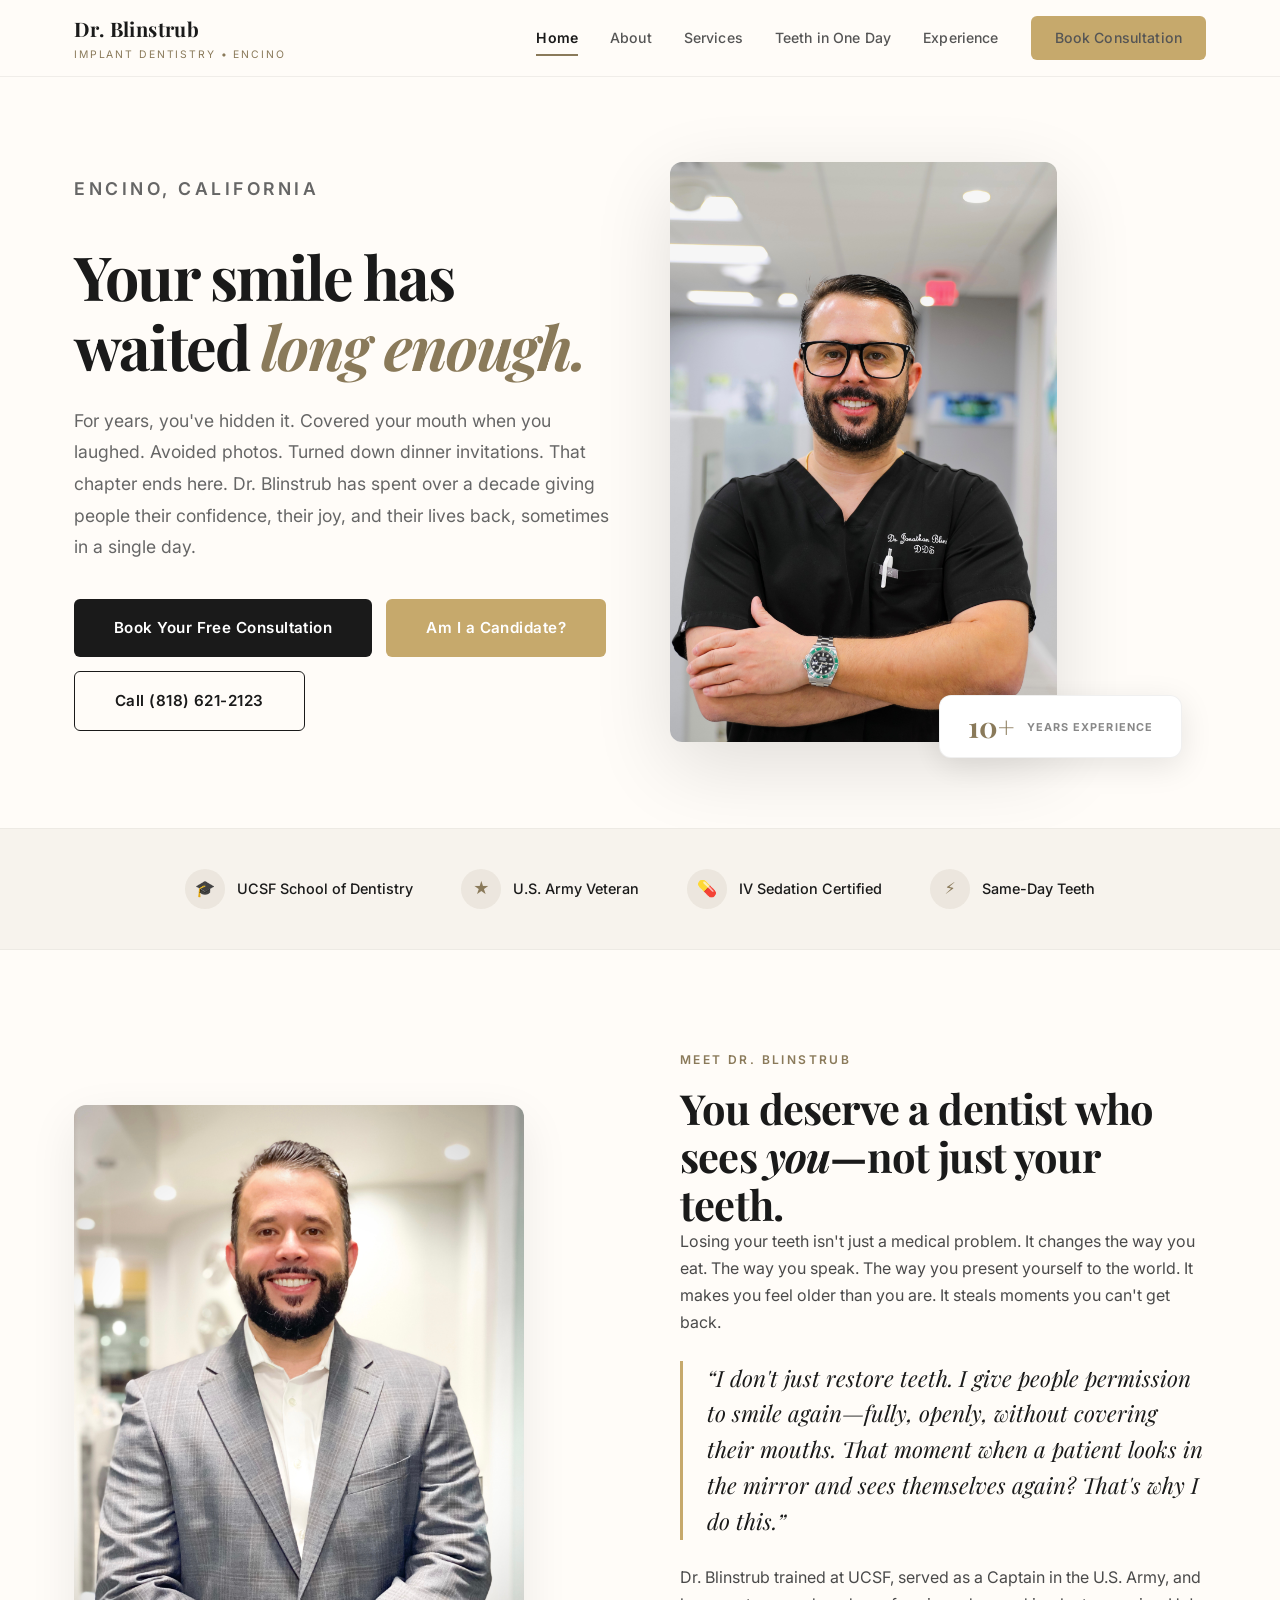
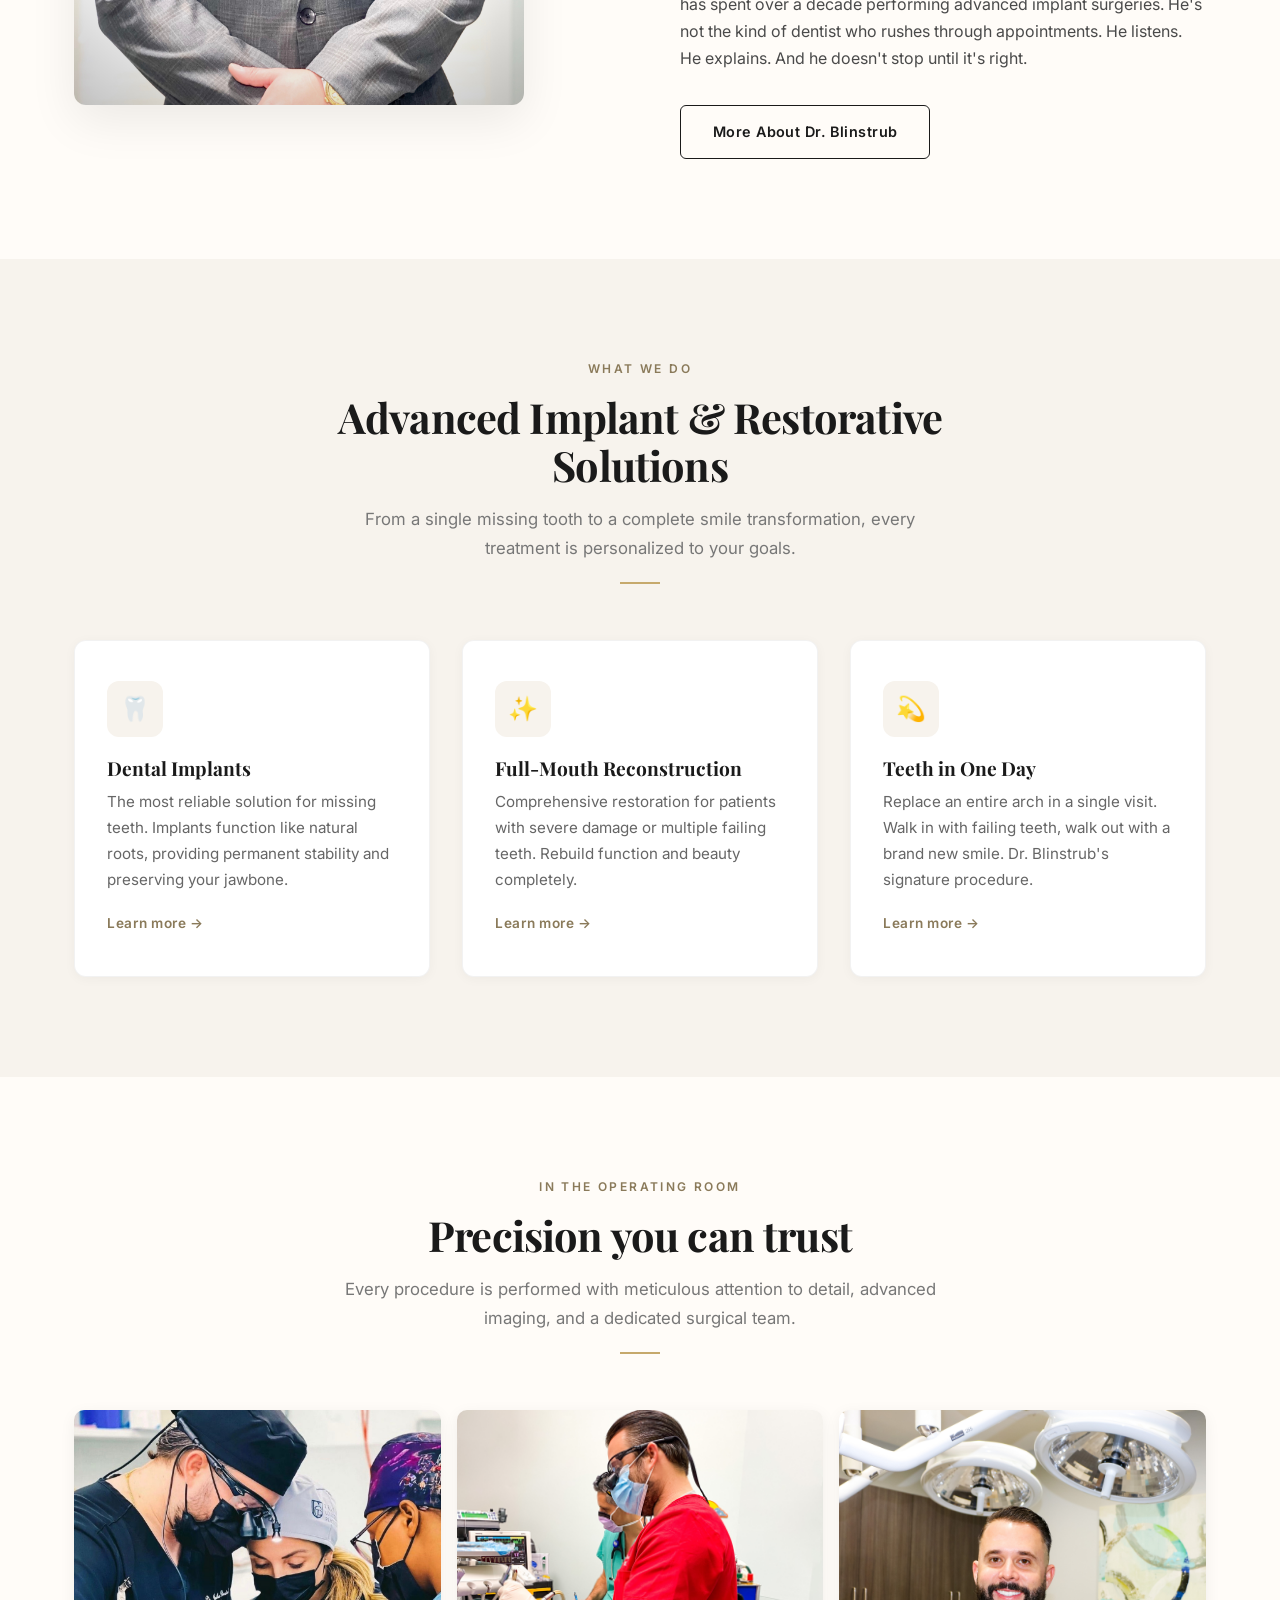
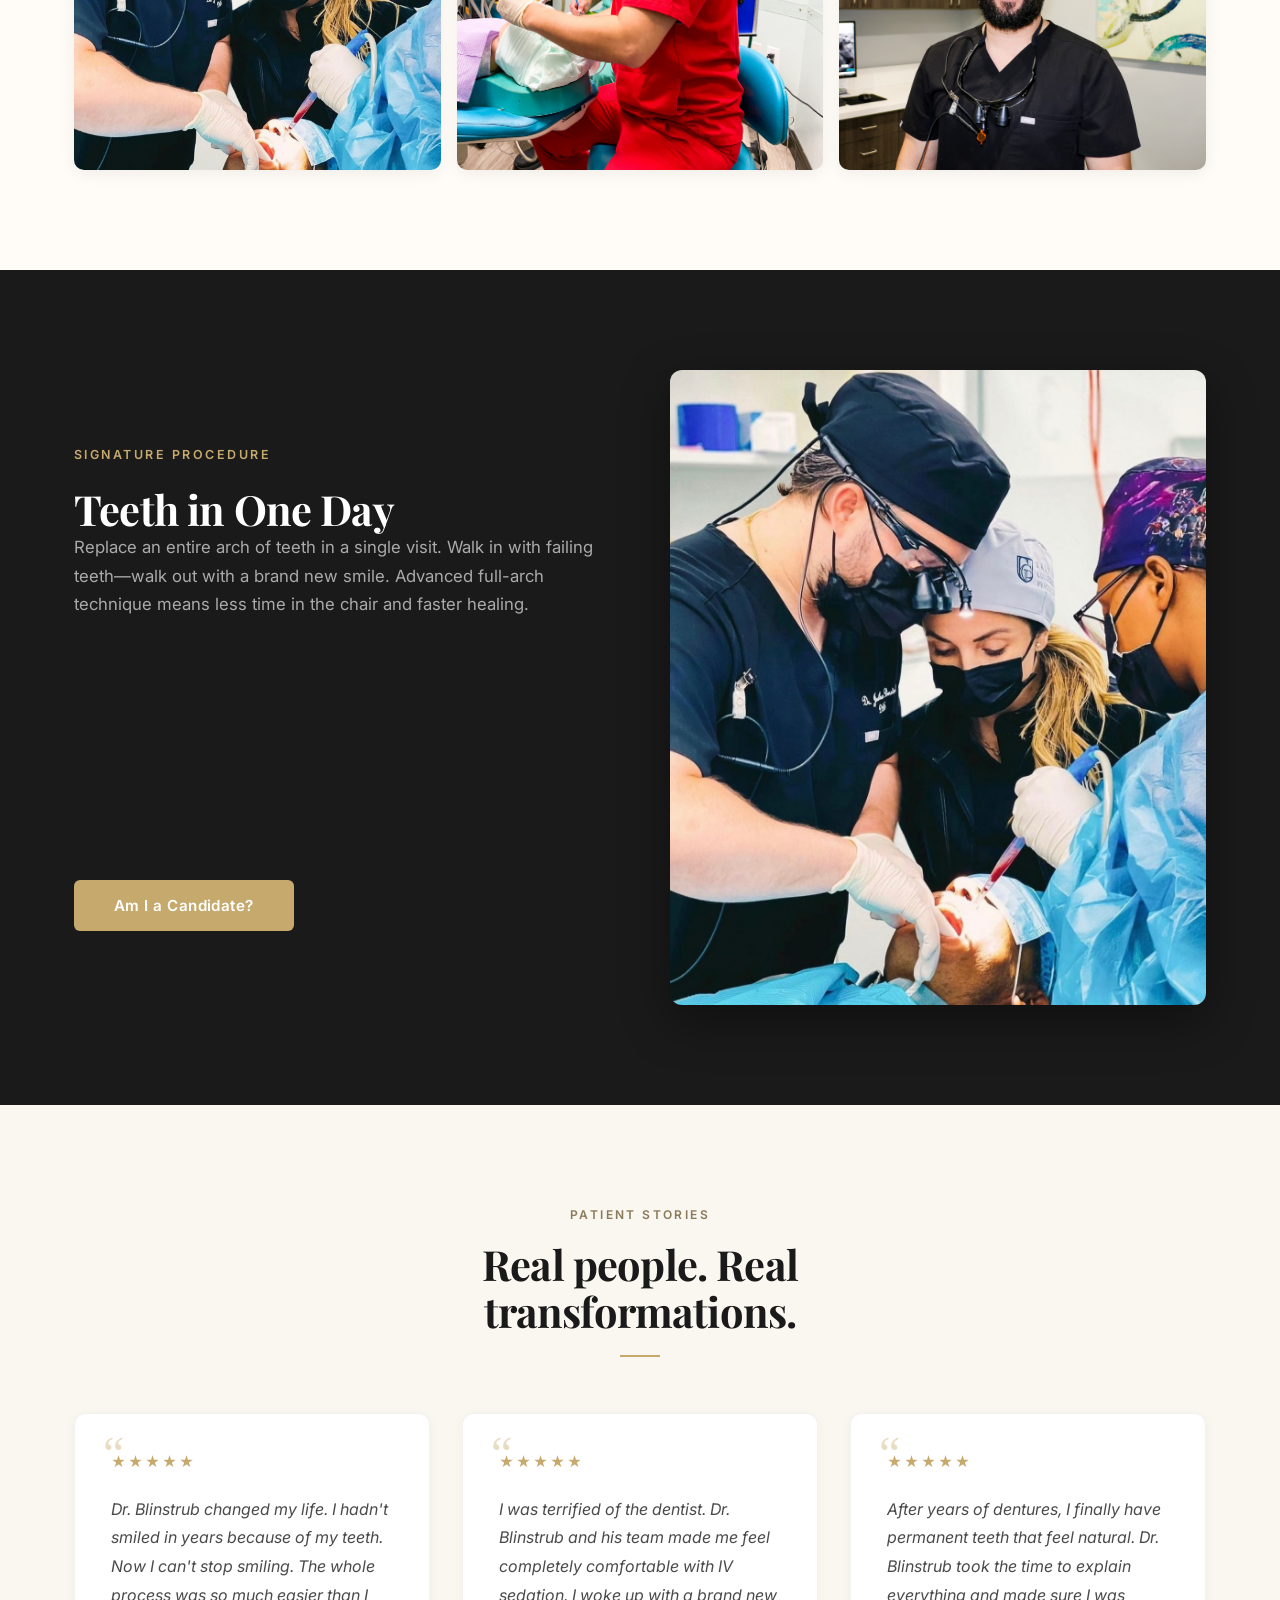
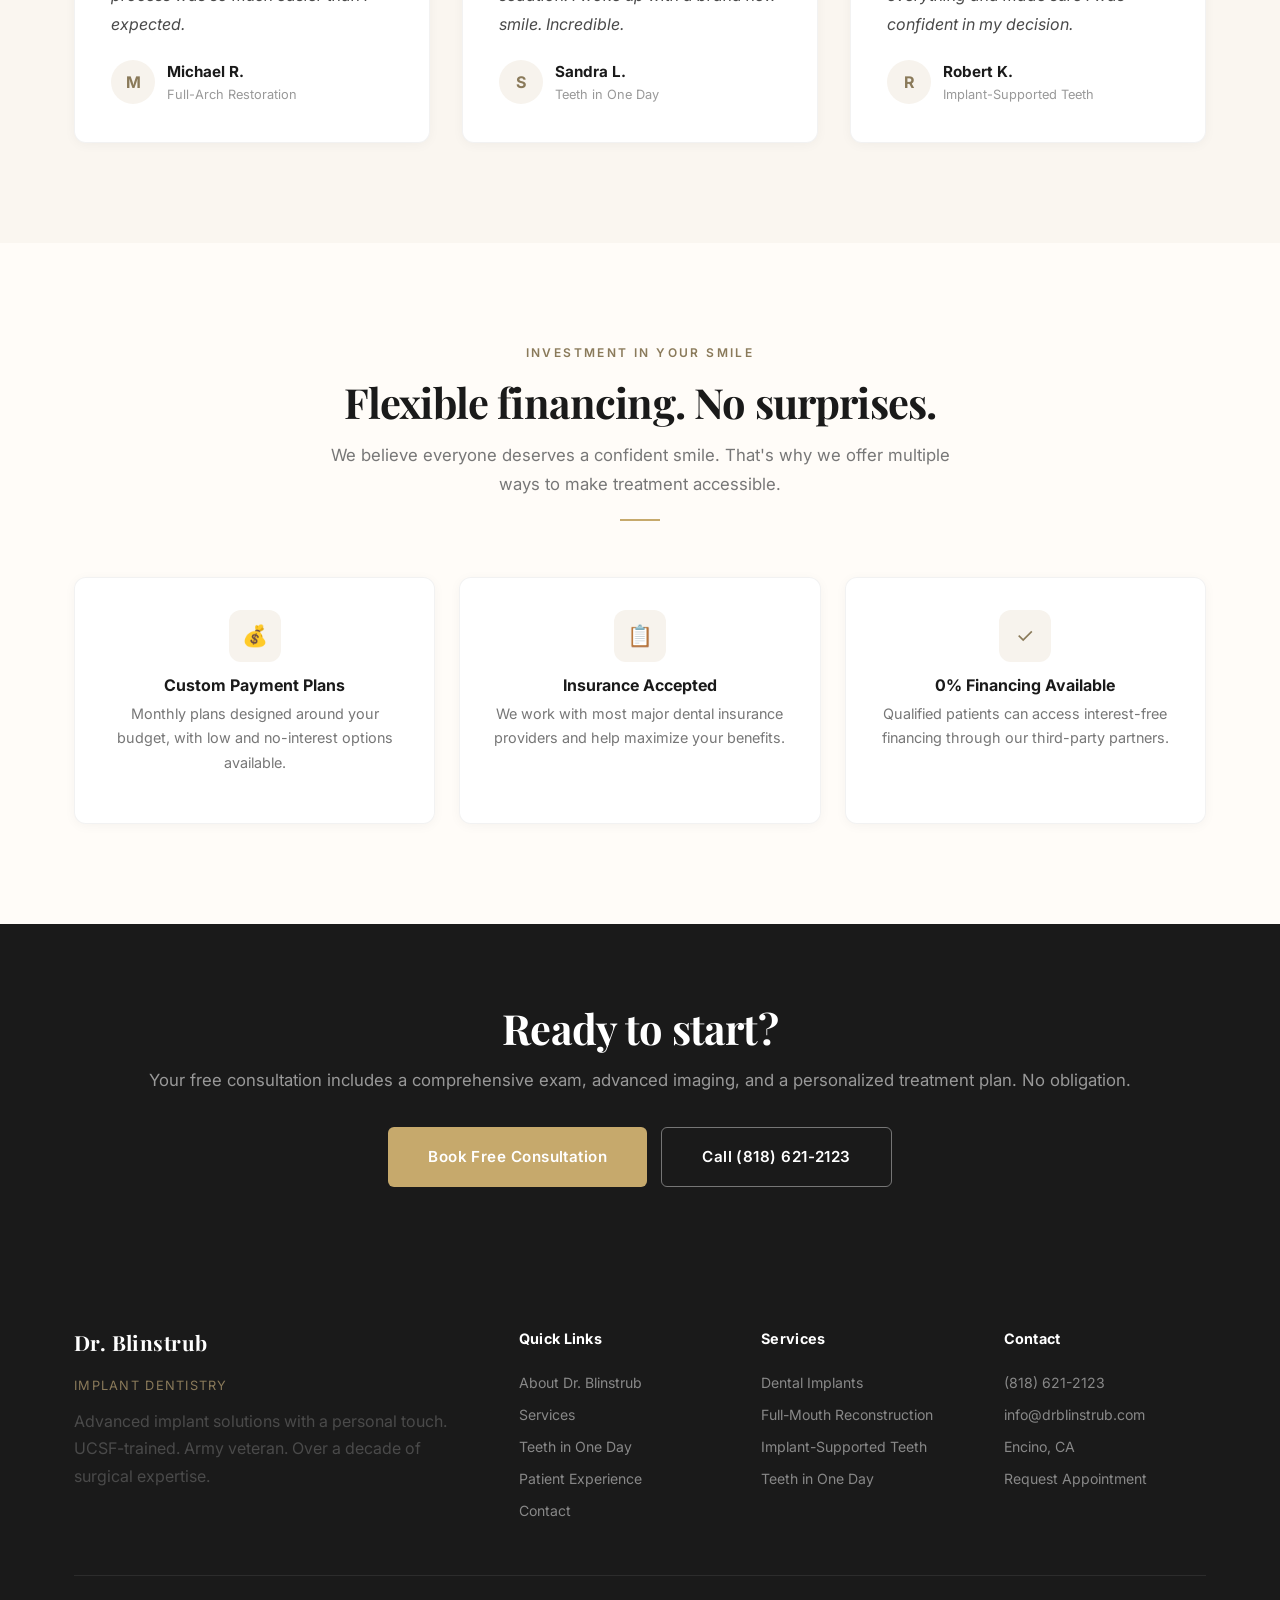
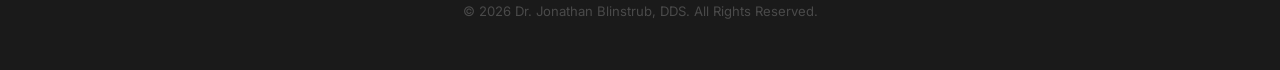
<file: index.html>
<!DOCTYPE html>
<html lang="en">
<head>
  <meta charset="UTF-8">
  <meta name="viewport" content="width=device-width, initial-scale=1.0">
  <title>Dr. Jonathan Blinstrub, DDS | Dental Implants & Full-Mouth Reconstruction | Encino, CA</title>
  <meta name="description" content="Dr. Jonathan Blinstrub specializes in dental implants, Teeth in One Day, and full-mouth reconstruction in Encino, CA. UCSF-trained, Army veteran, IV sedation specialist. Free consultation.">
  <meta name="keywords" content="dental implants encino, teeth in one day, full mouth dental implants, implant dentist encino, full mouth reconstruction los angeles">
  <link rel="icon" href="images/favicon.png" type="image/png">
  <link rel="preconnect" href="https://fonts.googleapis.com">
  <link rel="preconnect" href="https://fonts.gstatic.com" crossorigin>
  <link href="https://fonts.googleapis.com/css2?family=Inter:wght@400;500;600;700&family=Playfair+Display:ital,wght@0,400;0,600;0,700;1,400;1,600&display=swap" rel="stylesheet">
  <link rel="stylesheet" href="css/style.css">
</head>
<body>

<!-- NAVIGATION -->
<nav class="navbar">
  <div class="container">
    <a href="index.html" class="nav-logo">
      <span class="name">Dr. Blinstrub</span>
      <span class="tagline">Implant Dentistry &bull; Encino</span>
    </a>
    <div class="nav-links" id="navLinks">
      <a href="index.html" class="active">Home</a>
      <a href="pages/about.html">About</a>
      <a href="pages/services.html">Services</a>
      <a href="pages/teeth-in-one-day.html">Teeth in One Day</a>
      <a href="pages/patient-experience.html">Experience</a>
      <a href="pages/contact.html" class="btn btn-warm" style="padding:10px 24px;">Book Consultation</a>
    </div>
    <button class="nav-toggle" onclick="document.getElementById('navLinks').classList.toggle('open')">
      <span></span><span></span><span></span>
    </button>
  </div>
</nav>

<!-- HERO -->
<section class="hero">
  <div class="container grid-2">
    <div class="hero-content">
      <p class="hero-eyebrow">Encino, California</p>
      <h1>Your smile has waited <span>long enough.</span></h1>
      <p>For years, you've hidden it. Covered your mouth when you laughed. Avoided photos. Turned down dinner invitations. That chapter ends here. Dr. Blinstrub has spent over a decade giving people their confidence, their joy, and their lives back, sometimes in a single day.</p>
      <div class="hero-ctas">
        <a href="pages/contact.html" class="btn btn-primary btn-lg">Book Your Free Consultation</a>
        <button onclick="openQuiz()" class="btn btn-warm btn-lg">Am I a Candidate?</button>
        <a href="tel:8186212123" class="btn btn-outline-dark btn-lg">Call (818) 621-2123</a>
      </div>
    </div>
    <div class="hero-image">
      <img src="images/dr-portrait-scrubs.jpg" alt="Dr. Jonathan Blinstrub, DDS in his Encino dental office" style="max-height:580px; object-fit:cover; object-position: top;">
      <div class="hero-badge">
        <span class="number">10+</span>
        <span class="label">Years Experience</span>
      </div>
    </div>
  </div>
</section>

<!-- CREDENTIAL STRIP -->
<section class="credential-strip">
  <div class="container">
    <div class="credential-strip-items">
      <div class="credential-strip-item">
        <div class="credential-strip-icon">&#127891;</div>
        <span>UCSF School of Dentistry</span>
      </div>
      <div class="credential-strip-item">
        <div class="credential-strip-icon">&#9733;</div>
        <span>U.S. Army Veteran</span>
      </div>
      <div class="credential-strip-item">
        <div class="credential-strip-icon">&#128138;</div>
        <span>IV Sedation Certified</span>
      </div>
      <div class="credential-strip-item">
        <div class="credential-strip-icon">&#9889;</div>
        <span>Same-Day Teeth</span>
      </div>
    </div>
  </div>
</section>

<!-- MEET THE DOCTOR -->
<section class="section">
  <div class="container intro-block">
    <div>
      <img src="images/dr-portrait-suit.jpg" alt="Dr. Jonathan Blinstrub - professional portrait" style="object-fit:cover; max-height:600px;">
    </div>
    <div>
      <p class="eyebrow">Meet Dr. Blinstrub</p>
      <h2>You deserve a dentist who sees <em>you</em>&mdash;not just your teeth.</h2>
      <p>Losing your teeth isn't just a medical problem. It changes the way you eat. The way you speak. The way you present yourself to the world. It makes you feel older than you are. It steals moments you can't get back.</p>
      <p class="intro-quote">&ldquo;I don't just restore teeth. I give people permission to smile again&mdash;fully, openly, without covering their mouths. That moment when a patient looks in the mirror and sees themselves again? That's why I do this.&rdquo;</p>
      <p>Dr. Blinstrub trained at UCSF, served as a Captain in the U.S. Army, and has spent over a decade performing advanced implant surgeries. He's not the kind of dentist who rushes through appointments. He listens. He explains. And he doesn't stop until it's right.</p>
      <a href="pages/about.html" class="btn btn-outline-dark mt-2">More About Dr. Blinstrub</a>
    </div>
  </div>
</section>

<!-- SERVICES -->
<section class="section section-warm">
  <div class="container">
    <div class="section-header">
      <p class="eyebrow">What We Do</p>
      <h2>Advanced Implant &amp; Restorative Solutions</h2>
      <p>From a single missing tooth to a complete smile transformation, every treatment is personalized to your goals.</p>
      <div class="divider"></div>
    </div>
    <div class="grid-3">
      <div class="service-card">
        <div class="service-icon">&#129463;</div>
        <h3>Dental Implants</h3>
        <p>The most reliable solution for missing teeth. Implants function like natural roots, providing permanent stability and preserving your jawbone.</p>
        <a href="pages/services.html#implant-dentistry" class="learn-more">Learn more &rarr;</a>
      </div>
      <div class="service-card">
        <div class="service-icon">&#10024;</div>
        <h3>Full-Mouth Reconstruction</h3>
        <p>Comprehensive restoration for patients with severe damage or multiple failing teeth. Rebuild function and beauty completely.</p>
        <a href="pages/services.html#full-mouth" class="learn-more">Learn more &rarr;</a>
      </div>
      <div class="service-card">
        <div class="service-icon">&#128171;</div>
        <h3>Teeth in One Day</h3>
        <p>Replace an entire arch in a single visit. Walk in with failing teeth, walk out with a brand new smile. Dr. Blinstrub's signature procedure.</p>
        <a href="pages/teeth-in-one-day.html" class="learn-more">Learn more &rarr;</a>
      </div>
    </div>
  </div>
</section>

<!-- IN THE OR -->
<section class="section">
  <div class="container">
    <div class="section-header">
      <p class="eyebrow">In the Operating Room</p>
      <h2>Precision you can trust</h2>
      <p>Every procedure is performed with meticulous attention to detail, advanced imaging, and a dedicated surgical team.</p>
      <div class="divider"></div>
    </div>
    <div class="photo-grid">
      <img src="images/dr-surgery-team.jpg" alt="Dr. Blinstrub performing implant surgery with his team" style="height:360px;">
      <img src="images/dr-surgery-solo.jpg" alt="Dr. Blinstrub performing dental implant procedure" style="height:360px;">
      <img src="images/dr-office-smile.jpg" alt="Dr. Blinstrub in his modern Encino dental office" style="height:360px;">
    </div>
  </div>
</section>

<!-- TEETH IN ONE DAY CALLOUT -->
<section class="section section-dark">
  <div class="container grid-2">
    <div>
      <p class="hero-eyebrow" style="color:#c6a96c;">Signature Procedure</p>
      <h2 style="color:#fff;">Teeth in One Day</h2>
      <p style="font-size:1.05rem; color:#aaa;">Replace an entire arch of teeth in a single visit. Walk in with failing teeth&mdash;walk out with a brand new smile. Advanced full-arch technique means less time in the chair and faster healing.</p>
      <div class="steps" style="margin-top:32px;">
        <div class="step">
          <div class="step-number" style="background:#c6a96c; color:#1a1a1a;">1</div>
          <h4 style="color:#fff;">Consult</h4>
          <p style="color:#888;">Exam &amp; imaging</p>
        </div>
        <div class="step">
          <div class="step-number" style="background:#c6a96c; color:#1a1a1a;">2</div>
          <h4 style="color:#fff;">Plan</h4>
          <p style="color:#888;">Custom treatment</p>
        </div>
        <div class="step">
          <div class="step-number" style="background:#c6a96c; color:#1a1a1a;">3</div>
          <h4 style="color:#fff;">Implants</h4>
          <p style="color:#888;">Placed same day</p>
        </div>
        <div class="step">
          <div class="step-number" style="background:#c6a96c; color:#1a1a1a;">4</div>
          <h4 style="color:#fff;">Smile</h4>
          <p style="color:#888;">Leave with teeth</p>
        </div>
      </div>
      <button onclick="openQuiz()" class="btn btn-warm btn-lg" style="margin-top:32px;">Am I a Candidate?</button>
    </div>
    <div>
      <img src="images/dr-surgery-team.jpg" alt="Dr. Blinstrub performing Teeth in One Day procedure" style="border-radius:12px; box-shadow: 0 16px 48px rgba(0,0,0,0.4);">
    </div>
  </div>
</section>

<!-- TESTIMONIALS -->
<section class="section section-cream">
  <div class="container">
    <div class="section-header">
      <p class="eyebrow">Patient Stories</p>
      <h2>Real people. Real transformations.</h2>
      <div class="divider"></div>
    </div>
    <div class="grid-3">
      <div class="testimonial-card">
        <div class="stars">&#9733;&#9733;&#9733;&#9733;&#9733;</div>
        <p class="testimonial-text">Dr. Blinstrub changed my life. I hadn't smiled in years because of my teeth. Now I can't stop smiling. The whole process was so much easier than I expected.</p>
        <div class="testimonial-author">
          <div class="testimonial-avatar">M</div>
          <div>
            <div class="testimonial-name">Michael R.</div>
            <div class="testimonial-detail">Full-Arch Restoration</div>
          </div>
        </div>
      </div>
      <div class="testimonial-card">
        <div class="stars">&#9733;&#9733;&#9733;&#9733;&#9733;</div>
        <p class="testimonial-text">I was terrified of the dentist. Dr. Blinstrub and his team made me feel completely comfortable with IV sedation. I woke up with a brand new smile. Incredible.</p>
        <div class="testimonial-author">
          <div class="testimonial-avatar">S</div>
          <div>
            <div class="testimonial-name">Sandra L.</div>
            <div class="testimonial-detail">Teeth in One Day</div>
          </div>
        </div>
      </div>
      <div class="testimonial-card">
        <div class="stars">&#9733;&#9733;&#9733;&#9733;&#9733;</div>
        <p class="testimonial-text">After years of dentures, I finally have permanent teeth that feel natural. Dr. Blinstrub took the time to explain everything and made sure I was confident in my decision.</p>
        <div class="testimonial-author">
          <div class="testimonial-avatar">R</div>
          <div>
            <div class="testimonial-name">Robert K.</div>
            <div class="testimonial-detail">Implant-Supported Teeth</div>
          </div>
        </div>
      </div>
    </div>
  </div>
</section>

<!-- FINANCING -->
<section class="section">
  <div class="container">
    <div class="section-header">
      <p class="eyebrow">Investment in Your Smile</p>
      <h2>Flexible financing. No surprises.</h2>
      <p>We believe everyone deserves a confident smile. That's why we offer multiple ways to make treatment accessible.</p>
      <div class="divider"></div>
    </div>
    <div class="financing-cards">
      <div class="financing-card">
        <div class="financing-icon">&#128176;</div>
        <h4>Custom Payment Plans</h4>
        <p>Monthly plans designed around your budget, with low and no-interest options available.</p>
      </div>
      <div class="financing-card">
        <div class="financing-icon">&#128203;</div>
        <h4>Insurance Accepted</h4>
        <p>We work with most major dental insurance providers and help maximize your benefits.</p>
      </div>
      <div class="financing-card">
        <div class="financing-icon">&#10003;</div>
        <h4>0% Financing Available</h4>
        <p>Qualified patients can access interest-free financing through our third-party partners.</p>
      </div>
    </div>
  </div>
</section>

<!-- CTA BANNER -->
<section class="cta-banner">
  <div class="container">
    <h2>Ready to start?</h2>
    <p>Your free consultation includes a comprehensive exam, advanced imaging, and a personalized treatment plan. No obligation.</p>
    <div style="display:flex; gap:14px; justify-content:center; flex-wrap:wrap;">
      <a href="pages/contact.html" class="btn btn-warm btn-lg">Book Free Consultation</a>
      <a href="tel:8186212123" class="btn btn-outline-light btn-lg">Call (818) 621-2123</a>
    </div>
  </div>
</section>

<!-- FOOTER -->
<footer class="footer">
  <div class="container">
    <div class="footer-grid">
      <div class="footer-brand">
        <h4 style="font-family:'Playfair Display',serif; font-size:1.3rem;">Dr. Blinstrub</h4>
        <p class="tagline">Implant Dentistry</p>
        <p>Advanced implant solutions with a personal touch. UCSF-trained. Army veteran. Over a decade of surgical expertise.</p>
      </div>
      <div>
        <h4>Quick Links</h4>
        <div class="footer-links">
          <a href="pages/about.html">About Dr. Blinstrub</a>
          <a href="pages/services.html">Services</a>
          <a href="pages/teeth-in-one-day.html">Teeth in One Day</a>
          <a href="pages/patient-experience.html">Patient Experience</a>
          <a href="pages/contact.html">Contact</a>
        </div>
      </div>
      <div>
        <h4>Services</h4>
        <div class="footer-links">
          <a href="pages/services.html#implant-dentistry">Dental Implants</a>
          <a href="pages/services.html#full-mouth">Full-Mouth Reconstruction</a>
          <a href="pages/services.html#implant-supported">Implant-Supported Teeth</a>
          <a href="pages/teeth-in-one-day.html">Teeth in One Day</a>
        </div>
      </div>
      <div>
        <h4>Contact</h4>
        <div class="footer-links">
          <a href="tel:8186212123">(818) 621-2123</a>
          <a href="mailto:info@drblinstrub.com">info@drblinstrub.com</a>
          <span style="display:block; padding:4px 0; color:#888; font-size:0.88rem;">Encino, CA</span>
          <a href="pages/contact.html">Request Appointment</a>
        </div>
      </div>
    </div>
    <div class="footer-bottom">
      <p>&copy; 2026 Dr. Jonathan Blinstrub, DDS. All Rights Reserved.</p>
    </div>
  </div>
</footer>

<!-- STICKY MOBILE CTA -->
<div class="sticky-cta">
  <a href="pages/contact.html" class="btn btn-warm" style="width:100%;">Book Free Consultation &mdash; (818) 621-2123</a>
</div>

<!-- CANDIDACY QUIZ MODAL -->
<div class="quiz-overlay" id="quizOverlay" onclick="if(event.target===this)closeQuiz()">
  <div class="quiz-modal">
    <button class="quiz-close" onclick="closeQuiz()">&times;</button>
    <div class="quiz-header">
      <p class="eyebrow">Free Pre-Screening</p>
      <h3>Am I a Candidate?</h3>
    </div>
    <div class="quiz-progress">
      <div class="quiz-progress-bar"><div class="quiz-progress-fill" id="quizProgress"></div></div>
      <div class="quiz-progress-text" id="quizStep">Question 1 of 6</div>
    </div>
    <div class="quiz-body" id="quizBody">

      <!-- Q1 -->
      <div class="quiz-question active" data-step="1">
        <h4>What best describes your current situation?</h4>
        <div class="quiz-options">
          <div class="quiz-option" onclick="selectOption(this)"><span class="quiz-option-check">&#10003;</span>Missing one or more teeth</div>
          <div class="quiz-option" onclick="selectOption(this)"><span class="quiz-option-check">&#10003;</span>Failing or broken teeth</div>
          <div class="quiz-option" onclick="selectOption(this)"><span class="quiz-option-check">&#10003;</span>Uncomfortable or loose dentures</div>
          <div class="quiz-option" onclick="selectOption(this)"><span class="quiz-option-check">&#10003;</span>Multiple dental issues</div>
        </div>
      </div>

      <!-- Q2 -->
      <div class="quiz-question" data-step="2">
        <h4>How many teeth are affected?</h4>
        <div class="quiz-options">
          <div class="quiz-option" onclick="selectOption(this)"><span class="quiz-option-check">&#10003;</span>A few teeth (1&ndash;5)</div>
          <div class="quiz-option" onclick="selectOption(this)"><span class="quiz-option-check">&#10003;</span>Most of my teeth</div>
          <div class="quiz-option" onclick="selectOption(this)"><span class="quiz-option-check">&#10003;</span>All or nearly all</div>
          <div class="quiz-option" onclick="selectOption(this)"><span class="quiz-option-check">&#10003;</span>I&rsquo;m not sure</div>
        </div>
      </div>

      <!-- Q3 -->
      <div class="quiz-question" data-step="3">
        <h4>Are you experiencing any of these? <span style="font-weight:400; font-size:0.85rem; color:#999;">(Select all that apply)</span></h4>
        <div class="quiz-options">
          <div class="quiz-option quiz-option-multi" onclick="toggleMulti(this)"><span class="quiz-option-check">&#10003;</span>Difficulty eating or chewing</div>
          <div class="quiz-option quiz-option-multi" onclick="toggleMulti(this)"><span class="quiz-option-check">&#10003;</span>Pain or discomfort</div>
          <div class="quiz-option quiz-option-multi" onclick="toggleMulti(this)"><span class="quiz-option-check">&#10003;</span>Self-consciousness about my smile</div>
          <div class="quiz-option quiz-option-multi" onclick="toggleMulti(this)"><span class="quiz-option-check">&#10003;</span>Trouble speaking clearly</div>
        </div>
        <div class="quiz-nav">
          <button class="quiz-back" onclick="prevStep()">&larr; Back</button>
          <button class="quiz-next" onclick="nextStep()">Continue</button>
        </div>
      </div>

      <!-- Q4 -->
      <div class="quiz-question" data-step="4">
        <h4>Have you been told you&rsquo;re not a candidate for implants?</h4>
        <div class="quiz-options">
          <div class="quiz-option" onclick="selectOption(this)"><span class="quiz-option-check">&#10003;</span>Yes, by another dentist</div>
          <div class="quiz-option" onclick="selectOption(this)"><span class="quiz-option-check">&#10003;</span>No</div>
          <div class="quiz-option" onclick="selectOption(this)"><span class="quiz-option-check">&#10003;</span>I haven&rsquo;t consulted anyone yet</div>
        </div>
      </div>

      <!-- Q5 -->
      <div class="quiz-question" data-step="5">
        <h4>What&rsquo;s most important to you in treatment?</h4>
        <div class="quiz-options">
          <div class="quiz-option" onclick="selectOption(this)"><span class="quiz-option-check">&#10003;</span>Getting it done as quickly as possible</div>
          <div class="quiz-option" onclick="selectOption(this)"><span class="quiz-option-check">&#10003;</span>Long-term durability</div>
          <div class="quiz-option" onclick="selectOption(this)"><span class="quiz-option-check">&#10003;</span>Comfort during the procedure</div>
          <div class="quiz-option" onclick="selectOption(this)"><span class="quiz-option-check">&#10003;</span>Natural-looking results</div>
        </div>
      </div>

      <!-- Q6 -->
      <div class="quiz-question" data-step="6">
        <h4>How soon are you looking to move forward?</h4>
        <div class="quiz-options">
          <div class="quiz-option" onclick="selectOption(this)"><span class="quiz-option-check">&#10003;</span>As soon as possible</div>
          <div class="quiz-option" onclick="selectOption(this)"><span class="quiz-option-check">&#10003;</span>Within the next few months</div>
          <div class="quiz-option" onclick="selectOption(this)"><span class="quiz-option-check">&#10003;</span>Just exploring my options</div>
        </div>
      </div>

      <!-- RESULTS -->
      <div class="quiz-question" data-step="result">
        <div class="quiz-result">
          <div class="quiz-result-icon">&#10003;</div>
          <h3>Great news &mdash; you may be an excellent candidate!</h3>
          <p>Based on your answers, you could be a strong candidate for advanced implant treatment with Dr. Blinstrub. The best next step is a free, no-obligation consultation where he can evaluate your specific situation.</p>
          <div class="quiz-result-summary">
            <h5>Your Profile</h5>
            <ul id="quizSummary"></ul>
          </div>
          <form class="quiz-result-form" onsubmit="handleQuizSubmit(event)">
            <div class="form-group"><label for="quizName">Name *</label><input type="text" id="quizName" name="name" required placeholder="Your full name"></div>
            <div class="form-group"><label for="quizEmail">Email *</label><input type="email" id="quizEmail" name="email" required placeholder="you@email.com"></div>
            <div class="form-group"><label for="quizPhone">Phone *</label><input type="tel" id="quizPhone" name="phone" required placeholder="(555) 123-4567"></div>
            <button type="submit" class="btn btn-primary btn-lg" style="width:100%; margin-top:8px;">Book Your Free Consultation</button>
            <p style="margin-top:10px; font-size:0.8rem; color:#999; text-align:center;">Or call: <a href="tel:8186212123" style="color:#8a7a5a; font-weight:600;">(818) 621-2123</a></p>
          </form>
        </div>
      </div>

    </div>
  </div>
</div>

<script>
let quizCurrent = 1;
const quizTotal = 6;
const quizAnswers = {};

function openQuiz() {
  quizCurrent = 1;
  document.querySelectorAll('.quiz-option').forEach(o => o.classList.remove('selected'));
  showStep(1);
  document.getElementById('quizOverlay').classList.add('active');
  document.body.style.overflow = 'hidden';
}
function closeQuiz() {
  document.getElementById('quizOverlay').classList.remove('active');
  document.body.style.overflow = '';
}
function showStep(step) {
  document.querySelectorAll('.quiz-question').forEach(q => q.classList.remove('active'));
  const target = step === 'result' ? '[data-step="result"]' : '[data-step="' + step + '"]';
  document.querySelector(target).classList.add('active');
  if (step === 'result') {
    document.getElementById('quizProgress').style.width = '100%';
    document.getElementById('quizStep').textContent = 'Complete!';
    buildSummary();
  } else {
    document.getElementById('quizProgress').style.width = ((step - 1) / quizTotal * 100) + '%';
    document.getElementById('quizStep').textContent = 'Question ' + step + ' of ' + quizTotal;
  }
}
function selectOption(el) {
  const q = el.closest('.quiz-question');
  q.querySelectorAll('.quiz-option').forEach(o => o.classList.remove('selected'));
  el.classList.add('selected');
  quizAnswers[q.dataset.step] = el.textContent.trim();
  setTimeout(() => { nextStep(); }, 350);
}
function toggleMulti(el) {
  el.classList.toggle('selected');
}
function nextStep() {
  if (quizCurrent >= quizTotal) {
    const q3 = document.querySelector('[data-step="3"]');
    const selected = q3.querySelectorAll('.quiz-option.selected');
    quizAnswers['3'] = Array.from(selected).map(o => o.textContent.trim()).join(', ') || 'None selected';
    showStep('result');
    return;
  }
  quizCurrent++;
  showStep(quizCurrent);
}
function prevStep() {
  if (quizCurrent > 1) { quizCurrent--; showStep(quizCurrent); }
}
function buildSummary() {
  const list = document.getElementById('quizSummary');
  list.innerHTML = '';
  const labels = {
    '1': 'Situation', '2': 'Teeth affected',
    '4': 'Previous consultation', '5': 'Priority', '6': 'Timeline'
  };
  for (const [k, v] of Object.entries(quizAnswers)) {
    if (labels[k] && v) {
      const li = document.createElement('li');
      li.textContent = labels[k] + ': ' + v;
      list.appendChild(li);
    }
  }
}
function handleQuizSubmit(e) {
  e.preventDefault();
  const btn = e.target.querySelector('button[type="submit"]');
  btn.textContent = 'Submitted! We\'ll be in touch.';
  btn.style.background = '#2a7d5a';
  btn.disabled = true;
  // In production, POST to backend/Formspree/Netlify Forms
  setTimeout(() => { closeQuiz(); btn.textContent = 'Book Your Free Consultation'; btn.style.background = ''; btn.disabled = false; e.target.reset(); }, 3000);
}
document.addEventListener('keydown', function(e) { if (e.key === 'Escape') closeQuiz(); });
</script>

<script>
const observer = new IntersectionObserver((entries) => {
  entries.forEach(entry => {
    if (entry.isIntersecting) {
      entry.target.classList.add('animate');
      observer.unobserve(entry.target);
    }
  });
}, { threshold: 0.1 });
document.querySelectorAll('.service-card, .testimonial-card, .financing-card, .step, .photo-grid img').forEach(el => {
  el.style.opacity = '0';
  observer.observe(el);
});
window.addEventListener('scroll', () => {
  const nav = document.querySelector('.navbar');
  nav.style.boxShadow = window.scrollY > 50 ? '0 2px 20px rgba(0,0,0,0.06)' : 'none';
});
</script>

</body>
</html>
</file>
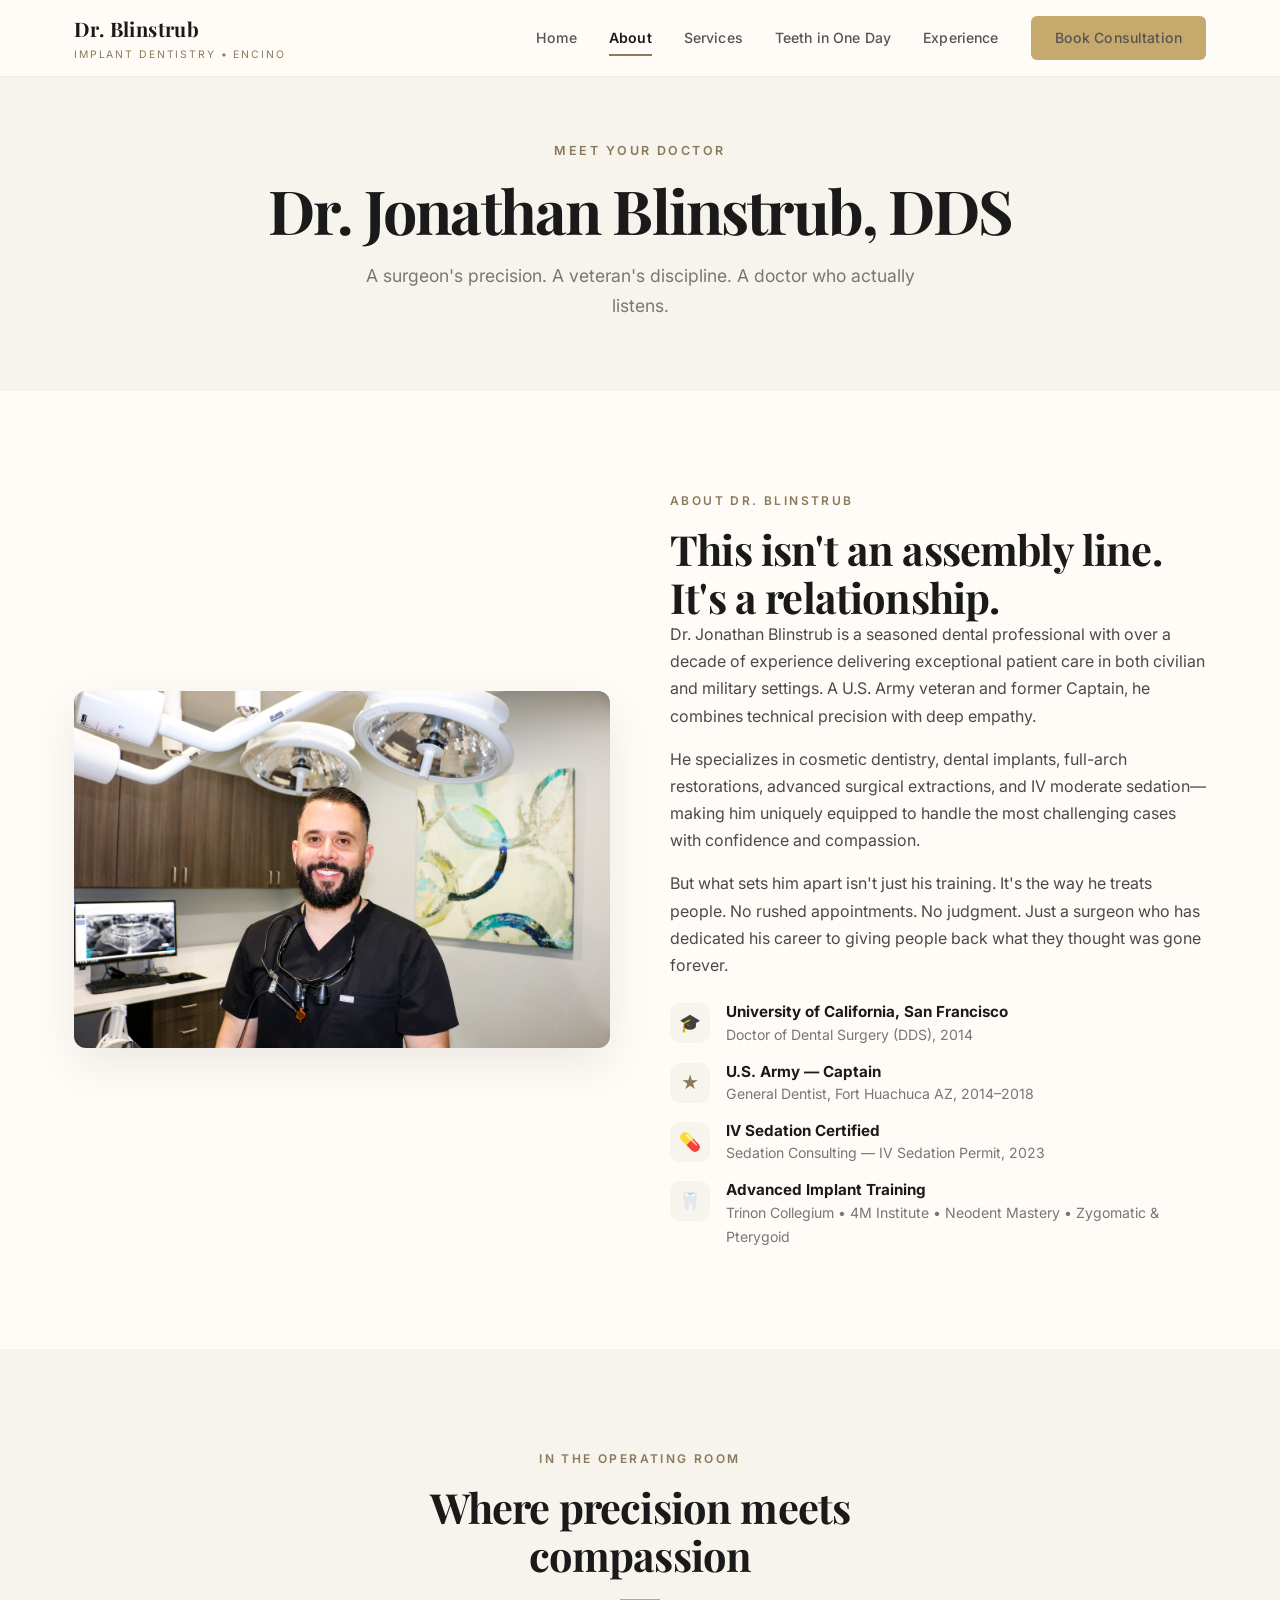
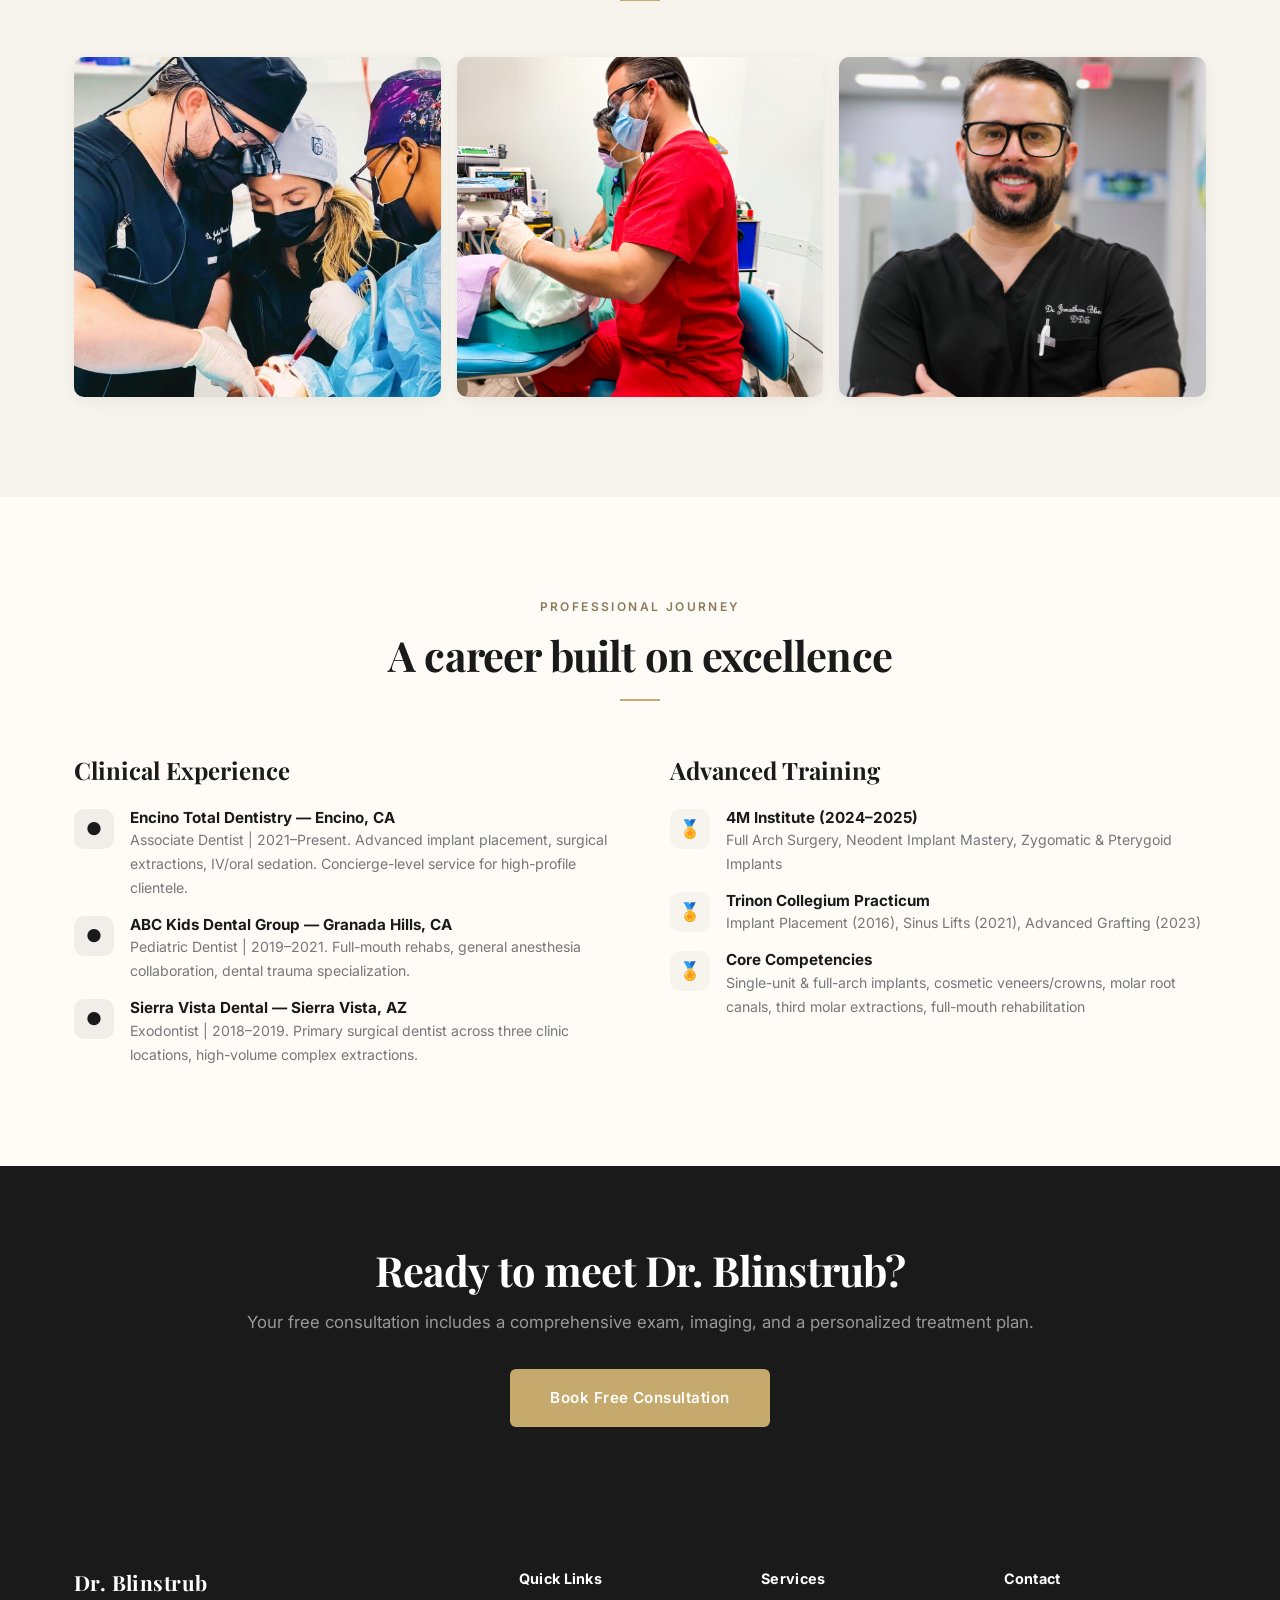
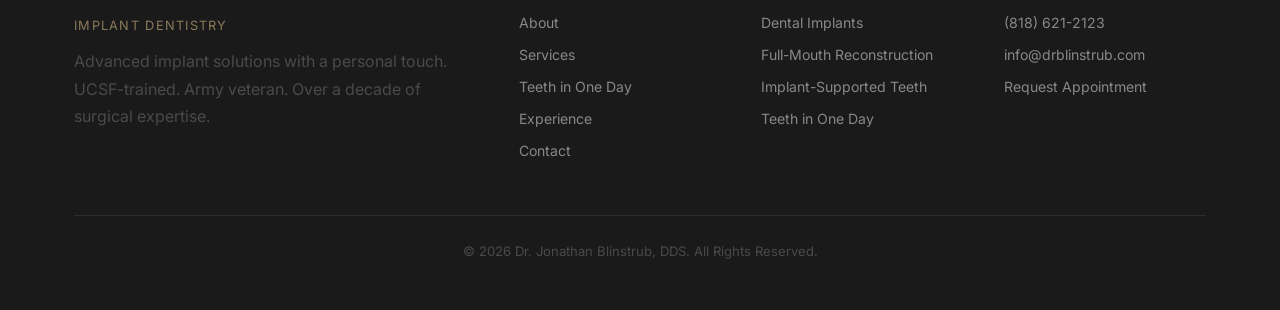
<file: pages/about.html>
<!DOCTYPE html>
<html lang="en">
<head>
  <meta charset="UTF-8">
  <meta name="viewport" content="width=device-width, initial-scale=1.0">
  <title>About Dr. Jonathan Blinstrub | UCSF-Trained Implant Dentist | Encino, CA</title>
  <meta name="description" content="Dr. Jonathan Blinstrub, DDS - UCSF graduate, U.S. Army veteran, and IV sedation specialist with over a decade of experience in dental implants and full-mouth reconstruction in Encino, CA.">
  <link rel="icon" href="../images/favicon.png" type="image/png">
  <link rel="preconnect" href="https://fonts.googleapis.com">
  <link rel="preconnect" href="https://fonts.gstatic.com" crossorigin>
  <link href="https://fonts.googleapis.com/css2?family=Inter:wght@400;500;600;700&family=Playfair+Display:ital,wght@0,400;0,600;0,700;1,400;1,600&display=swap" rel="stylesheet">
  <link rel="stylesheet" href="../css/style.css">
</head>
<body>

<nav class="navbar">
  <div class="container">
    <a href="../index.html" class="nav-logo">
      <span class="name">Dr. Blinstrub</span>
      <span class="tagline">Implant Dentistry &bull; Encino</span>
    </a>
    <div class="nav-links" id="navLinks">
      <a href="../index.html">Home</a>
      <a href="about.html" class="active">About</a>
      <a href="services.html">Services</a>
      <a href="teeth-in-one-day.html">Teeth in One Day</a>
      <a href="patient-experience.html">Experience</a>
      <a href="contact.html" class="btn btn-gold" style="padding:10px 24px;">Book Consultation</a>
    </div>
    <button class="nav-toggle" onclick="document.getElementById('navLinks').classList.toggle('open')">
      <span></span><span></span><span></span>
    </button>
  </div>
</nav>

<section class="page-hero">
  <div class="container">
    <p class="eyebrow">Meet Your Doctor</p>
    <h1>Dr. Jonathan Blinstrub, DDS</h1>
    <p>A surgeon's precision. A veteran's discipline. A doctor who actually listens.</p>
  </div>
</section>

<section class="section">
  <div class="container grid-2">
    <div class="about-image">
      <img src="../images/dr-office-smile.jpg" alt="Dr. Jonathan Blinstrub in his Encino dental office">
    </div>
    <div>
      <p class="eyebrow">About Dr. Blinstrub</p>
      <h2>This isn't an assembly line. It's a relationship.</h2>
      <p>Dr. Jonathan Blinstrub is a seasoned dental professional with over a decade of experience delivering exceptional patient care in both civilian and military settings. A U.S. Army veteran and former Captain, he combines technical precision with deep empathy.</p>
      <p>He specializes in cosmetic dentistry, dental implants, full-arch restorations, advanced surgical extractions, and IV moderate sedation&mdash;making him uniquely equipped to handle the most challenging cases with confidence and compassion.</p>
      <p>But what sets him apart isn't just his training. It's the way he treats people. No rushed appointments. No judgment. Just a surgeon who has dedicated his career to giving people back what they thought was gone forever.</p>

      <div class="credential-list">
        <div class="credential">
          <div class="credential-icon">&#127891;</div>
          <div>
            <h4>University of California, San Francisco</h4>
            <p>Doctor of Dental Surgery (DDS), 2014</p>
          </div>
        </div>
        <div class="credential">
          <div class="credential-icon">&#9733;</div>
          <div>
            <h4>U.S. Army &mdash; Captain</h4>
            <p>General Dentist, Fort Huachuca AZ, 2014&ndash;2018</p>
          </div>
        </div>
        <div class="credential">
          <div class="credential-icon">&#128138;</div>
          <div>
            <h4>IV Sedation Certified</h4>
            <p>Sedation Consulting &mdash; IV Sedation Permit, 2023</p>
          </div>
        </div>
        <div class="credential">
          <div class="credential-icon">&#129463;</div>
          <div>
            <h4>Advanced Implant Training</h4>
            <p>Trinon Collegium &bull; 4M Institute &bull; Neodent Mastery &bull; Zygomatic &amp; Pterygoid</p>
          </div>
        </div>
      </div>
    </div>
  </div>
</section>

<!-- IN ACTION -->
<section class="section section-warm">
  <div class="container">
    <div class="section-header">
      <p class="eyebrow">In the Operating Room</p>
      <h2>Where precision meets compassion</h2>
      <div class="divider"></div>
    </div>
    <div class="photo-grid">
      <img src="../images/dr-surgery-team.jpg" alt="Dr. Blinstrub performing surgery with his team" style="height:340px;">
      <img src="../images/dr-surgery-solo.jpg" alt="Dr. Blinstrub performing implant procedure" style="height:340px;">
      <img src="../images/dr-portrait-scrubs.jpg" alt="Dr. Blinstrub portrait" style="height:340px;">
    </div>
  </div>
</section>

<!-- EXPERIENCE TIMELINE -->
<section class="section">
  <div class="container">
    <div class="section-header">
      <p class="eyebrow">Professional Journey</p>
      <h2>A career built on excellence</h2>
      <div class="divider"></div>
    </div>
    <div class="grid-2" style="gap:60px; align-items:start;">
      <div>
        <h3 style="margin-bottom:24px;">Clinical Experience</h3>
        <div class="credential-list">
          <div class="credential">
            <div class="credential-icon" style="background:rgba(26,26,26,0.06); color:#1a1a1a;">&#9679;</div>
            <div>
              <h4>Encino Total Dentistry &mdash; Encino, CA</h4>
              <p>Associate Dentist | 2021&ndash;Present. Advanced implant placement, surgical extractions, IV/oral sedation. Concierge-level service for high-profile clientele.</p>
            </div>
          </div>
          <div class="credential">
            <div class="credential-icon" style="background:rgba(26,26,26,0.06); color:#1a1a1a;">&#9679;</div>
            <div>
              <h4>ABC Kids Dental Group &mdash; Granada Hills, CA</h4>
              <p>Pediatric Dentist | 2019&ndash;2021. Full-mouth rehabs, general anesthesia collaboration, dental trauma specialization.</p>
            </div>
          </div>
          <div class="credential">
            <div class="credential-icon" style="background:rgba(26,26,26,0.06); color:#1a1a1a;">&#9679;</div>
            <div>
              <h4>Sierra Vista Dental &mdash; Sierra Vista, AZ</h4>
              <p>Exodontist | 2018&ndash;2019. Primary surgical dentist across three clinic locations, high-volume complex extractions.</p>
            </div>
          </div>
        </div>
      </div>
      <div>
        <h3 style="margin-bottom:24px;">Advanced Training</h3>
        <div class="credential-list">
          <div class="credential">
            <div class="credential-icon">&#127941;</div>
            <div>
              <h4>4M Institute (2024&ndash;2025)</h4>
              <p>Full Arch Surgery, Neodent Implant Mastery, Zygomatic &amp; Pterygoid Implants</p>
            </div>
          </div>
          <div class="credential">
            <div class="credential-icon">&#127941;</div>
            <div>
              <h4>Trinon Collegium Practicum</h4>
              <p>Implant Placement (2016), Sinus Lifts (2021), Advanced Grafting (2023)</p>
            </div>
          </div>
          <div class="credential">
            <div class="credential-icon">&#127941;</div>
            <div>
              <h4>Core Competencies</h4>
              <p>Single-unit &amp; full-arch implants, cosmetic veneers/crowns, molar root canals, third molar extractions, full-mouth rehabilitation</p>
            </div>
          </div>
        </div>
      </div>
    </div>
  </div>
</section>

<section class="cta-banner">
  <div class="container">
    <h2>Ready to meet Dr. Blinstrub?</h2>
    <p>Your free consultation includes a comprehensive exam, imaging, and a personalized treatment plan.</p>
    <a href="contact.html" class="btn btn-warm btn-lg">Book Free Consultation</a>
  </div>
</section>

<footer class="footer">
  <div class="container">
    <div class="footer-grid">
      <div class="footer-brand">
        <h4 style="font-family:'Playfair Display',serif; font-size:1.3rem;">Dr. Blinstrub</h4>
        <p class="tagline">Implant Dentistry</p>
        <p>Advanced implant solutions with a personal touch. UCSF-trained. Army veteran. Over a decade of surgical expertise.</p>
      </div>
      <div>
        <h4>Quick Links</h4>
        <div class="footer-links">
          <a href="about.html">About</a>
          <a href="services.html">Services</a>
          <a href="teeth-in-one-day.html">Teeth in One Day</a>
          <a href="patient-experience.html">Experience</a>
          <a href="contact.html">Contact</a>
        </div>
      </div>
      <div>
        <h4>Services</h4>
        <div class="footer-links">
          <a href="services.html#implant-dentistry">Dental Implants</a>
          <a href="services.html#full-mouth">Full-Mouth Reconstruction</a>
          <a href="services.html#implant-supported">Implant-Supported Teeth</a>
          <a href="teeth-in-one-day.html">Teeth in One Day</a>
        </div>
      </div>
      <div>
        <h4>Contact</h4>
        <div class="footer-links">
          <a href="tel:8186212123">(818) 621-2123</a>
          <a href="mailto:info@drblinstrub.com">info@drblinstrub.com</a>
          <a href="contact.html">Request Appointment</a>
        </div>
      </div>
    </div>
    <div class="footer-bottom">
      <p>&copy; 2026 Dr. Jonathan Blinstrub, DDS. All Rights Reserved.</p>
    </div>
  </div>
</footer>

<div class="sticky-cta">
  <a href="contact.html" class="btn btn-warm" style="width:100%;">Book Consultation &mdash; (818) 621-2123</a>
</div>

</body>
</html>
</file>
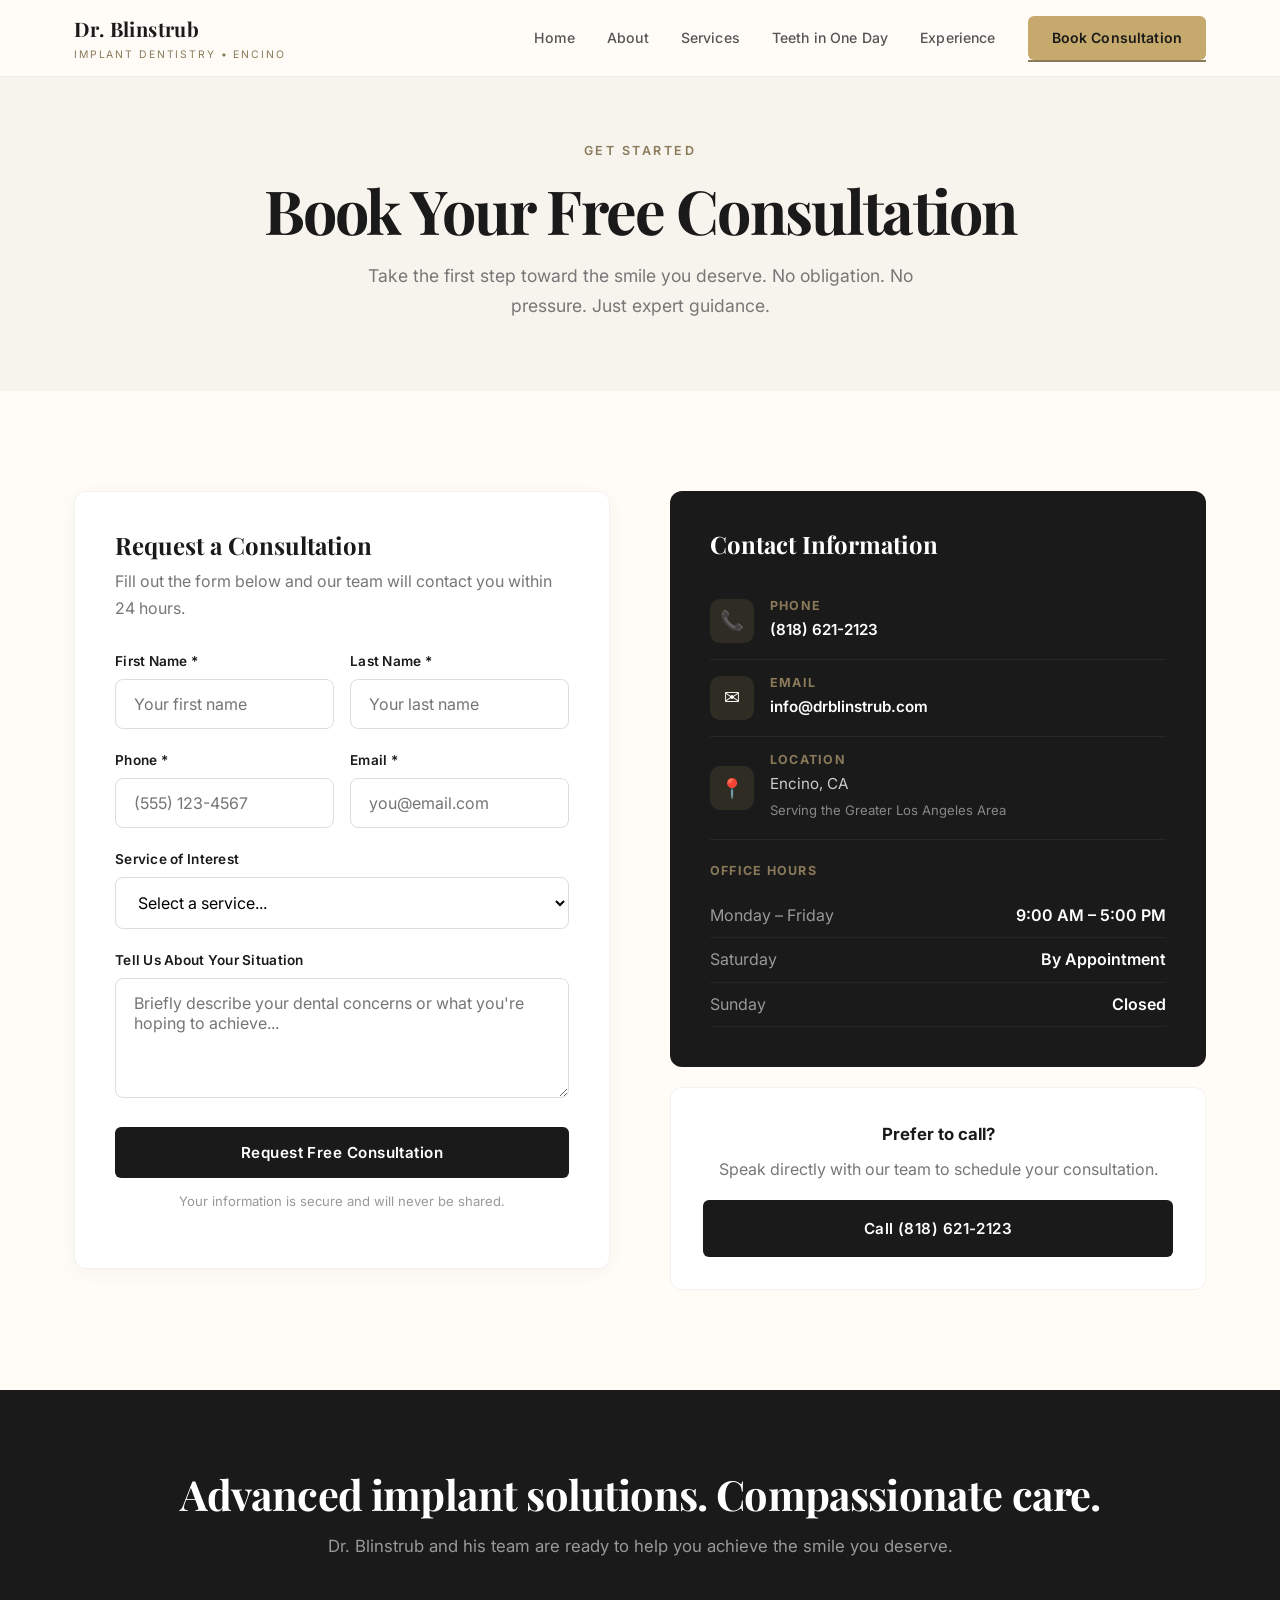
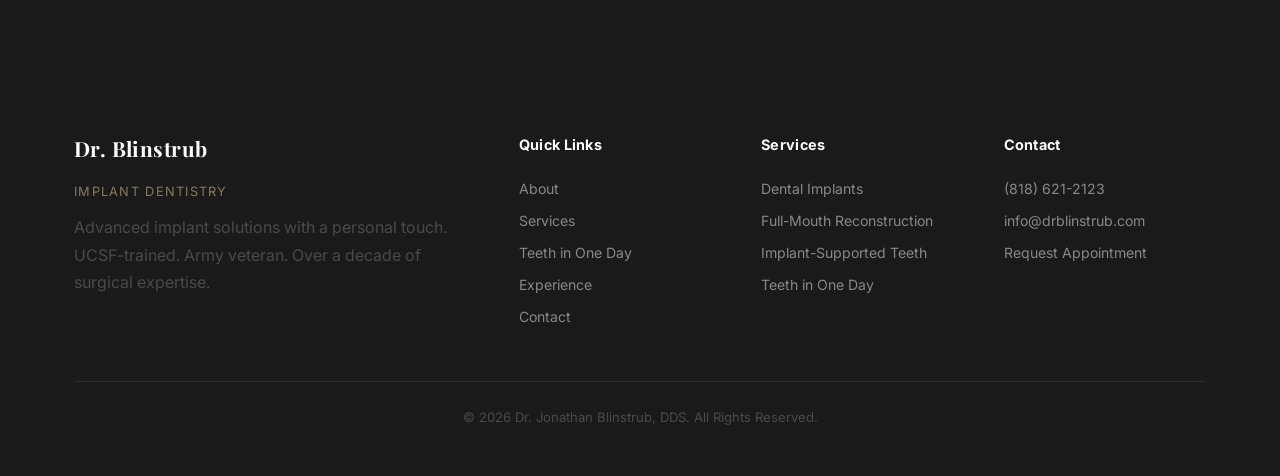
<file: pages/contact.html>
<!DOCTYPE html>
<html lang="en">
<head>
  <meta charset="UTF-8">
  <meta name="viewport" content="width=device-width, initial-scale=1.0">
  <title>Contact & Free Consultation | Dr. Blinstrub Implant Dentistry | Encino</title>
  <meta name="description" content="Schedule your free dental implant consultation with Dr. Jonathan Blinstrub, DDS in Encino, CA. Call (818) 621-2123 or request an appointment online.">
  <link rel="icon" href="../images/favicon.png" type="image/png">
  <link rel="preconnect" href="https://fonts.googleapis.com">
  <link rel="preconnect" href="https://fonts.gstatic.com" crossorigin>
  <link href="https://fonts.googleapis.com/css2?family=Inter:wght@400;500;600;700&family=Playfair+Display:ital,wght@0,400;0,600;0,700;1,400;1,600&display=swap" rel="stylesheet">
  <link rel="stylesheet" href="../css/style.css">
</head>
<body>

<nav class="navbar">
  <div class="container">
    <a href="../index.html" class="nav-logo">
      <span class="name">Dr. Blinstrub</span>
      <span class="tagline">Implant Dentistry &bull; Encino</span>
    </a>
    <div class="nav-links" id="navLinks">
      <a href="../index.html">Home</a>
      <a href="about.html">About</a>
      <a href="services.html">Services</a>
      <a href="teeth-in-one-day.html">Teeth in One Day</a>
      <a href="patient-experience.html">Experience</a>
      <a href="contact.html" class="btn btn-gold active" style="padding:10px 24px;">Book Consultation</a>
    </div>
    <button class="nav-toggle" onclick="document.getElementById('navLinks').classList.toggle('open')">
      <span></span><span></span><span></span>
    </button>
  </div>
</nav>

<section class="page-hero">
  <div class="container">
    <p class="eyebrow">Get Started</p>
    <h1>Book Your Free Consultation</h1>
    <p>Take the first step toward the smile you deserve. No obligation. No pressure. Just expert guidance.</p>
  </div>
</section>

<section class="section">
  <div class="container contact-grid">
    <div class="form-card">
      <h3>Request a Consultation</h3>
      <p>Fill out the form below and our team will contact you within 24 hours.</p>
      <form id="contactForm" onsubmit="handleSubmit(event)">
        <div class="form-row">
          <div class="form-group">
            <label for="firstName">First Name *</label>
            <input type="text" id="firstName" name="firstName" required placeholder="Your first name">
          </div>
          <div class="form-group">
            <label for="lastName">Last Name *</label>
            <input type="text" id="lastName" name="lastName" required placeholder="Your last name">
          </div>
        </div>
        <div class="form-row">
          <div class="form-group">
            <label for="phone">Phone *</label>
            <input type="tel" id="phone" name="phone" required placeholder="(555) 123-4567">
          </div>
          <div class="form-group">
            <label for="email">Email *</label>
            <input type="email" id="email" name="email" required placeholder="you@email.com">
          </div>
        </div>
        <div class="form-group">
          <label for="service">Service of Interest</label>
          <select id="service" name="service">
            <option value="">Select a service...</option>
            <option value="teeth-one-day">Teeth in One Day</option>
            <option value="implants">Dental Implants</option>
            <option value="full-mouth">Full-Mouth Reconstruction</option>
            <option value="implant-supported">Implant-Supported Teeth</option>
            <option value="consultation">General Consultation</option>
          </select>
        </div>
        <div class="form-group">
          <label for="message">Tell Us About Your Situation</label>
          <textarea id="message" name="message" placeholder="Briefly describe your dental concerns or what you're hoping to achieve..."></textarea>
        </div>
        <button type="submit" class="btn btn-primary btn-lg" style="width:100%;">Request Free Consultation</button>
        <p style="margin-top:12px; font-size:0.82rem; color:#999; text-align:center;">Your information is secure and will never be shared.</p>
      </form>
    </div>

    <div>
      <div class="contact-info-card">
        <h3 style="color:#fff; margin-bottom:24px;">Contact Information</h3>
        <div class="contact-info-item">
          <div class="contact-info-icon">&#128222;</div>
          <div>
            <h4>Phone</h4>
            <p><a href="tel:8186212123">(818) 621-2123</a></p>
          </div>
        </div>
        <div class="contact-info-item">
          <div class="contact-info-icon">&#9993;</div>
          <div>
            <h4>Email</h4>
            <p><a href="mailto:info@drblinstrub.com">info@drblinstrub.com</a></p>
          </div>
        </div>
        <div class="contact-info-item">
          <div class="contact-info-icon">&#128205;</div>
          <div>
            <h4>Location</h4>
            <p>Encino, CA<br><span style="font-size:0.82rem; color:#888;">Serving the Greater Los Angeles Area</span></p>
          </div>
        </div>
        <div style="margin-top:24px;">
          <h4 style="color:#8a7a5a; font-family:'Inter',sans-serif; font-size:0.78rem; text-transform:uppercase; letter-spacing:0.1em; margin-bottom:12px;">Office Hours</h4>
          <div class="hours-list">
            <div class="hours-row"><span class="day">Monday &ndash; Friday</span><span class="time">9:00 AM &ndash; 5:00 PM</span></div>
            <div class="hours-row"><span class="day">Saturday</span><span class="time">By Appointment</span></div>
            <div class="hours-row"><span class="day">Sunday</span><span class="time">Closed</span></div>
          </div>
        </div>
      </div>
      <div style="background:#fff; border-radius:12px; padding:32px; text-align:center; border:1px solid rgba(0,0,0,0.05); margin-top:20px;">
        <p style="font-size:1.05rem; color:#1a1a1a; font-weight:700; margin-bottom:8px;">Prefer to call?</p>
        <p style="color:#777; margin-bottom:16px;">Speak directly with our team to schedule your consultation.</p>
        <a href="tel:8186212123" class="btn btn-primary btn-lg" style="width:100%;">Call (818) 621-2123</a>
      </div>
    </div>
  </div>
</section>

<section class="cta-banner">
  <div class="container">
    <h2>Advanced implant solutions. Compassionate care.</h2>
    <p>Dr. Blinstrub and his team are ready to help you achieve the smile you deserve.</p>
  </div>
</section>

<footer class="footer">
  <div class="container">
    <div class="footer-grid">
      <div class="footer-brand">
        <h4 style="font-family:'Playfair Display',serif; font-size:1.3rem;">Dr. Blinstrub</h4>
        <p class="tagline">Implant Dentistry</p>
        <p>Advanced implant solutions with a personal touch. UCSF-trained. Army veteran. Over a decade of surgical expertise.</p>
      </div>
      <div><h4>Quick Links</h4><div class="footer-links"><a href="about.html">About</a><a href="services.html">Services</a><a href="teeth-in-one-day.html">Teeth in One Day</a><a href="patient-experience.html">Experience</a><a href="contact.html">Contact</a></div></div>
      <div><h4>Services</h4><div class="footer-links"><a href="services.html#implant-dentistry">Dental Implants</a><a href="services.html#full-mouth">Full-Mouth Reconstruction</a><a href="services.html#implant-supported">Implant-Supported Teeth</a><a href="teeth-in-one-day.html">Teeth in One Day</a></div></div>
      <div><h4>Contact</h4><div class="footer-links"><a href="tel:8186212123">(818) 621-2123</a><a href="mailto:info@drblinstrub.com">info@drblinstrub.com</a><a href="contact.html">Request Appointment</a></div></div>
    </div>
    <div class="footer-bottom"><p>&copy; 2026 Dr. Jonathan Blinstrub, DDS. All Rights Reserved.</p></div>
  </div>
</footer>

<script>
function handleSubmit(e) {
  e.preventDefault();
  const form = e.target;
  const btn = form.querySelector('button[type="submit"]');
  btn.textContent = 'Request Submitted!';
  btn.style.background = '#2a7d5a';
  btn.style.color = '#fff';
  btn.disabled = true;
  setTimeout(() => {
    btn.textContent = 'Request Free Consultation';
    btn.style.background = '';
    btn.style.color = '';
    btn.disabled = false;
    form.reset();
  }, 3000);
}
</script>

</body>
</html>
</file>
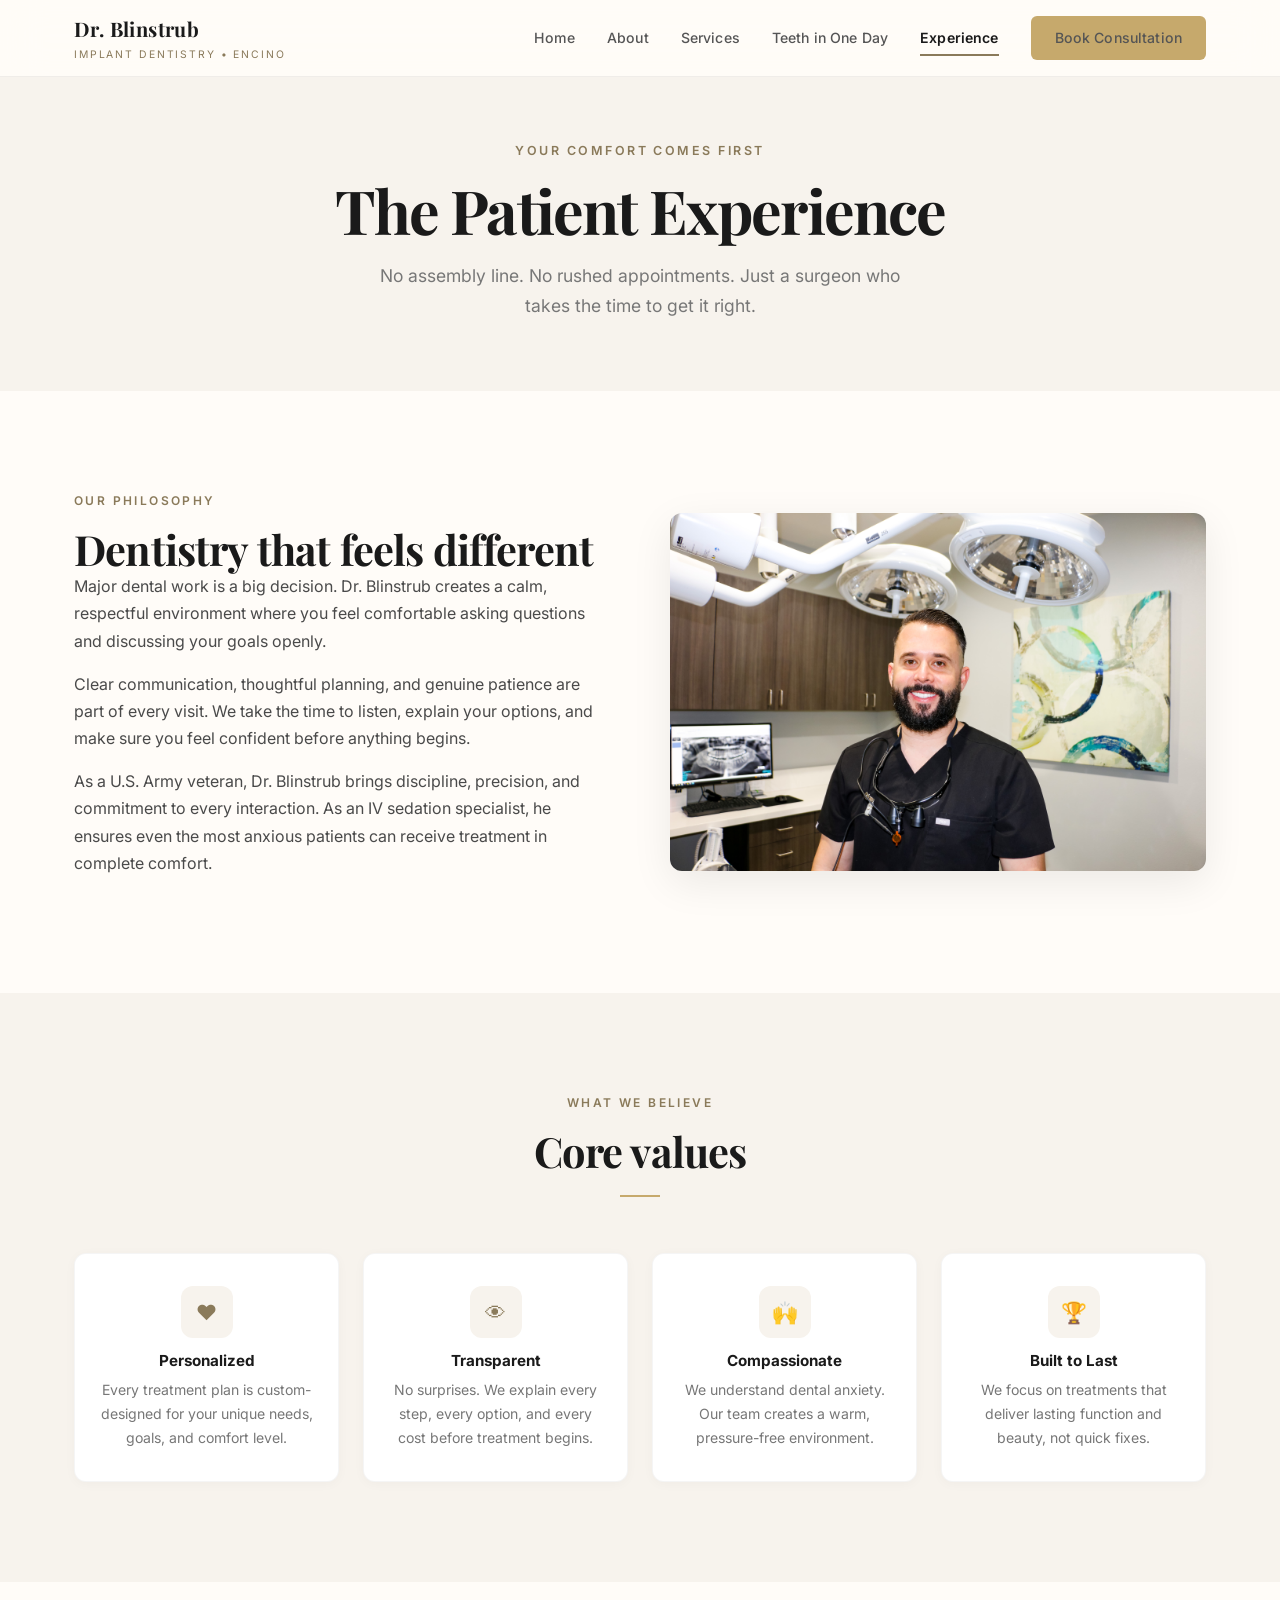
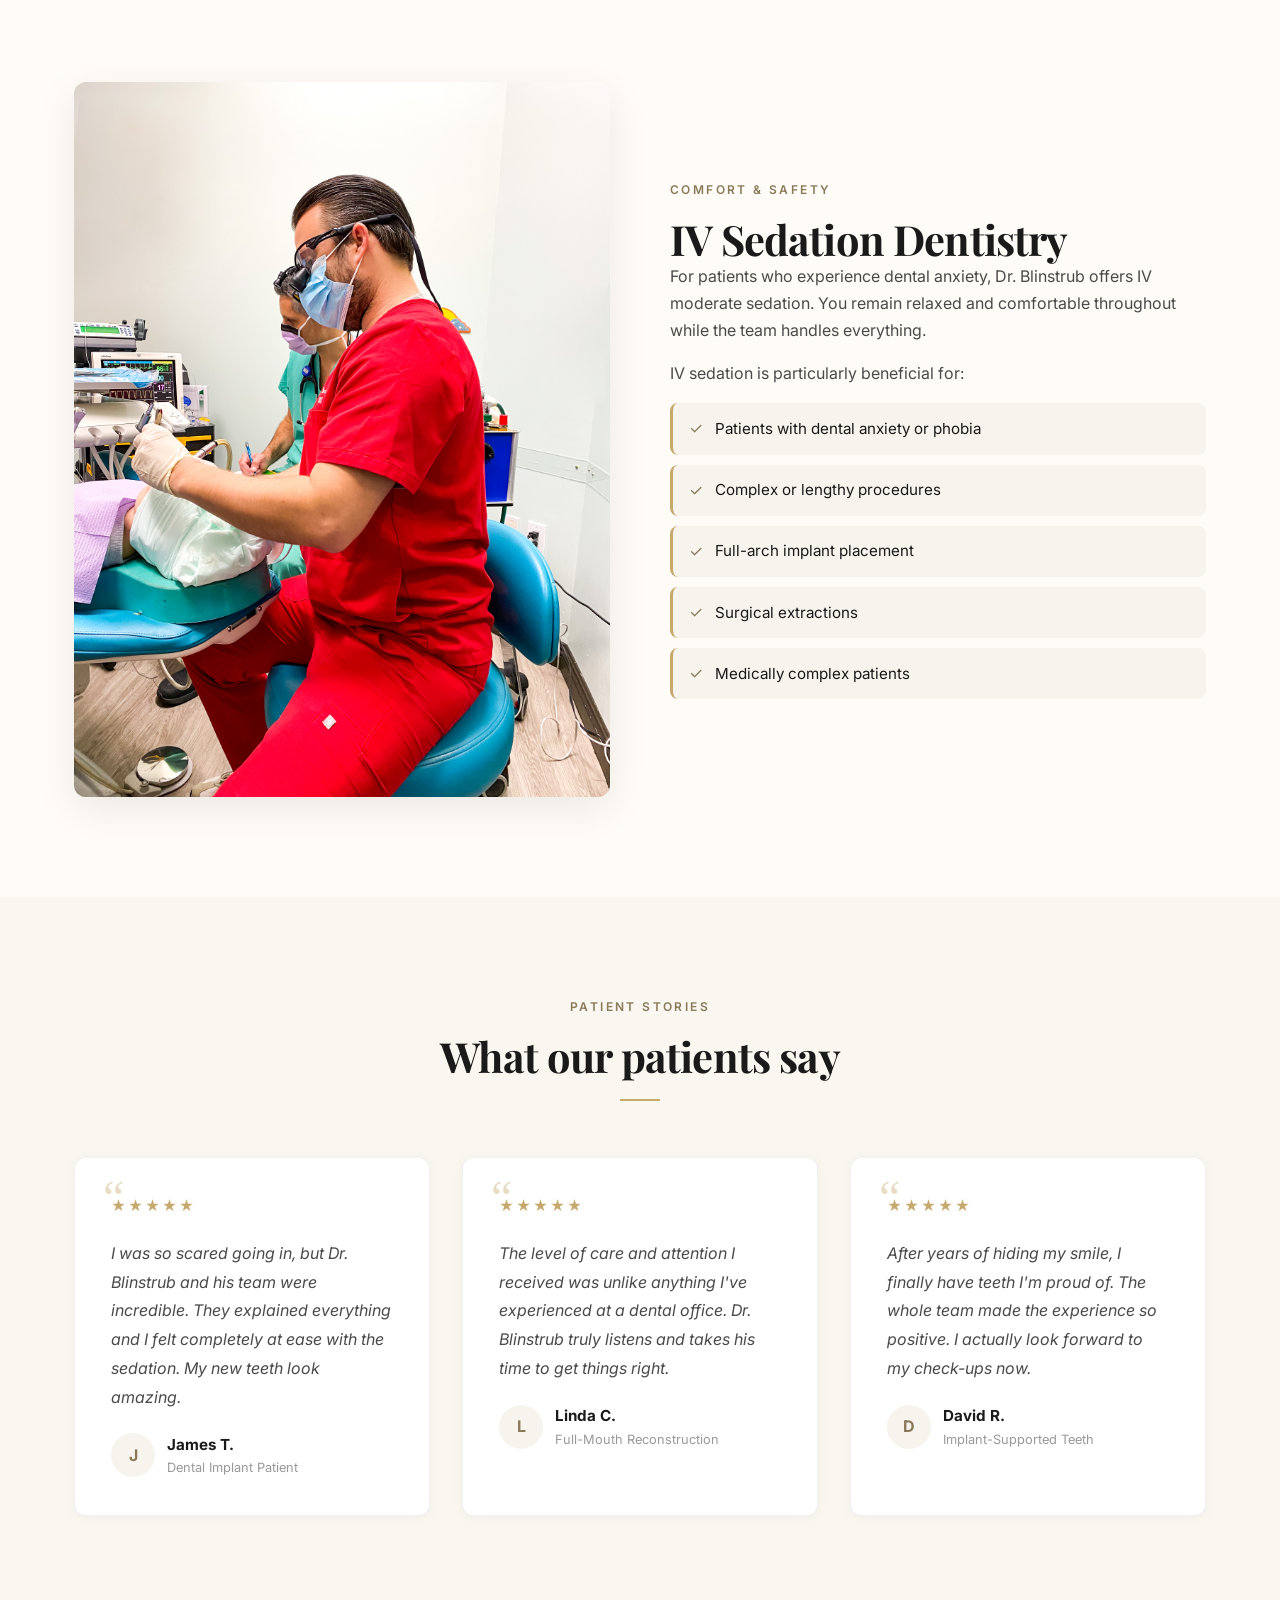
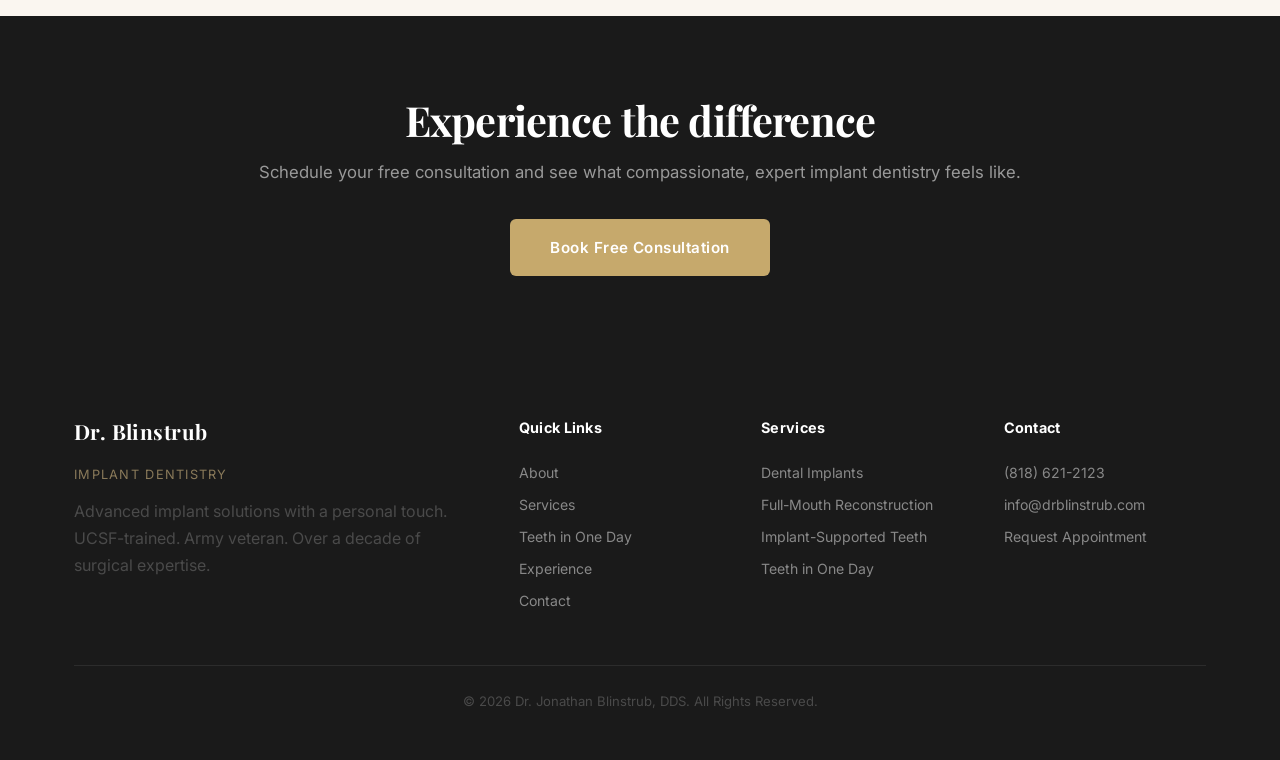
<file: pages/patient-experience.html>
<!DOCTYPE html>
<html lang="en">
<head>
  <meta charset="UTF-8">
  <meta name="viewport" content="width=device-width, initial-scale=1.0">
  <title>Patient Experience | Compassionate Dental Care | Dr. Blinstrub | Encino</title>
  <meta name="description" content="Experience compassionate, personalized dental care with Dr. Blinstrub in Encino, CA. IV sedation available. Clear communication and patient-first approach.">
  <link rel="icon" href="../images/favicon.png" type="image/png">
  <link rel="preconnect" href="https://fonts.googleapis.com">
  <link rel="preconnect" href="https://fonts.gstatic.com" crossorigin>
  <link href="https://fonts.googleapis.com/css2?family=Inter:wght@400;500;600;700&family=Playfair+Display:ital,wght@0,400;0,600;0,700;1,400;1,600&display=swap" rel="stylesheet">
  <link rel="stylesheet" href="../css/style.css">
</head>
<body>

<nav class="navbar">
  <div class="container">
    <a href="../index.html" class="nav-logo">
      <span class="name">Dr. Blinstrub</span>
      <span class="tagline">Implant Dentistry &bull; Encino</span>
    </a>
    <div class="nav-links" id="navLinks">
      <a href="../index.html">Home</a>
      <a href="about.html">About</a>
      <a href="services.html">Services</a>
      <a href="teeth-in-one-day.html">Teeth in One Day</a>
      <a href="patient-experience.html" class="active">Experience</a>
      <a href="contact.html" class="btn btn-gold" style="padding:10px 24px;">Book Consultation</a>
    </div>
    <button class="nav-toggle" onclick="document.getElementById('navLinks').classList.toggle('open')"><span></span><span></span><span></span></button>
  </div>
</nav>

<section class="page-hero">
  <div class="container">
    <p class="eyebrow">Your Comfort Comes First</p>
    <h1>The Patient Experience</h1>
    <p>No assembly line. No rushed appointments. Just a surgeon who takes the time to get it right.</p>
  </div>
</section>

<section class="section">
  <div class="container grid-2">
    <div>
      <p class="eyebrow">Our Philosophy</p>
      <h2>Dentistry that feels different</h2>
      <p>Major dental work is a big decision. Dr. Blinstrub creates a calm, respectful environment where you feel comfortable asking questions and discussing your goals openly.</p>
      <p>Clear communication, thoughtful planning, and genuine patience are part of every visit. We take the time to listen, explain your options, and make sure you feel confident before anything begins.</p>
      <p>As a U.S. Army veteran, Dr. Blinstrub brings discipline, precision, and commitment to every interaction. As an IV sedation specialist, he ensures even the most anxious patients can receive treatment in complete comfort.</p>
    </div>
    <div>
      <img src="../images/dr-office-smile.jpg" alt="Dr. Blinstrub in his comfortable Encino office" style="border-radius:12px; box-shadow: 0 12px 40px rgba(0,0,0,0.08);">
    </div>
  </div>
</section>

<section class="section section-warm">
  <div class="container">
    <div class="section-header">
      <p class="eyebrow">What We Believe</p>
      <h2>Core values</h2>
      <div class="divider"></div>
    </div>
    <div class="values-grid">
      <div class="value-card">
        <div class="value-icon">&#9829;</div>
        <h4>Personalized</h4>
        <p>Every treatment plan is custom-designed for your unique needs, goals, and comfort level.</p>
      </div>
      <div class="value-card">
        <div class="value-icon">&#128065;</div>
        <h4>Transparent</h4>
        <p>No surprises. We explain every step, every option, and every cost before treatment begins.</p>
      </div>
      <div class="value-card">
        <div class="value-icon">&#128588;</div>
        <h4>Compassionate</h4>
        <p>We understand dental anxiety. Our team creates a warm, pressure-free environment.</p>
      </div>
      <div class="value-card">
        <div class="value-icon">&#127942;</div>
        <h4>Built to Last</h4>
        <p>We focus on treatments that deliver lasting function and beauty, not quick fixes.</p>
      </div>
    </div>
  </div>
</section>

<section class="section">
  <div class="container grid-2">
    <div style="order:2;">
      <p class="eyebrow">Comfort &amp; Safety</p>
      <h2>IV Sedation Dentistry</h2>
      <p>For patients who experience dental anxiety, Dr. Blinstrub offers IV moderate sedation. You remain relaxed and comfortable throughout while the team handles everything.</p>
      <p>IV sedation is particularly beneficial for:</p>
      <div class="checklist" style="margin-top:16px;">
        <div class="checklist-item"><span class="check-icon">&#10003;</span><span>Patients with dental anxiety or phobia</span></div>
        <div class="checklist-item"><span class="check-icon">&#10003;</span><span>Complex or lengthy procedures</span></div>
        <div class="checklist-item"><span class="check-icon">&#10003;</span><span>Full-arch implant placement</span></div>
        <div class="checklist-item"><span class="check-icon">&#10003;</span><span>Surgical extractions</span></div>
        <div class="checklist-item"><span class="check-icon">&#10003;</span><span>Medically complex patients</span></div>
      </div>
    </div>
    <div style="order:1;">
      <img src="../images/dr-surgery-solo.jpg" alt="Dr. Blinstrub performing comfortable procedure with sedation" style="border-radius:12px; box-shadow: 0 12px 40px rgba(0,0,0,0.08);">
    </div>
  </div>
</section>

<section class="section section-cream">
  <div class="container">
    <div class="section-header">
      <p class="eyebrow">Patient Stories</p>
      <h2>What our patients say</h2>
      <div class="divider"></div>
    </div>
    <div class="grid-3">
      <div class="testimonial-card">
        <div class="stars">&#9733;&#9733;&#9733;&#9733;&#9733;</div>
        <p class="testimonial-text">I was so scared going in, but Dr. Blinstrub and his team were incredible. They explained everything and I felt completely at ease with the sedation. My new teeth look amazing.</p>
        <div class="testimonial-author"><div class="testimonial-avatar">J</div><div><div class="testimonial-name">James T.</div><div class="testimonial-detail">Dental Implant Patient</div></div></div>
      </div>
      <div class="testimonial-card">
        <div class="stars">&#9733;&#9733;&#9733;&#9733;&#9733;</div>
        <p class="testimonial-text">The level of care and attention I received was unlike anything I've experienced at a dental office. Dr. Blinstrub truly listens and takes his time to get things right.</p>
        <div class="testimonial-author"><div class="testimonial-avatar">L</div><div><div class="testimonial-name">Linda C.</div><div class="testimonial-detail">Full-Mouth Reconstruction</div></div></div>
      </div>
      <div class="testimonial-card">
        <div class="stars">&#9733;&#9733;&#9733;&#9733;&#9733;</div>
        <p class="testimonial-text">After years of hiding my smile, I finally have teeth I'm proud of. The whole team made the experience so positive. I actually look forward to my check-ups now.</p>
        <div class="testimonial-author"><div class="testimonial-avatar">D</div><div><div class="testimonial-name">David R.</div><div class="testimonial-detail">Implant-Supported Teeth</div></div></div>
      </div>
    </div>
  </div>
</section>

<section class="cta-banner">
  <div class="container">
    <h2>Experience the difference</h2>
    <p>Schedule your free consultation and see what compassionate, expert implant dentistry feels like.</p>
    <a href="contact.html" class="btn btn-warm btn-lg">Book Free Consultation</a>
  </div>
</section>

<footer class="footer">
  <div class="container">
    <div class="footer-grid">
      <div class="footer-brand">
        <h4 style="font-family:'Playfair Display',serif; font-size:1.3rem;">Dr. Blinstrub</h4>
        <p class="tagline">Implant Dentistry</p>
        <p>Advanced implant solutions with a personal touch. UCSF-trained. Army veteran. Over a decade of surgical expertise.</p>
      </div>
      <div><h4>Quick Links</h4><div class="footer-links"><a href="about.html">About</a><a href="services.html">Services</a><a href="teeth-in-one-day.html">Teeth in One Day</a><a href="patient-experience.html">Experience</a><a href="contact.html">Contact</a></div></div>
      <div><h4>Services</h4><div class="footer-links"><a href="services.html#implant-dentistry">Dental Implants</a><a href="services.html#full-mouth">Full-Mouth Reconstruction</a><a href="services.html#implant-supported">Implant-Supported Teeth</a><a href="teeth-in-one-day.html">Teeth in One Day</a></div></div>
      <div><h4>Contact</h4><div class="footer-links"><a href="tel:8186212123">(818) 621-2123</a><a href="mailto:info@drblinstrub.com">info@drblinstrub.com</a><a href="contact.html">Request Appointment</a></div></div>
    </div>
    <div class="footer-bottom"><p>&copy; 2026 Dr. Jonathan Blinstrub, DDS. All Rights Reserved.</p></div>
  </div>
</footer>
<div class="sticky-cta"><a href="contact.html" class="btn btn-warm" style="width:100%;">Book Consultation &mdash; (818) 621-2123</a></div>
</body>
</html>
</file>
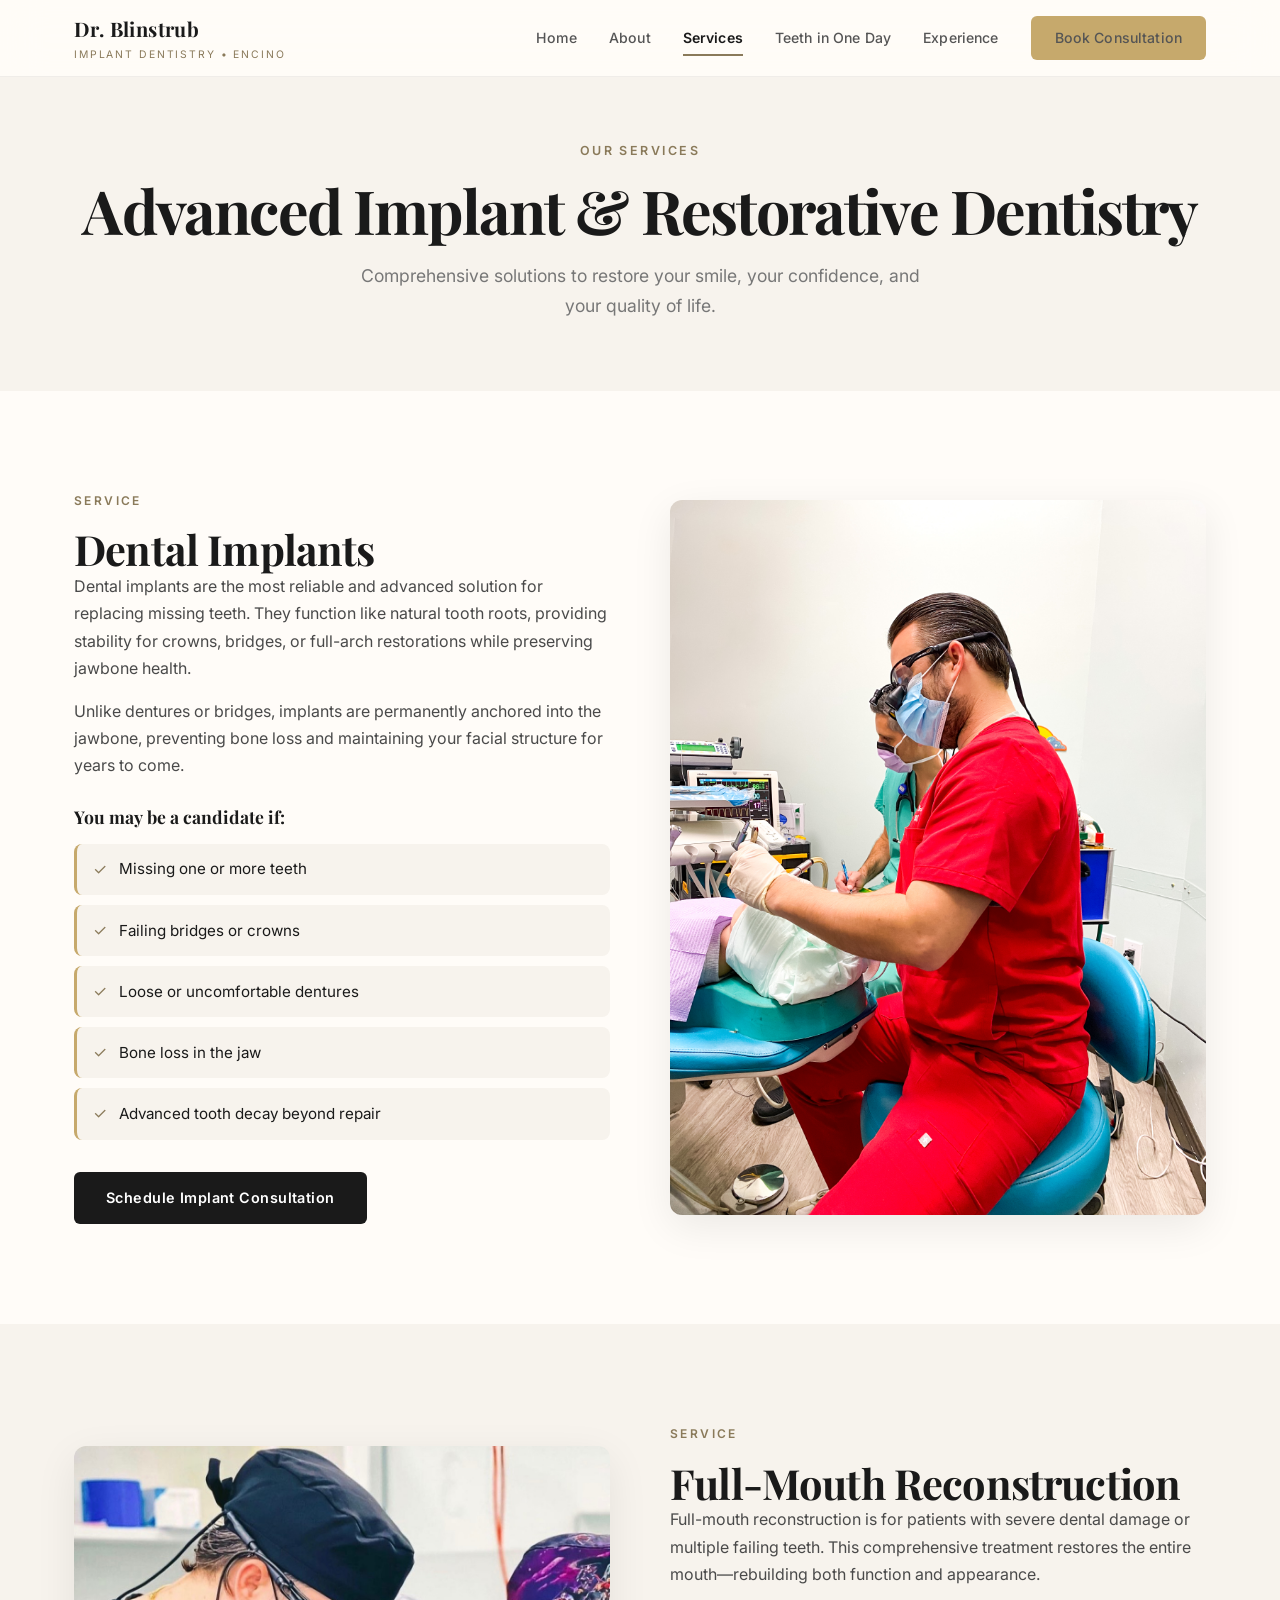
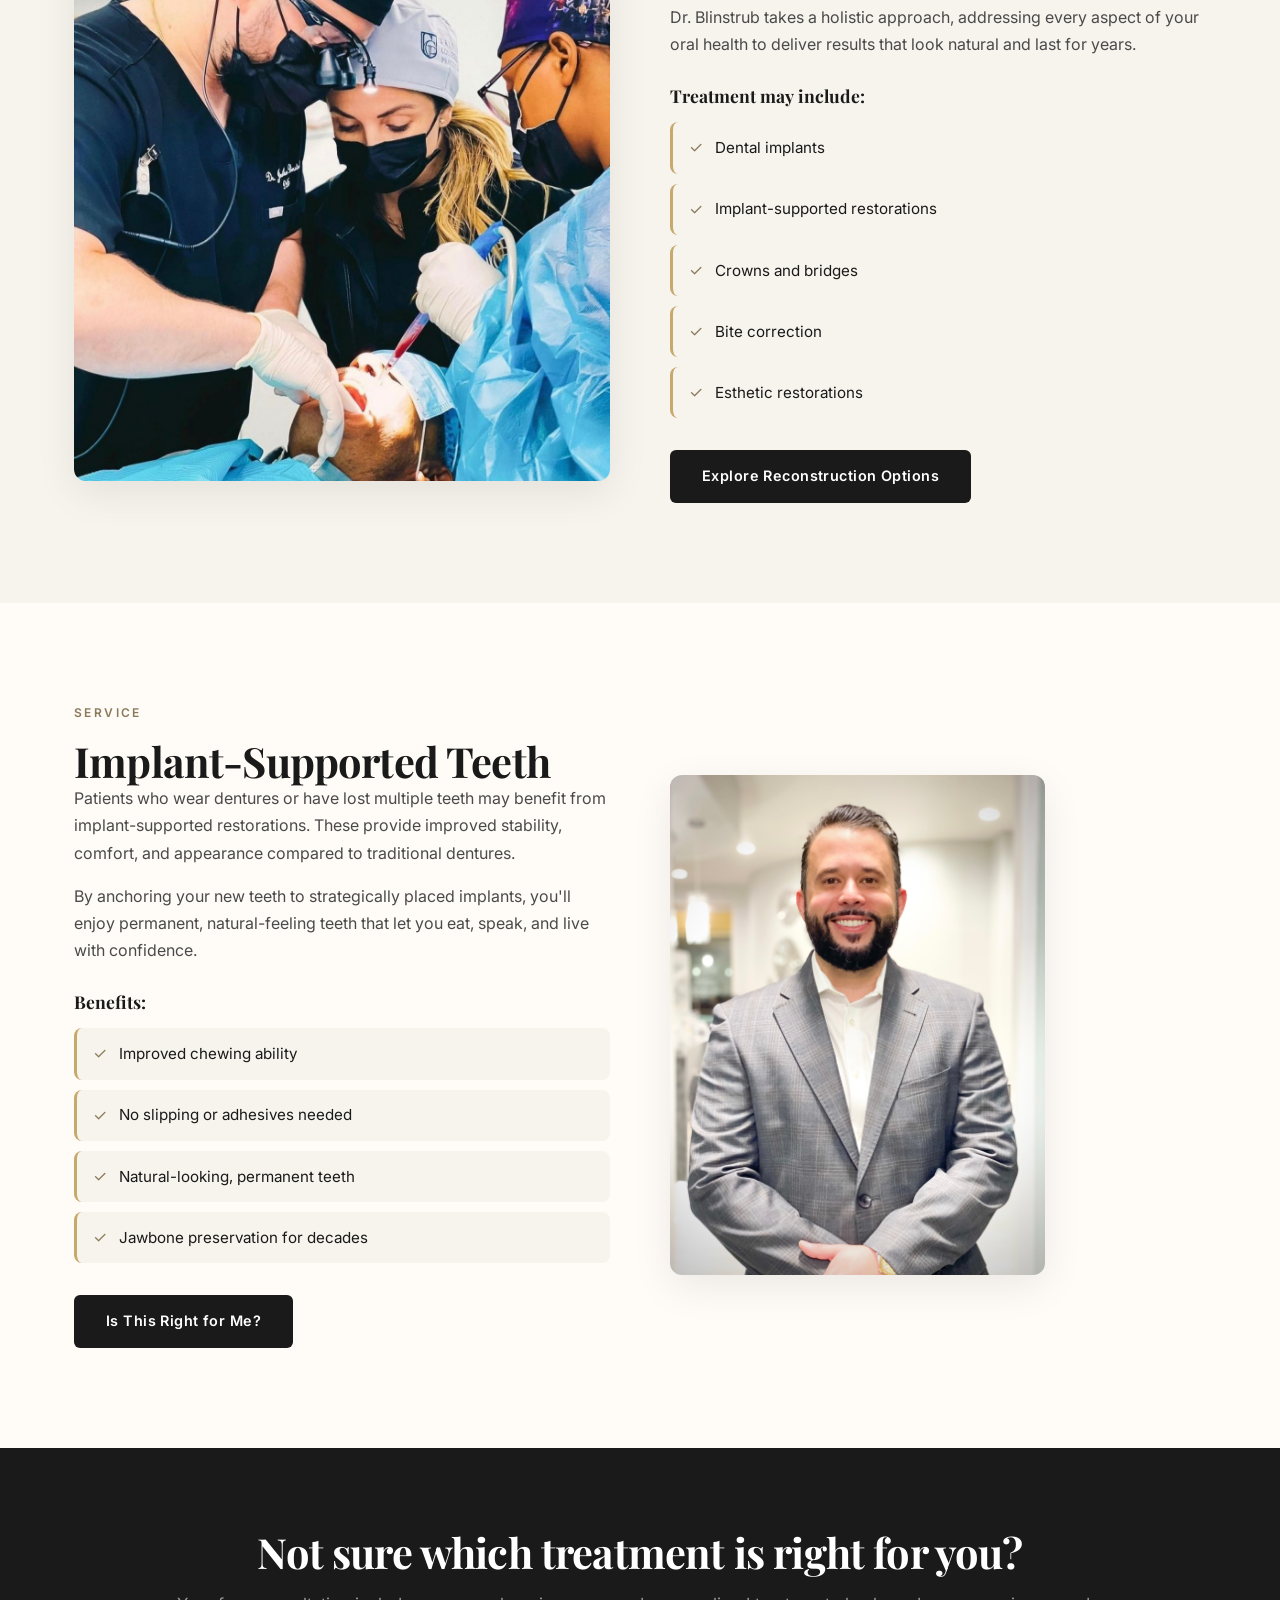
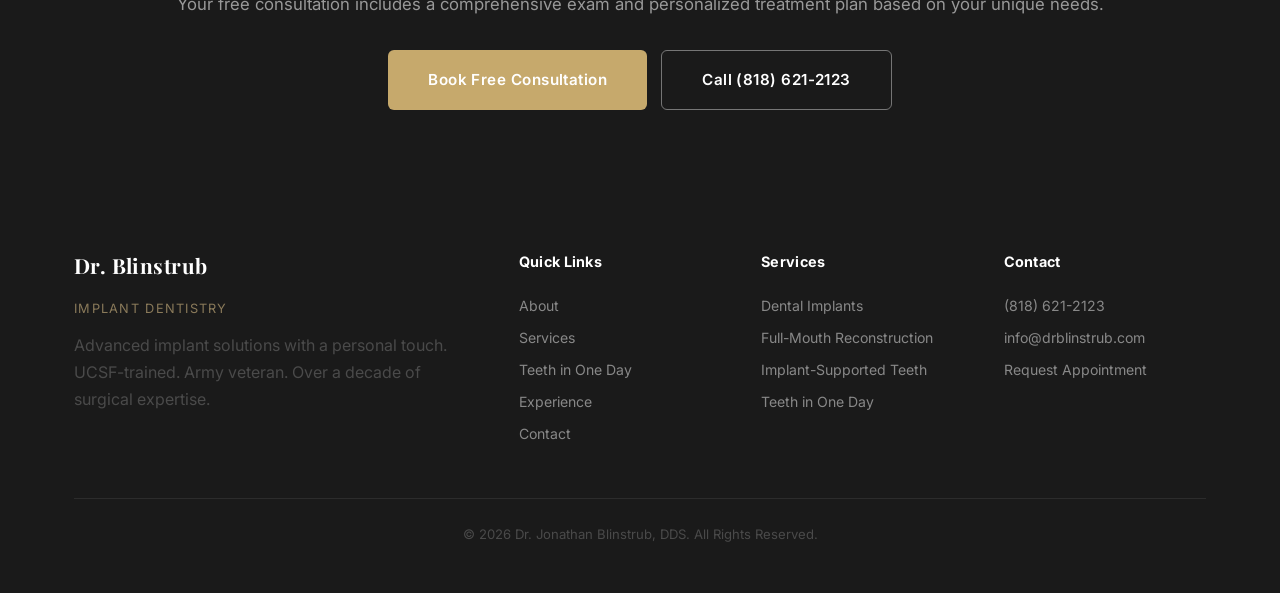
<file: pages/services.html>
<!DOCTYPE html>
<html lang="en">
<head>
  <meta charset="UTF-8">
  <meta name="viewport" content="width=device-width, initial-scale=1.0">
  <title>Dental Implant Services | Implant Dentistry, Full-Mouth Reconstruction | Dr. Blinstrub</title>
  <meta name="description" content="Comprehensive dental implant services including implant dentistry, full-mouth reconstruction, and implant-supported teeth. Advanced restorative solutions by Dr. Blinstrub in Encino, CA.">
  <meta name="keywords" content="dental implants near me, implant dentist encino, full mouth reconstruction dentist, implant supported teeth, full mouth dental implants los angeles">
  <link rel="icon" href="../images/favicon.png" type="image/png">
  <link rel="preconnect" href="https://fonts.googleapis.com">
  <link rel="preconnect" href="https://fonts.gstatic.com" crossorigin>
  <link href="https://fonts.googleapis.com/css2?family=Inter:wght@400;500;600;700&family=Playfair+Display:ital,wght@0,400;0,600;0,700;1,400;1,600&display=swap" rel="stylesheet">
  <link rel="stylesheet" href="../css/style.css">
</head>
<body>

<nav class="navbar">
  <div class="container">
    <a href="../index.html" class="nav-logo">
      <span class="name">Dr. Blinstrub</span>
      <span class="tagline">Implant Dentistry &bull; Encino</span>
    </a>
    <div class="nav-links" id="navLinks">
      <a href="../index.html">Home</a>
      <a href="about.html">About</a>
      <a href="services.html" class="active">Services</a>
      <a href="teeth-in-one-day.html">Teeth in One Day</a>
      <a href="patient-experience.html">Experience</a>
      <a href="contact.html" class="btn btn-gold" style="padding:10px 24px;">Book Consultation</a>
    </div>
    <button class="nav-toggle" onclick="document.getElementById('navLinks').classList.toggle('open')">
      <span></span><span></span><span></span>
    </button>
  </div>
</nav>

<section class="page-hero">
  <div class="container">
    <p class="eyebrow">Our Services</p>
    <h1>Advanced Implant &amp; Restorative Dentistry</h1>
    <p>Comprehensive solutions to restore your smile, your confidence, and your quality of life.</p>
  </div>
</section>

<!-- IMPLANT DENTISTRY -->
<section class="section" id="implant-dentistry">
  <div class="container grid-2">
    <div>
      <p class="eyebrow">Service</p>
      <h2>Dental Implants</h2>
      <p>Dental implants are the most reliable and advanced solution for replacing missing teeth. They function like natural tooth roots, providing stability for crowns, bridges, or full-arch restorations while preserving jawbone health.</p>
      <p>Unlike dentures or bridges, implants are permanently anchored into the jawbone, preventing bone loss and maintaining your facial structure for years to come.</p>
      <h3 style="margin-top:28px; margin-bottom:16px; font-size:1.1rem;">You may be a candidate if:</h3>
      <div class="checklist">
        <div class="checklist-item"><span class="check-icon">&#10003;</span><span>Missing one or more teeth</span></div>
        <div class="checklist-item"><span class="check-icon">&#10003;</span><span>Failing bridges or crowns</span></div>
        <div class="checklist-item"><span class="check-icon">&#10003;</span><span>Loose or uncomfortable dentures</span></div>
        <div class="checklist-item"><span class="check-icon">&#10003;</span><span>Bone loss in the jaw</span></div>
        <div class="checklist-item"><span class="check-icon">&#10003;</span><span>Advanced tooth decay beyond repair</span></div>
      </div>
      <a href="contact.html" class="btn btn-primary mt-4">Schedule Implant Consultation</a>
    </div>
    <div>
      <img src="../images/dr-surgery-solo.jpg" alt="Dr. Blinstrub performing dental implant procedure" style="border-radius:12px; box-shadow: 0 12px 40px rgba(0,0,0,0.08);">
    </div>
  </div>
</section>

<!-- FULL-MOUTH -->
<section class="section section-warm" id="full-mouth">
  <div class="container grid-2">
    <div style="order:2;">
      <p class="eyebrow">Service</p>
      <h2>Full-Mouth Reconstruction</h2>
      <p>Full-mouth reconstruction is for patients with severe dental damage or multiple failing teeth. This comprehensive treatment restores the entire mouth&mdash;rebuilding both function and appearance.</p>
      <p>Dr. Blinstrub takes a holistic approach, addressing every aspect of your oral health to deliver results that look natural and last for years.</p>
      <h3 style="margin-top:28px; margin-bottom:16px; font-size:1.1rem;">Treatment may include:</h3>
      <div class="checklist">
        <div class="checklist-item"><span class="check-icon">&#10003;</span><span>Dental implants</span></div>
        <div class="checklist-item"><span class="check-icon">&#10003;</span><span>Implant-supported restorations</span></div>
        <div class="checklist-item"><span class="check-icon">&#10003;</span><span>Crowns and bridges</span></div>
        <div class="checklist-item"><span class="check-icon">&#10003;</span><span>Bite correction</span></div>
        <div class="checklist-item"><span class="check-icon">&#10003;</span><span>Esthetic restorations</span></div>
      </div>
      <a href="contact.html" class="btn btn-primary mt-4">Explore Reconstruction Options</a>
    </div>
    <div style="order:1;">
      <img src="../images/dr-surgery-team.jpg" alt="Dr. Blinstrub performing full mouth reconstruction" style="border-radius:12px; box-shadow: 0 12px 40px rgba(0,0,0,0.08);">
    </div>
  </div>
</section>

<!-- IMPLANT-SUPPORTED -->
<section class="section" id="implant-supported">
  <div class="container grid-2">
    <div>
      <p class="eyebrow">Service</p>
      <h2>Implant-Supported Teeth</h2>
      <p>Patients who wear dentures or have lost multiple teeth may benefit from implant-supported restorations. These provide improved stability, comfort, and appearance compared to traditional dentures.</p>
      <p>By anchoring your new teeth to strategically placed implants, you'll enjoy permanent, natural-feeling teeth that let you eat, speak, and live with confidence.</p>
      <h3 style="margin-top:28px; margin-bottom:16px; font-size:1.1rem;">Benefits:</h3>
      <div class="checklist">
        <div class="checklist-item"><span class="check-icon">&#10003;</span><span>Improved chewing ability</span></div>
        <div class="checklist-item"><span class="check-icon">&#10003;</span><span>No slipping or adhesives needed</span></div>
        <div class="checklist-item"><span class="check-icon">&#10003;</span><span>Natural-looking, permanent teeth</span></div>
        <div class="checklist-item"><span class="check-icon">&#10003;</span><span>Jawbone preservation for decades</span></div>
      </div>
      <a href="contact.html" class="btn btn-primary mt-4">Is This Right for Me?</a>
    </div>
    <div>
      <img src="../images/dr-portrait-suit.jpg" alt="Dr. Blinstrub - professional consultation" style="border-radius:12px; box-shadow: 0 12px 40px rgba(0,0,0,0.08); max-height:500px; object-fit:cover; object-position:top;">
    </div>
  </div>
</section>

<section class="cta-banner">
  <div class="container">
    <h2>Not sure which treatment is right for you?</h2>
    <p>Your free consultation includes a comprehensive exam and personalized treatment plan based on your unique needs.</p>
    <div style="display:flex; gap:14px; justify-content:center; flex-wrap:wrap;">
      <a href="contact.html" class="btn btn-warm btn-lg">Book Free Consultation</a>
      <a href="tel:8186212123" class="btn btn-outline-light btn-lg">Call (818) 621-2123</a>
    </div>
  </div>
</section>

<footer class="footer">
  <div class="container">
    <div class="footer-grid">
      <div class="footer-brand">
        <h4 style="font-family:'Playfair Display',serif; font-size:1.3rem;">Dr. Blinstrub</h4>
        <p class="tagline">Implant Dentistry</p>
        <p>Advanced implant solutions with a personal touch. UCSF-trained. Army veteran. Over a decade of surgical expertise.</p>
      </div>
      <div>
        <h4>Quick Links</h4>
        <div class="footer-links">
          <a href="about.html">About</a><a href="services.html">Services</a><a href="teeth-in-one-day.html">Teeth in One Day</a><a href="patient-experience.html">Experience</a><a href="contact.html">Contact</a>
        </div>
      </div>
      <div>
        <h4>Services</h4>
        <div class="footer-links">
          <a href="services.html#implant-dentistry">Dental Implants</a><a href="services.html#full-mouth">Full-Mouth Reconstruction</a><a href="services.html#implant-supported">Implant-Supported Teeth</a><a href="teeth-in-one-day.html">Teeth in One Day</a>
        </div>
      </div>
      <div>
        <h4>Contact</h4>
        <div class="footer-links">
          <a href="tel:8186212123">(818) 621-2123</a><a href="mailto:info@drblinstrub.com">info@drblinstrub.com</a><a href="contact.html">Request Appointment</a>
        </div>
      </div>
    </div>
    <div class="footer-bottom"><p>&copy; 2026 Dr. Jonathan Blinstrub, DDS. All Rights Reserved.</p></div>
  </div>
</footer>
<div class="sticky-cta"><a href="contact.html" class="btn btn-warm" style="width:100%;">Book Consultation &mdash; (818) 621-2123</a></div>
</body>
</html>
</file>
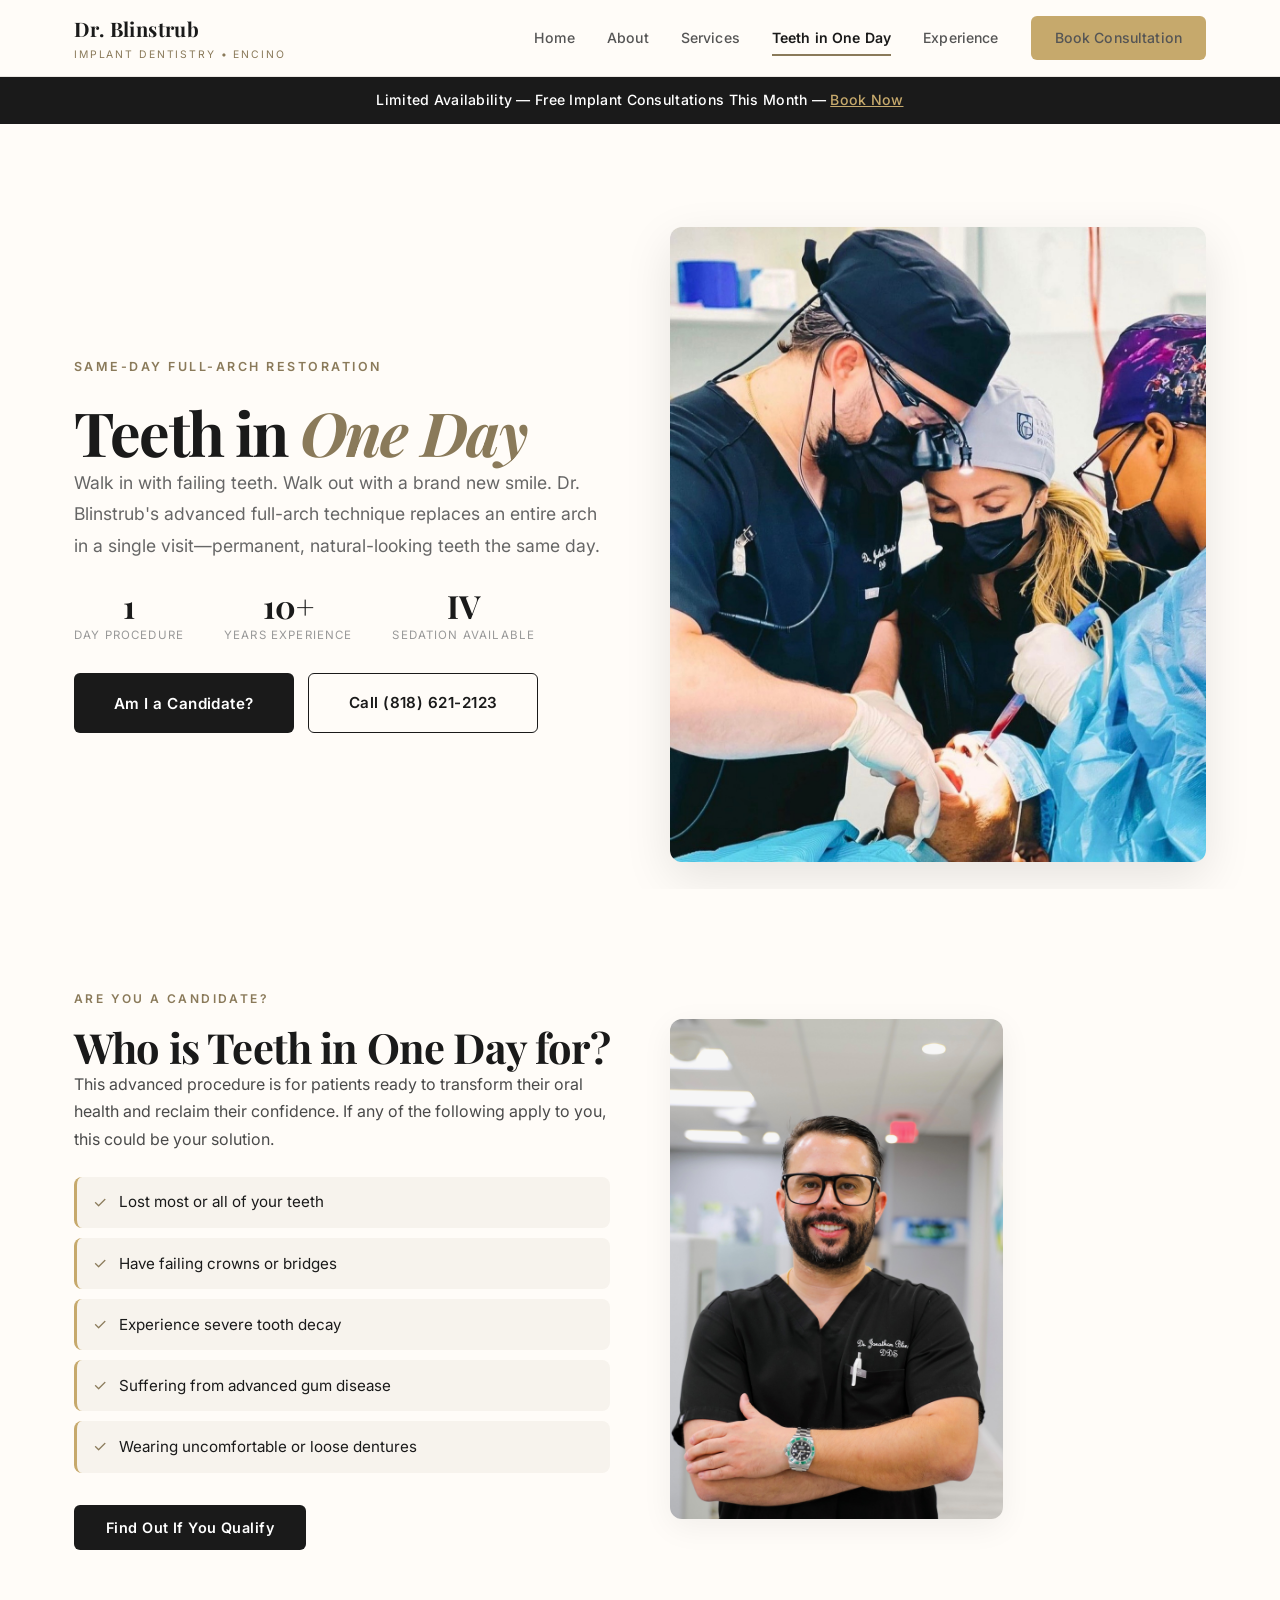
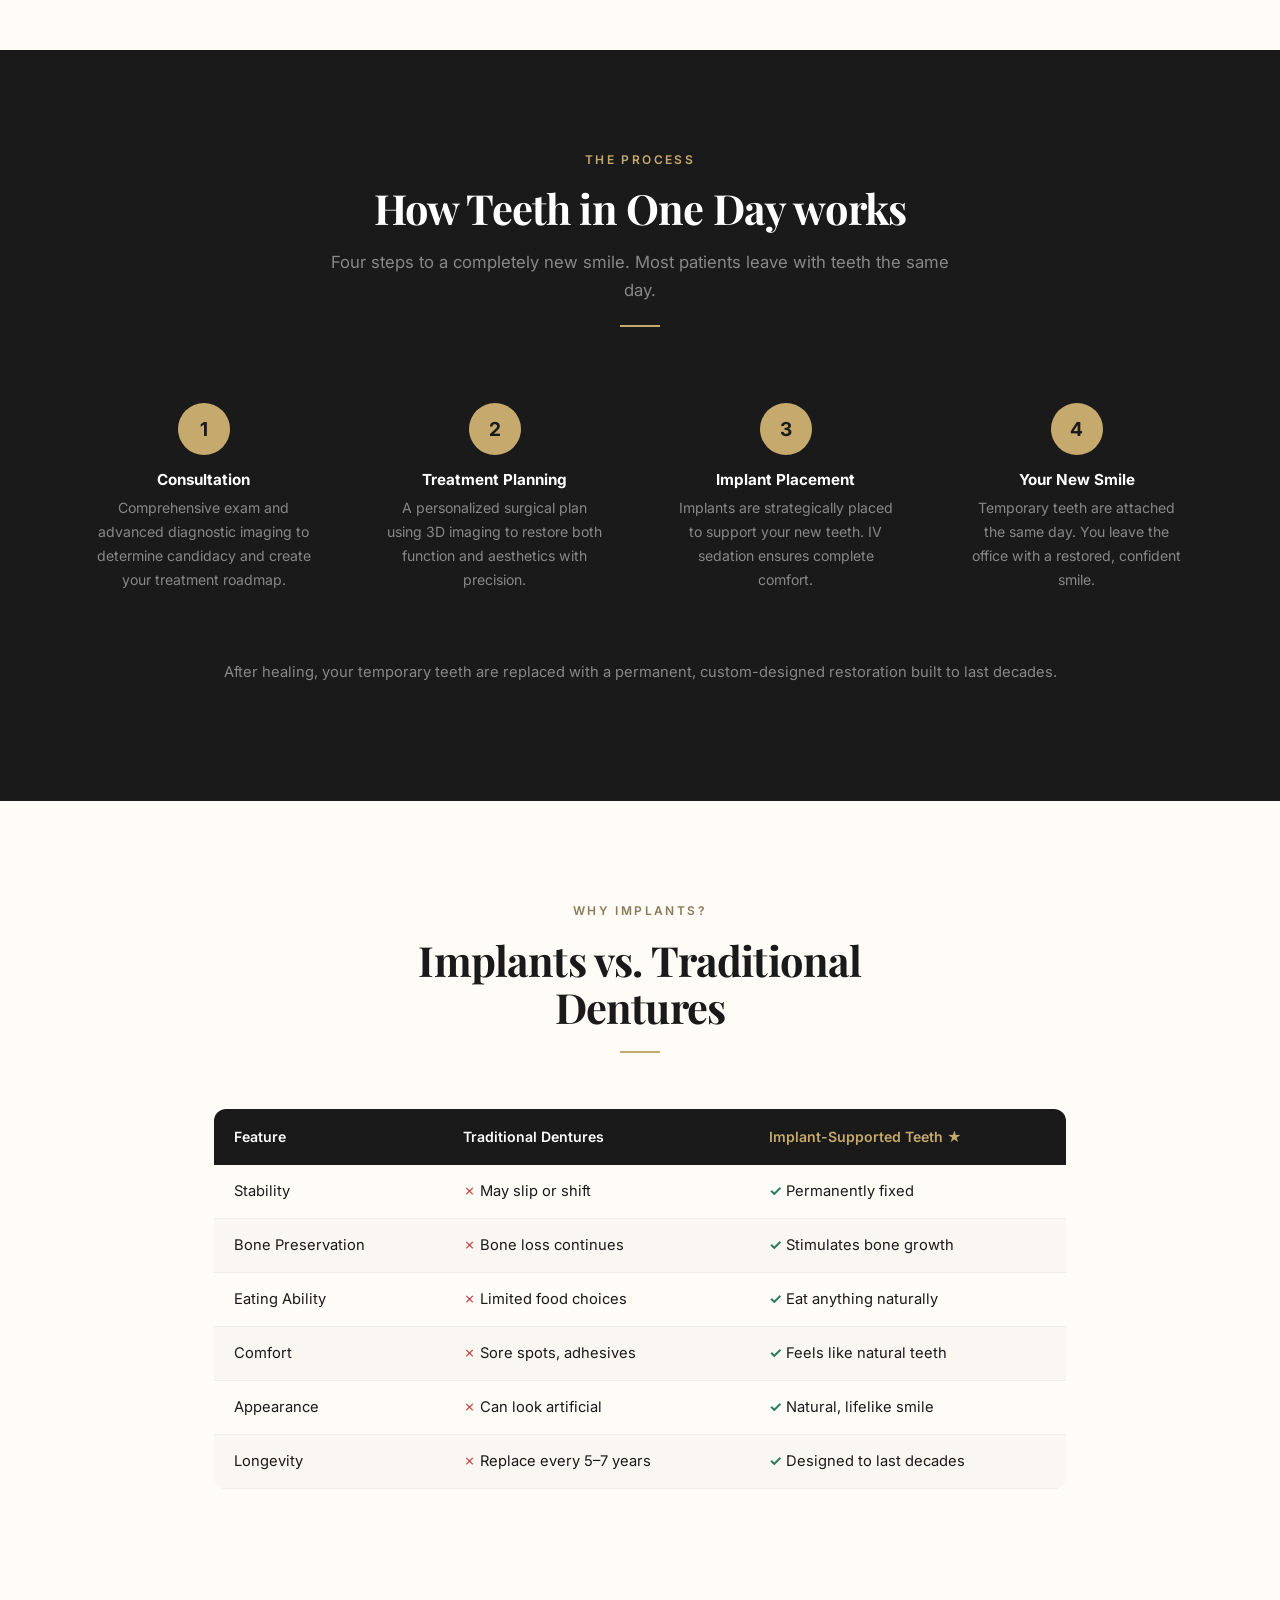
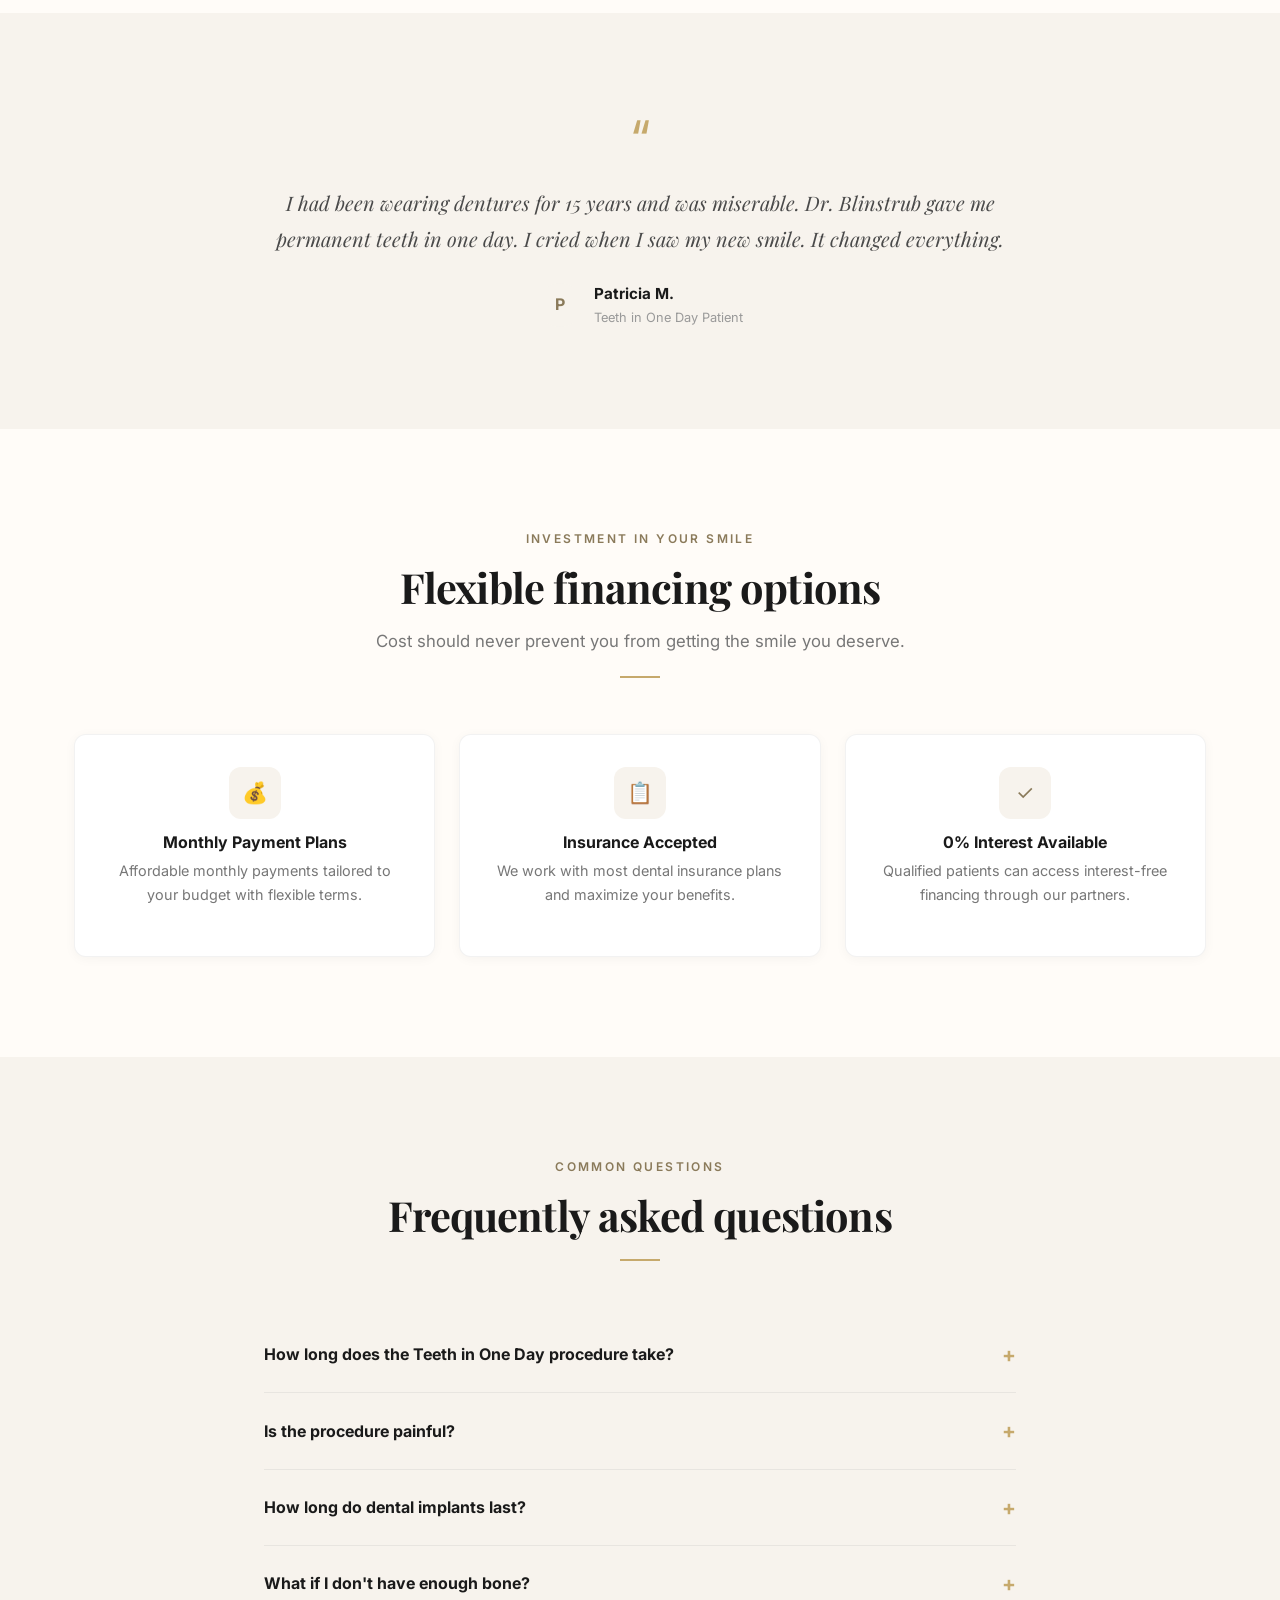
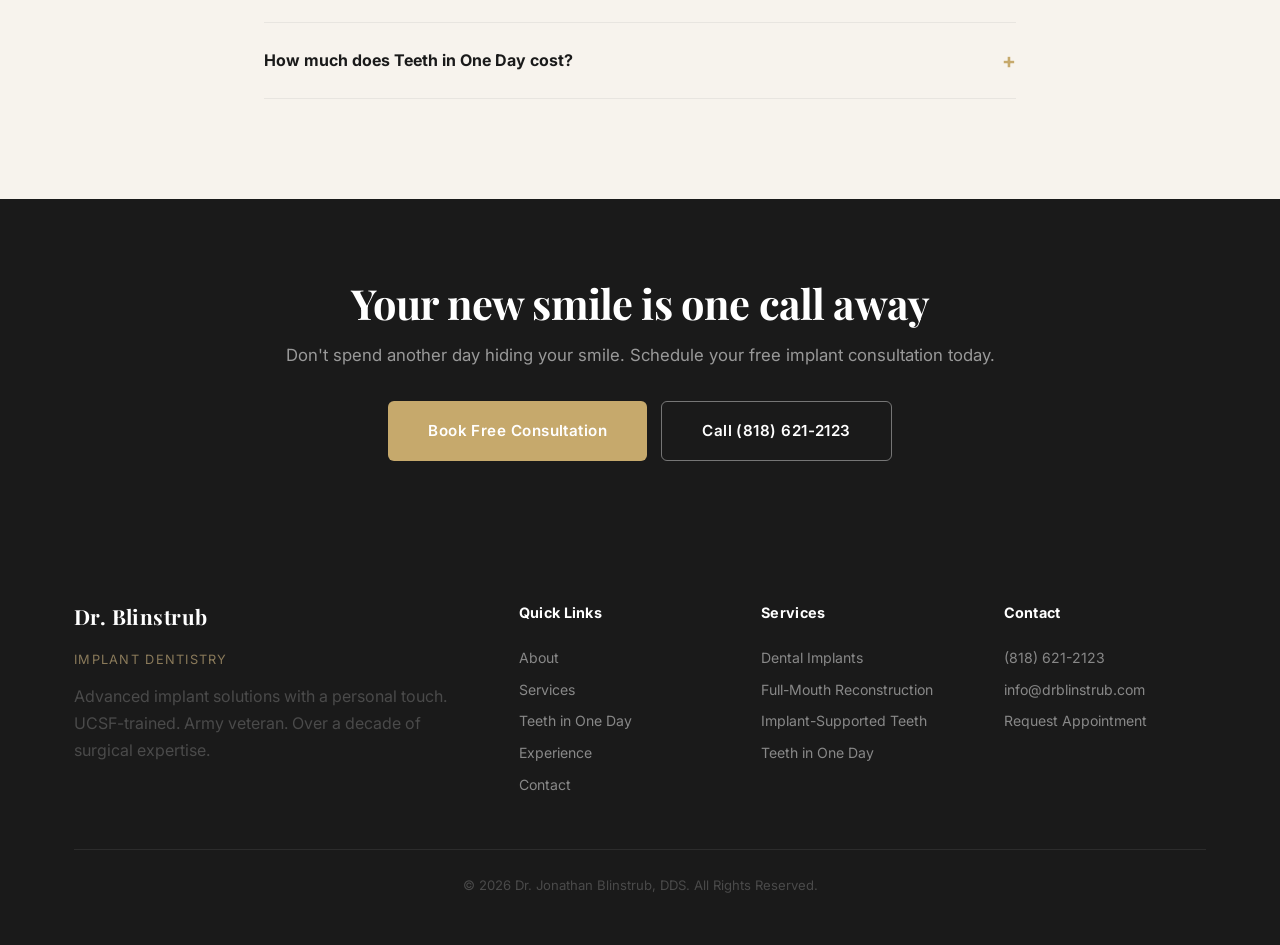
<file: pages/teeth-in-one-day.html>
<!DOCTYPE html>
<html lang="en">
<head>
  <meta charset="UTF-8">
  <meta name="viewport" content="width=device-width, initial-scale=1.0">
  <title>Teeth in One Day | Same-Day Dental Implants | Dr. Blinstrub | Encino, CA</title>
  <meta name="description" content="Get a full set of new teeth in a single day. Teeth in One Day replaces an entire arch with dental implants. Free consultation with Dr. Jonathan Blinstrub, DDS in Encino.">
  <meta name="keywords" content="teeth in one day, same day dental implants, full mouth dental implants, full arch dental implants, teeth in a day near me, all on 4 dental implants encino">
  <link rel="icon" href="../images/favicon.png" type="image/png">
  <link rel="preconnect" href="https://fonts.googleapis.com">
  <link rel="preconnect" href="https://fonts.gstatic.com" crossorigin>
  <link href="https://fonts.googleapis.com/css2?family=Inter:wght@400;500;600;700&family=Playfair+Display:ital,wght@0,400;0,600;0,700;1,400;1,600&display=swap" rel="stylesheet">
  <link rel="stylesheet" href="../css/style.css">
</head>
<body>

<nav class="navbar">
  <div class="container">
    <a href="../index.html" class="nav-logo">
      <span class="name">Dr. Blinstrub</span>
      <span class="tagline">Implant Dentistry &bull; Encino</span>
    </a>
    <div class="nav-links" id="navLinks">
      <a href="../index.html">Home</a>
      <a href="about.html">About</a>
      <a href="services.html">Services</a>
      <a href="teeth-in-one-day.html" class="active">Teeth in One Day</a>
      <a href="patient-experience.html">Experience</a>
      <a href="contact.html" class="btn btn-warm" style="padding:10px 24px;">Book Consultation</a>
    </div>
    <button class="nav-toggle" onclick="document.getElementById('navLinks').classList.toggle('open')"><span></span><span></span><span></span></button>
  </div>
</nav>

<!-- URGENCY BAR -->
<div class="urgency-bar" style="margin-top:76px;">
  Limited Availability &mdash; Free Implant Consultations This Month &mdash; <a href="contact.html">Book Now</a>
</div>

<!-- HERO -->
<section class="hero-landing">
  <div class="container grid-2">
    <div style="position:relative; z-index:2;">
      <p class="hero-eyebrow" style="color:#8a7a5a;">Same-Day Full-Arch Restoration</p>
      <h1>Teeth in <span style="color:#8a7a5a; font-style:italic;">One Day</span></h1>
      <p style="color:#666; font-size:1.1rem; line-height:1.8;">Walk in with failing teeth. Walk out with a brand new smile. Dr. Blinstrub's advanced full-arch technique replaces an entire arch in a single visit&mdash;permanent, natural-looking teeth the same day.</p>

      <div class="stat-row">
        <div class="stat-item">
          <div class="stat-number">1</div>
          <div class="stat-label">Day Procedure</div>
        </div>
        <div class="stat-item">
          <div class="stat-number">10+</div>
          <div class="stat-label">Years Experience</div>
        </div>
        <div class="stat-item">
          <div class="stat-number">IV</div>
          <div class="stat-label">Sedation Available</div>
        </div>
      </div>

      <div style="display:flex; gap:14px; flex-wrap:wrap;">
        <button onclick="openQuiz()" class="btn btn-primary btn-lg">Am I a Candidate?</button>
        <a href="tel:8186212123" class="btn btn-outline-dark btn-lg">Call (818) 621-2123</a>
      </div>
    </div>
    <div>
      <img src="../images/dr-surgery-team.jpg" alt="Dr. Blinstrub performing Teeth in One Day" style="border-radius:12px; box-shadow:0 16px 48px rgba(0,0,0,0.1);">
    </div>
  </div>
</section>

<!-- CANDIDATE -->
<section class="section">
  <div class="container grid-2">
    <div>
      <p class="eyebrow">Are You a Candidate?</p>
      <h2>Who is Teeth in One Day for?</h2>
      <p>This advanced procedure is for patients ready to transform their oral health and reclaim their confidence. If any of the following apply to you, this could be your solution.</p>
      <div class="checklist" style="margin-top:24px;">
        <div class="checklist-item"><span class="check-icon">&#10003;</span><span>Lost most or all of your teeth</span></div>
        <div class="checklist-item"><span class="check-icon">&#10003;</span><span>Have failing crowns or bridges</span></div>
        <div class="checklist-item"><span class="check-icon">&#10003;</span><span>Experience severe tooth decay</span></div>
        <div class="checklist-item"><span class="check-icon">&#10003;</span><span>Suffering from advanced gum disease</span></div>
        <div class="checklist-item"><span class="check-icon">&#10003;</span><span>Wearing uncomfortable or loose dentures</span></div>
      </div>
      <button onclick="openQuiz()" class="btn btn-primary mt-4">Find Out If You Qualify</button>
    </div>
    <div>
      <img src="../images/dr-portrait-scrubs.jpg" alt="Dr. Blinstrub ready for consultation" style="border-radius:12px; box-shadow:0 8px 32px rgba(0,0,0,0.06); max-height:500px; object-fit:cover; object-position:top;">
    </div>
  </div>
</section>

<!-- PROCESS -->
<section class="section section-dark">
  <div class="container">
    <div class="section-header">
      <p class="eyebrow" style="color:#c6a96c;">The Process</p>
      <h2>How Teeth in One Day works</h2>
      <p style="color:#888;">Four steps to a completely new smile. Most patients leave with teeth the same day.</p>
      <div class="divider"></div>
    </div>
    <div class="steps">
      <div class="step">
        <div class="step-number" style="background:#c6a96c; color:#1a1a1a;">1</div>
        <h4 style="color:#fff;">Consultation</h4>
        <p style="color:#888;">Comprehensive exam and advanced diagnostic imaging to determine candidacy and create your treatment roadmap.</p>
      </div>
      <div class="step">
        <div class="step-number" style="background:#c6a96c; color:#1a1a1a;">2</div>
        <h4 style="color:#fff;">Treatment Planning</h4>
        <p style="color:#888;">A personalized surgical plan using 3D imaging to restore both function and aesthetics with precision.</p>
      </div>
      <div class="step">
        <div class="step-number" style="background:#c6a96c; color:#1a1a1a;">3</div>
        <h4 style="color:#fff;">Implant Placement</h4>
        <p style="color:#888;">Implants are strategically placed to support your new teeth. IV sedation ensures complete comfort.</p>
      </div>
      <div class="step">
        <div class="step-number" style="background:#c6a96c; color:#1a1a1a;">4</div>
        <h4 style="color:#fff;">Your New Smile</h4>
        <p style="color:#888;">Temporary teeth are attached the same day. You leave the office with a restored, confident smile.</p>
      </div>
    </div>
    <p style="text-align:center; margin-top:32px; color:#888; font-size:0.92rem;">After healing, your temporary teeth are replaced with a permanent, custom-designed restoration built to last decades.</p>
  </div>
</section>

<!-- COMPARISON -->
<section class="section">
  <div class="container" style="max-width:900px;">
    <div class="section-header">
      <p class="eyebrow">Why Implants?</p>
      <h2>Implants vs. Traditional Dentures</h2>
      <div class="divider"></div>
    </div>
    <table class="comparison-table">
      <thead>
        <tr>
          <th>Feature</th>
          <th>Traditional Dentures</th>
          <th>Implant-Supported Teeth &#9733;</th>
        </tr>
      </thead>
      <tbody>
        <tr><td>Stability</td><td><span class="cross">&#10007;</span> May slip or shift</td><td><span class="check">&#10003;</span> Permanently fixed</td></tr>
        <tr><td>Bone Preservation</td><td><span class="cross">&#10007;</span> Bone loss continues</td><td><span class="check">&#10003;</span> Stimulates bone growth</td></tr>
        <tr><td>Eating Ability</td><td><span class="cross">&#10007;</span> Limited food choices</td><td><span class="check">&#10003;</span> Eat anything naturally</td></tr>
        <tr><td>Comfort</td><td><span class="cross">&#10007;</span> Sore spots, adhesives</td><td><span class="check">&#10003;</span> Feels like natural teeth</td></tr>
        <tr><td>Appearance</td><td><span class="cross">&#10007;</span> Can look artificial</td><td><span class="check">&#10003;</span> Natural, lifelike smile</td></tr>
        <tr><td>Longevity</td><td><span class="cross">&#10007;</span> Replace every 5&ndash;7 years</td><td><span class="check">&#10003;</span> Designed to last decades</td></tr>
      </tbody>
    </table>
  </div>
</section>

<!-- TESTIMONIAL -->
<section class="section section-warm">
  <div class="container" style="max-width:800px; text-align:center;">
    <div style="font-size:3.5rem; color:#c6a96c; line-height:1; margin-bottom:16px;">&ldquo;</div>
    <p style="font-size:1.25rem; font-style:italic; color:#4a4a4a; line-height:1.8; margin-bottom:24px; font-family:'Playfair Display',serif;">I had been wearing dentures for 15 years and was miserable. Dr. Blinstrub gave me permanent teeth in one day. I cried when I saw my new smile. It changed everything.</p>
    <div style="display:flex; justify-content:center; align-items:center; gap:12px;">
      <div class="testimonial-avatar">P</div>
      <div style="text-align:left;">
        <div class="testimonial-name">Patricia M.</div>
        <div class="testimonial-detail">Teeth in One Day Patient</div>
      </div>
    </div>
  </div>
</section>

<!-- FINANCING -->
<section class="section">
  <div class="container">
    <div class="section-header">
      <p class="eyebrow">Investment in Your Smile</p>
      <h2>Flexible financing options</h2>
      <p>Cost should never prevent you from getting the smile you deserve.</p>
      <div class="divider"></div>
    </div>
    <div class="financing-cards">
      <div class="financing-card">
        <div class="financing-icon">&#128176;</div>
        <h4>Monthly Payment Plans</h4>
        <p>Affordable monthly payments tailored to your budget with flexible terms.</p>
      </div>
      <div class="financing-card">
        <div class="financing-icon">&#128203;</div>
        <h4>Insurance Accepted</h4>
        <p>We work with most dental insurance plans and maximize your benefits.</p>
      </div>
      <div class="financing-card">
        <div class="financing-icon">&#10003;</div>
        <h4>0% Interest Available</h4>
        <p>Qualified patients can access interest-free financing through our partners.</p>
      </div>
    </div>
  </div>
</section>

<!-- FAQ -->
<section class="section section-warm">
  <div class="container" style="max-width:800px;">
    <div class="section-header">
      <p class="eyebrow">Common Questions</p>
      <h2>Frequently asked questions</h2>
      <div class="divider"></div>
    </div>

    <div class="faq-item">
      <div class="faq-question" onclick="this.parentElement.classList.toggle('open')">
        <span>How long does the Teeth in One Day procedure take?</span>
        <span class="faq-toggle">+</span>
      </div>
      <div class="faq-answer">The surgical procedure typically takes several hours depending on complexity. You arrive in the morning and leave the same day with a full set of temporary teeth. The entire process spans a few months to allow for complete implant healing.</div>
    </div>

    <div class="faq-item">
      <div class="faq-question" onclick="this.parentElement.classList.toggle('open')">
        <span>Is the procedure painful?</span>
        <span class="faq-toggle">+</span>
      </div>
      <div class="faq-answer">Dr. Blinstrub is an IV sedation specialist, which means you can be comfortably sedated throughout the entire procedure. Most patients report little to no discomfort and are pleasantly surprised by how smooth the experience is.</div>
    </div>

    <div class="faq-item">
      <div class="faq-question" onclick="this.parentElement.classList.toggle('open')">
        <span>How long do dental implants last?</span>
        <span class="faq-toggle">+</span>
      </div>
      <div class="faq-answer">With proper care, dental implants can last a lifetime. The implant posts permanently fuse with your jawbone. The restoration typically lasts 15&ndash;25+ years and can be replaced if needed without disturbing the implants.</div>
    </div>

    <div class="faq-item">
      <div class="faq-question" onclick="this.parentElement.classList.toggle('open')">
        <span>What if I don't have enough bone?</span>
        <span class="faq-toggle">+</span>
      </div>
      <div class="faq-answer">Dr. Blinstrub is trained in advanced techniques including sinus lifts, bone grafting, and zygomatic/pterygoid implant placement. These often allow patients previously told they weren't candidates to receive implants successfully.</div>
    </div>

    <div class="faq-item">
      <div class="faq-question" onclick="this.parentElement.classList.toggle('open')">
        <span>How much does Teeth in One Day cost?</span>
        <span class="faq-toggle">+</span>
      </div>
      <div class="faq-answer">The cost varies based on individual needs and treatment complexity. We offer flexible financing including 0% interest plans. The best way to get an accurate estimate is to schedule a free consultation where Dr. Blinstrub can evaluate your specific situation.</div>
    </div>
  </div>
</section>

<!-- FINAL CTA -->
<section class="cta-banner">
  <div class="container">
    <h2>Your new smile is one call away</h2>
    <p>Don't spend another day hiding your smile. Schedule your free implant consultation today.</p>
    <div style="display:flex; gap:14px; justify-content:center; flex-wrap:wrap;">
      <a href="contact.html" class="btn btn-warm btn-lg">Book Free Consultation</a>
      <a href="tel:8186212123" class="btn btn-outline-light btn-lg">Call (818) 621-2123</a>
    </div>
  </div>
</section>

<footer class="footer">
  <div class="container">
    <div class="footer-grid">
      <div class="footer-brand">
        <h4 style="font-family:'Playfair Display',serif; font-size:1.3rem;">Dr. Blinstrub</h4>
        <p class="tagline">Implant Dentistry</p>
        <p>Advanced implant solutions with a personal touch. UCSF-trained. Army veteran. Over a decade of surgical expertise.</p>
      </div>
      <div><h4>Quick Links</h4><div class="footer-links"><a href="about.html">About</a><a href="services.html">Services</a><a href="teeth-in-one-day.html">Teeth in One Day</a><a href="patient-experience.html">Experience</a><a href="contact.html">Contact</a></div></div>
      <div><h4>Services</h4><div class="footer-links"><a href="services.html#implant-dentistry">Dental Implants</a><a href="services.html#full-mouth">Full-Mouth Reconstruction</a><a href="services.html#implant-supported">Implant-Supported Teeth</a><a href="teeth-in-one-day.html">Teeth in One Day</a></div></div>
      <div><h4>Contact</h4><div class="footer-links"><a href="tel:8186212123">(818) 621-2123</a><a href="mailto:info@drblinstrub.com">info@drblinstrub.com</a><a href="contact.html">Request Appointment</a></div></div>
    </div>
    <div class="footer-bottom"><p>&copy; 2026 Dr. Jonathan Blinstrub, DDS. All Rights Reserved.</p></div>
  </div>
</footer>
<div class="sticky-cta"><a href="contact.html" class="btn btn-warm" style="width:100%;">Book Consultation &mdash; (818) 621-2123</a></div>

<!-- CANDIDACY QUIZ MODAL -->
<div class="quiz-overlay" id="quizOverlay" onclick="if(event.target===this)closeQuiz()">
  <div class="quiz-modal">
    <button class="quiz-close" onclick="closeQuiz()">&times;</button>
    <div class="quiz-header">
      <p class="eyebrow">Free Pre-Screening</p>
      <h3>Am I a Candidate?</h3>
    </div>
    <div class="quiz-progress">
      <div class="quiz-progress-bar"><div class="quiz-progress-fill" id="quizProgress"></div></div>
      <div class="quiz-progress-text" id="quizStep">Question 1 of 6</div>
    </div>
    <div class="quiz-body" id="quizBody">
      <div class="quiz-question active" data-step="1">
        <h4>What best describes your current situation?</h4>
        <div class="quiz-options">
          <div class="quiz-option" onclick="selectOption(this)"><span class="quiz-option-check">&#10003;</span>Missing one or more teeth</div>
          <div class="quiz-option" onclick="selectOption(this)"><span class="quiz-option-check">&#10003;</span>Failing or broken teeth</div>
          <div class="quiz-option" onclick="selectOption(this)"><span class="quiz-option-check">&#10003;</span>Uncomfortable or loose dentures</div>
          <div class="quiz-option" onclick="selectOption(this)"><span class="quiz-option-check">&#10003;</span>Multiple dental issues</div>
        </div>
      </div>
      <div class="quiz-question" data-step="2">
        <h4>How many teeth are affected?</h4>
        <div class="quiz-options">
          <div class="quiz-option" onclick="selectOption(this)"><span class="quiz-option-check">&#10003;</span>A few teeth (1&ndash;5)</div>
          <div class="quiz-option" onclick="selectOption(this)"><span class="quiz-option-check">&#10003;</span>Most of my teeth</div>
          <div class="quiz-option" onclick="selectOption(this)"><span class="quiz-option-check">&#10003;</span>All or nearly all</div>
          <div class="quiz-option" onclick="selectOption(this)"><span class="quiz-option-check">&#10003;</span>I&rsquo;m not sure</div>
        </div>
      </div>
      <div class="quiz-question" data-step="3">
        <h4>Are you experiencing any of these? <span style="font-weight:400; font-size:0.85rem; color:#999;">(Select all that apply)</span></h4>
        <div class="quiz-options">
          <div class="quiz-option quiz-option-multi" onclick="toggleMulti(this)"><span class="quiz-option-check">&#10003;</span>Difficulty eating or chewing</div>
          <div class="quiz-option quiz-option-multi" onclick="toggleMulti(this)"><span class="quiz-option-check">&#10003;</span>Pain or discomfort</div>
          <div class="quiz-option quiz-option-multi" onclick="toggleMulti(this)"><span class="quiz-option-check">&#10003;</span>Self-consciousness about my smile</div>
          <div class="quiz-option quiz-option-multi" onclick="toggleMulti(this)"><span class="quiz-option-check">&#10003;</span>Trouble speaking clearly</div>
        </div>
        <div class="quiz-nav">
          <button class="quiz-back" onclick="prevStep()">&larr; Back</button>
          <button class="quiz-next" onclick="nextStep()">Continue</button>
        </div>
      </div>
      <div class="quiz-question" data-step="4">
        <h4>Have you been told you&rsquo;re not a candidate for implants?</h4>
        <div class="quiz-options">
          <div class="quiz-option" onclick="selectOption(this)"><span class="quiz-option-check">&#10003;</span>Yes, by another dentist</div>
          <div class="quiz-option" onclick="selectOption(this)"><span class="quiz-option-check">&#10003;</span>No</div>
          <div class="quiz-option" onclick="selectOption(this)"><span class="quiz-option-check">&#10003;</span>I haven&rsquo;t consulted anyone yet</div>
        </div>
      </div>
      <div class="quiz-question" data-step="5">
        <h4>What&rsquo;s most important to you in treatment?</h4>
        <div class="quiz-options">
          <div class="quiz-option" onclick="selectOption(this)"><span class="quiz-option-check">&#10003;</span>Getting it done as quickly as possible</div>
          <div class="quiz-option" onclick="selectOption(this)"><span class="quiz-option-check">&#10003;</span>Long-term durability</div>
          <div class="quiz-option" onclick="selectOption(this)"><span class="quiz-option-check">&#10003;</span>Comfort during the procedure</div>
          <div class="quiz-option" onclick="selectOption(this)"><span class="quiz-option-check">&#10003;</span>Natural-looking results</div>
        </div>
      </div>
      <div class="quiz-question" data-step="6">
        <h4>How soon are you looking to move forward?</h4>
        <div class="quiz-options">
          <div class="quiz-option" onclick="selectOption(this)"><span class="quiz-option-check">&#10003;</span>As soon as possible</div>
          <div class="quiz-option" onclick="selectOption(this)"><span class="quiz-option-check">&#10003;</span>Within the next few months</div>
          <div class="quiz-option" onclick="selectOption(this)"><span class="quiz-option-check">&#10003;</span>Just exploring my options</div>
        </div>
      </div>
      <div class="quiz-question" data-step="result">
        <div class="quiz-result">
          <div class="quiz-result-icon">&#10003;</div>
          <h3>Great news &mdash; you may be an excellent candidate!</h3>
          <p>Based on your answers, you could be a strong candidate for Teeth in One Day with Dr. Blinstrub. The best next step is a free, no-obligation consultation.</p>
          <div class="quiz-result-summary">
            <h5>Your Profile</h5>
            <ul id="quizSummary"></ul>
          </div>
          <form class="quiz-result-form" onsubmit="handleQuizSubmit(event)">
            <div class="form-group"><label for="quizName">Name *</label><input type="text" id="quizName" name="name" required placeholder="Your full name"></div>
            <div class="form-group"><label for="quizEmail">Email *</label><input type="email" id="quizEmail" name="email" required placeholder="you@email.com"></div>
            <div class="form-group"><label for="quizPhone">Phone *</label><input type="tel" id="quizPhone" name="phone" required placeholder="(555) 123-4567"></div>
            <button type="submit" class="btn btn-primary btn-lg" style="width:100%; margin-top:8px;">Book Your Free Consultation</button>
            <p style="margin-top:10px; font-size:0.8rem; color:#999; text-align:center;">Or call: <a href="tel:8186212123" style="color:#8a7a5a; font-weight:600;">(818) 621-2123</a></p>
          </form>
        </div>
      </div>
    </div>
  </div>
</div>

<script>
let quizCurrent = 1;
const quizTotal = 6;
const quizAnswers = {};
function openQuiz() {
  quizCurrent = 1;
  document.querySelectorAll('.quiz-option').forEach(o => o.classList.remove('selected'));
  showStep(1);
  document.getElementById('quizOverlay').classList.add('active');
  document.body.style.overflow = 'hidden';
}
function closeQuiz() {
  document.getElementById('quizOverlay').classList.remove('active');
  document.body.style.overflow = '';
}
function showStep(step) {
  document.querySelectorAll('.quiz-question').forEach(q => q.classList.remove('active'));
  const target = step === 'result' ? '[data-step="result"]' : '[data-step="' + step + '"]';
  document.querySelector(target).classList.add('active');
  if (step === 'result') {
    document.getElementById('quizProgress').style.width = '100%';
    document.getElementById('quizStep').textContent = 'Complete!';
    buildSummary();
  } else {
    document.getElementById('quizProgress').style.width = ((step - 1) / quizTotal * 100) + '%';
    document.getElementById('quizStep').textContent = 'Question ' + step + ' of ' + quizTotal;
  }
}
function selectOption(el) {
  var q = el.closest('.quiz-question');
  q.querySelectorAll('.quiz-option').forEach(o => o.classList.remove('selected'));
  el.classList.add('selected');
  quizAnswers[q.dataset.step] = el.textContent.trim();
  setTimeout(function() { nextStep(); }, 350);
}
function toggleMulti(el) { el.classList.toggle('selected'); }
function nextStep() {
  if (quizCurrent >= quizTotal) {
    var q3 = document.querySelector('[data-step="3"]');
    var selected = q3.querySelectorAll('.quiz-option.selected');
    quizAnswers['3'] = Array.from(selected).map(o => o.textContent.trim()).join(', ') || 'None selected';
    showStep('result'); return;
  }
  quizCurrent++; showStep(quizCurrent);
}
function prevStep() { if (quizCurrent > 1) { quizCurrent--; showStep(quizCurrent); } }
function buildSummary() {
  var list = document.getElementById('quizSummary');
  list.innerHTML = '';
  var labels = {'1':'Situation','2':'Teeth affected','4':'Previous consultation','5':'Priority','6':'Timeline'};
  for (var k in quizAnswers) {
    if (labels[k] && quizAnswers[k]) {
      var li = document.createElement('li');
      li.textContent = labels[k] + ': ' + quizAnswers[k];
      list.appendChild(li);
    }
  }
}
function handleQuizSubmit(e) {
  e.preventDefault();
  var btn = e.target.querySelector('button[type="submit"]');
  btn.textContent = 'Submitted! We\'ll be in touch.';
  btn.style.background = '#2a7d5a';
  btn.disabled = true;
  setTimeout(function() { closeQuiz(); btn.textContent = 'Book Your Free Consultation'; btn.style.background = ''; btn.disabled = false; e.target.reset(); }, 3000);
}
document.addEventListener('keydown', function(e) { if (e.key === 'Escape') closeQuiz(); });
</script>
</body>
</html>
</file>
<file: css/style.css>
/* ============================================================
   DR. BLINSTRUB — Premium Implant Dentistry
   Warm, personal, conversion-focused design
   ============================================================ */

/* === RESET & BASE === */
*, *::before, *::after { box-sizing: border-box; margin: 0; padding: 0; }
html { scroll-behavior: smooth; font-size: 16px; }
body {
  font-family: 'Inter', 'Segoe UI', system-ui, -apple-system, sans-serif;
  color: #1a1a1a;
  line-height: 1.7;
  background: #fffcf8;
  -webkit-font-smoothing: antialiased;
}
img { max-width: 100%; height: auto; display: block; }
a { text-decoration: none; color: inherit; transition: all 0.3s ease; }
ul, ol { list-style: none; }

/* === TYPOGRAPHY === */
h1, h2, h3, h4, h5, h6 {
  font-family: 'Playfair Display', Georgia, serif;
  color: #1a1a1a;
  line-height: 1.15;
  font-weight: 700;
}
h1 { font-size: clamp(2.4rem, 5vw, 3.8rem); letter-spacing: -0.03em; }
h2 { font-size: clamp(1.8rem, 3.5vw, 2.6rem); letter-spacing: -0.02em; }
h3 { font-size: clamp(1.2rem, 2vw, 1.5rem); }
p { margin-bottom: 1rem; color: #4a4a4a; }

/* === LAYOUT === */
.container { max-width: 1180px; margin: 0 auto; padding: 0 24px; }
.container-narrow { max-width: 800px; margin: 0 auto; padding: 0 24px; }
.section { padding: 100px 0; }
.section-warm { background: #f7f3ed; }
.section-dark { background: #1a1a1a; color: #fff; }
.section-dark p { color: #b0b0b0; }
.section-dark h2, .section-dark h3, .section-dark h4 { color: #fff; }
.section-cream { background: #faf6f0; }

/* === GRID === */
.grid-2 { display: grid; grid-template-columns: repeat(2, 1fr); gap: 60px; align-items: center; }
.grid-3 { display: grid; grid-template-columns: repeat(3, 1fr); gap: 32px; }
.grid-4 { display: grid; grid-template-columns: repeat(4, 1fr); gap: 24px; }
@media (max-width: 900px) {
  .grid-2, .grid-3, .grid-4 { grid-template-columns: 1fr; gap: 32px; }
}

/* === NAVIGATION === */
.navbar {
  position: fixed; top: 0; left: 0; right: 0; z-index: 1000;
  background: rgba(255, 252, 248, 0.95);
  backdrop-filter: blur(20px);
  border-bottom: 1px solid rgba(0,0,0,0.06);
  transition: all 0.3s ease;
}
.navbar .container {
  display: flex; align-items: center; justify-content: space-between;
  height: 76px;
}
.nav-logo { display: flex; flex-direction: column; }
.nav-logo .name {
  font-family: 'Playfair Display', serif;
  font-size: 1.25rem; color: #1a1a1a; font-weight: 700;
  letter-spacing: 0.02em;
}
.nav-logo .tagline {
  font-size: 0.65rem; color: #8a7a5a;
  letter-spacing: 0.18em; text-transform: uppercase;
}
.nav-links { display: flex; gap: 32px; align-items: center; }
.nav-links a {
  color: #555; font-size: 0.88rem;
  font-weight: 500; letter-spacing: 0.01em;
  position: relative; padding: 4px 0;
}
.nav-links a::after {
  content: ''; position: absolute; bottom: -2px; left: 0;
  width: 0; height: 1.5px; background: #8a7a5a;
  transition: width 0.3s ease;
}
.nav-links a:hover { color: #1a1a1a; }
.nav-links a:hover::after { width: 100%; }
.nav-links a.active { color: #1a1a1a; font-weight: 600; }
.nav-links a.active::after { width: 100%; }

/* Mobile nav */
.nav-toggle { display: none; background: none; border: none; cursor: pointer; padding: 8px; }
.nav-toggle span {
  display: block; width: 22px; height: 2px;
  background: #1a1a1a; margin: 5px 0; transition: 0.3s;
}
@media (max-width: 900px) {
  .nav-toggle { display: block; }
  .nav-links {
    position: fixed; top: 76px; left: 0; right: 0;
    background: rgba(255, 252, 248, 0.98);
    backdrop-filter: blur(20px);
    flex-direction: column; padding: 24px;
    gap: 16px; display: none;
    border-bottom: 1px solid rgba(0,0,0,0.06);
  }
  .nav-links.open { display: flex; }
}

/* === BUTTONS === */
.btn {
  display: inline-flex; align-items: center; justify-content: center;
  padding: 14px 32px; border-radius: 6px;
  font-weight: 600; font-size: 0.9rem;
  letter-spacing: 0.03em;
  transition: all 0.3s ease; border: none; cursor: pointer;
  font-family: 'Inter', sans-serif;
}
.btn-primary {
  background: #1a1a1a; color: #fff;
}
.btn-primary:hover { background: #333; transform: translateY(-1px); box-shadow: 0 8px 24px rgba(0,0,0,0.15); }
.btn-warm {
  background: #c6a96c; color: #fff;
}
.btn-warm:hover { background: #b89a5c; transform: translateY(-1px); box-shadow: 0 8px 24px rgba(198,169,108,0.3); }
.btn-outline-dark {
  background: transparent; color: #1a1a1a;
  border: 1.5px solid #1a1a1a;
}
.btn-outline-dark:hover { background: #1a1a1a; color: #fff; }
.btn-outline-light {
  background: transparent; color: #fff;
  border: 1.5px solid rgba(255,255,255,0.4);
}
.btn-outline-light:hover { background: rgba(255,255,255,0.1); border-color: #fff; }
.btn-white { background: #fff; color: #1a1a1a; }
.btn-white:hover { background: #f5f5f5; transform: translateY(-1px); }
/* Nav CTA button - gold to pop against light navbar */
.btn-gold { background: #c6a96c; color: #fff; }
.btn-gold:hover { background: #b89a5c; transform: translateY(-1px); box-shadow: 0 8px 24px rgba(198,169,108,0.3); }
.btn-navy { background: #1a1a1a; color: #fff; }
.btn-navy:hover { background: #333; }
.btn-lg { padding: 16px 40px; font-size: 0.95rem; }

/* === HERO === */
.hero {
  position: relative; min-height: 92vh;
  display: flex; align-items: center;
  background: #fffcf8;
  overflow: hidden; padding-top: 76px;
}
.hero-content { position: relative; z-index: 2; max-width: 560px; }
.hero-eyebrow {
  font-size: 0.78rem; color: #8a7a5a;
  letter-spacing: 0.2em; text-transform: uppercase;
  margin-bottom: 20px; font-weight: 600;
}
.hero h1 { color: #1a1a1a; margin-bottom: 24px; }
.hero h1 span { color: #8a7a5a; font-style: italic; }
.hero p { color: #666; font-size: 1.1rem; margin-bottom: 36px; line-height: 1.8; }
.hero-ctas { display: flex; gap: 14px; flex-wrap: wrap; }
.hero-image { position: relative; z-index: 2; }
.hero-image img {
  border-radius: 12px;
  box-shadow: 0 24px 80px rgba(0,0,0,0.12);
}
.hero-badge {
  position: absolute; bottom: -16px; right: 24px;
  background: #fff; color: #1a1a1a;
  padding: 16px 28px; border-radius: 12px;
  text-align: center; font-weight: 700;
  box-shadow: 0 8px 32px rgba(0,0,0,0.1);
  border: 1px solid rgba(0,0,0,0.06);
  display: flex; align-items: center; gap: 12px;
}
.hero-badge .number { font-size: 1.8rem; display: block; line-height: 1; font-family: 'Playfair Display', serif; color: #8a7a5a; }
.hero-badge .label { font-size: 0.68rem; text-transform: uppercase; letter-spacing: 0.1em; color: #888; display: block; text-align: left; line-height: 1.3; }

/* === CREDENTIAL STRIP === */
.credential-strip {
  background: #f7f3ed; padding: 40px 0;
  border-top: 1px solid rgba(0,0,0,0.04);
  border-bottom: 1px solid rgba(0,0,0,0.04);
}
.credential-strip-items {
  display: flex; justify-content: center; gap: 48px;
  flex-wrap: wrap; align-items: center;
}
.credential-strip-item {
  display: flex; align-items: center; gap: 12px;
  color: #1a1a1a; font-weight: 500; font-size: 0.9rem;
}
.credential-strip-icon {
  width: 40px; height: 40px; border-radius: 50%;
  background: rgba(138,122,90,0.1);
  display: flex; align-items: center; justify-content: center;
  color: #8a7a5a; font-size: 1rem;
}

/* === TRUST BAR (alias) === */
.trust-bar { background: #f7f3ed; padding: 36px 0; border-bottom: 1px solid rgba(0,0,0,0.04); }
.trust-items { display: flex; justify-content: center; gap: 48px; flex-wrap: wrap; align-items: center; }
.trust-item { display: flex; align-items: center; gap: 10px; color: #1a1a1a; font-weight: 500; font-size: 0.9rem; }
.trust-icon {
  width: 40px; height: 40px; border-radius: 50%;
  background: rgba(138,122,90,0.1);
  display: flex; align-items: center; justify-content: center;
  color: #8a7a5a; font-size: 1.1rem;
}

/* === SECTION HEADERS === */
.section-header {
  text-align: center; max-width: 620px;
  margin: 0 auto 56px;
}
.section-header .eyebrow, .eyebrow {
  font-size: 0.75rem; color: #8a7a5a;
  letter-spacing: 0.2em; text-transform: uppercase;
  font-weight: 600; margin-bottom: 14px;
}
.section-header h2 { margin-bottom: 16px; }
.section-header p { font-size: 1.05rem; color: #777; }
.section-header .divider {
  width: 40px; height: 2px; background: #c6a96c;
  margin: 20px auto 0;
}

/* === INTRO BLOCK (personal feel) === */
.intro-block {
  display: grid; grid-template-columns: 1fr 1fr; gap: 80px; align-items: center;
}
.intro-block img {
  border-radius: 12px;
  box-shadow: 0 16px 48px rgba(0,0,0,0.08);
}
.intro-quote {
  font-family: 'Playfair Display', serif;
  font-size: 1.4rem; font-style: italic;
  color: #1a1a1a; line-height: 1.6;
  border-left: 3px solid #c6a96c;
  padding-left: 24px; margin: 24px 0;
}
@media (max-width: 900px) {
  .intro-block { grid-template-columns: 1fr; gap: 40px; }
}

/* === SERVICE CARDS === */
.service-card {
  background: #fff; border-radius: 12px;
  padding: 40px 32px; text-align: left;
  box-shadow: 0 2px 12px rgba(0,0,0,0.04);
  border: 1px solid rgba(0,0,0,0.05);
  transition: all 0.4s ease;
  position: relative; overflow: hidden;
}
.service-card:hover { transform: translateY(-4px); box-shadow: 0 12px 40px rgba(0,0,0,0.08); }
.service-icon {
  width: 56px; height: 56px; border-radius: 12px;
  background: #f7f3ed;
  display: flex; align-items: center; justify-content: center;
  margin-bottom: 20px; font-size: 1.5rem; color: #8a7a5a;
}
.service-card h3 { margin-bottom: 10px; font-size: 1.2rem; }
.service-card p { font-size: 0.95rem; color: #666; margin-bottom: 16px; }
.service-card .learn-more {
  color: #8a7a5a; font-weight: 600; font-size: 0.85rem;
  letter-spacing: 0.05em;
}
.service-card .learn-more:hover { color: #1a1a1a; }

/* === STEPS / PROCESS === */
.steps { display: grid; grid-template-columns: repeat(4, 1fr); gap: 32px; }
.step { text-align: center; position: relative; padding: 20px; }
.step-number {
  width: 52px; height: 52px; border-radius: 50%;
  background: #1a1a1a;
  color: #fff; font-size: 1.2rem; font-weight: 700;
  display: flex; align-items: center; justify-content: center;
  margin: 0 auto 16px;
}
.step h4 { color: #1a1a1a; margin-bottom: 8px; font-family: 'Inter', sans-serif; font-weight: 700; font-size: 0.95rem; }
.step p { font-size: 0.88rem; color: #888; }
@media (max-width: 900px) { .steps { grid-template-columns: repeat(2, 1fr); } }
@media (max-width: 600px) { .steps { grid-template-columns: 1fr; } }

/* === TESTIMONIALS === */
.testimonial-card {
  background: #fff; border-radius: 12px;
  padding: 36px; box-shadow: 0 2px 12px rgba(0,0,0,0.04);
  border: 1px solid rgba(0,0,0,0.05);
  position: relative;
}
.testimonial-card::before {
  content: '\201C'; position: absolute; top: 16px; left: 28px;
  font-size: 3rem; color: #c6a96c; opacity: 0.4;
  font-family: Georgia, serif; line-height: 1;
}
.testimonial-text {
  font-style: italic; color: #4a4a4a;
  font-size: 1rem; line-height: 1.8;
  margin-bottom: 20px; padding-top: 16px;
}
.testimonial-author { display: flex; align-items: center; gap: 12px; }
.testimonial-avatar {
  width: 44px; height: 44px; border-radius: 50%;
  background: #f7f3ed;
  display: flex; align-items: center; justify-content: center;
  color: #8a7a5a; font-weight: 700; font-size: 1rem;
}
.testimonial-name { font-weight: 700; color: #1a1a1a; font-size: 0.95rem; }
.testimonial-detail { font-size: 0.8rem; color: #999; }
.stars { color: #c6a96c; letter-spacing: 2px; margin-bottom: 4px; font-size: 0.9rem; }

/* === PHOTO GRID === */
.photo-grid {
  display: grid; grid-template-columns: repeat(3, 1fr); gap: 16px;
}
.photo-grid img {
  border-radius: 10px; width: 100%; height: 300px;
  object-fit: cover;
  box-shadow: 0 4px 16px rgba(0,0,0,0.06);
}
@media (max-width: 768px) {
  .photo-grid { grid-template-columns: 1fr 1fr; }
  .photo-grid img { height: 220px; }
}

/* === BEFORE/AFTER === */
.ba-gallery { display: grid; grid-template-columns: repeat(2, 1fr); gap: 24px; }
.ba-item { border-radius: 12px; overflow: hidden; box-shadow: 0 4px 20px rgba(0,0,0,0.06); }
.ba-item img { width: 100%; }
.ba-labels { display: flex; justify-content: space-between; padding: 12px 20px; background: #1a1a1a; }
.ba-labels span { font-weight: 600; font-size: 0.8rem; letter-spacing: 0.08em; text-transform: uppercase; }
.ba-labels .before { color: #888; }
.ba-labels .after { color: #c6a96c; }

/* === FINANCING === */
.financing-cards { display: grid; grid-template-columns: repeat(3, 1fr); gap: 24px; }
.financing-card {
  background: #fff; border-radius: 12px;
  padding: 32px; text-align: center;
  box-shadow: 0 2px 12px rgba(0,0,0,0.04);
  border: 1px solid rgba(0,0,0,0.05);
}
.financing-icon {
  width: 52px; height: 52px; border-radius: 12px;
  background: #f7f3ed; color: #8a7a5a;
  display: flex; align-items: center; justify-content: center;
  margin: 0 auto 14px; font-size: 1.3rem;
}
.financing-card h4 { color: #1a1a1a; margin-bottom: 8px; font-family: 'Inter', sans-serif; font-size: 1rem; }
.financing-card p { font-size: 0.9rem; color: #777; }
@media (max-width: 768px) { .financing-cards { grid-template-columns: 1fr; } }

/* === CTA BANNER === */
.cta-banner {
  background: #1a1a1a;
  padding: 80px 0; text-align: center;
  position: relative; overflow: hidden;
}
.cta-banner h2 { color: #fff; margin-bottom: 14px; }
.cta-banner p { color: #999; margin-bottom: 32px; font-size: 1.05rem; }

/* === CONTACT FORM === */
.contact-form { max-width: 560px; }
.form-group { margin-bottom: 20px; }
.form-group label {
  display: block; margin-bottom: 6px;
  font-weight: 600; font-size: 0.85rem; color: #1a1a1a;
  letter-spacing: 0.02em;
}
.form-group input, .form-group textarea, .form-group select {
  width: 100%; padding: 14px 18px;
  border: 1.5px solid #e0ddd6;
  border-radius: 8px; font-size: 1rem;
  font-family: inherit; transition: border-color 0.3s;
  background: #fff;
}
.form-group input:focus, .form-group textarea:focus, .form-group select:focus {
  border-color: #8a7a5a; outline: none;
}
.form-group textarea { min-height: 120px; resize: vertical; }

/* === ABOUT PAGE === */
.about-image {
  border-radius: 12px; overflow: hidden;
  box-shadow: 0 16px 48px rgba(0,0,0,0.08);
}
.credential-list { display: flex; flex-direction: column; gap: 16px; margin-top: 24px; }
.credential { display: flex; gap: 16px; align-items: flex-start; }
.credential-icon {
  width: 40px; height: 40px; border-radius: 10px;
  background: #f7f3ed;
  display: flex; align-items: center; justify-content: center;
  color: #8a7a5a; font-size: 1.1rem; flex-shrink: 0;
}
.credential h4 { font-family: 'Inter', sans-serif; font-weight: 700; color: #1a1a1a; margin-bottom: 2px; font-size: 0.95rem; }
.credential p { font-size: 0.88rem; color: #777; margin: 0; }

/* === PAGE HERO (Inner pages) === */
.page-hero {
  background: #f7f3ed;
  padding: 140px 0 70px; text-align: center;
}
.page-hero h1 { color: #1a1a1a; margin-bottom: 16px; }
.page-hero p { color: #777; font-size: 1.1rem; max-width: 560px; margin: 0 auto; }
.page-hero .eyebrow {
  color: #8a7a5a; font-size: 0.78rem;
  letter-spacing: 0.2em; text-transform: uppercase;
  margin-bottom: 14px; font-weight: 600;
}

/* === CANDIDATE CHECKLIST === */
.checklist { display: flex; flex-direction: column; gap: 10px; }
.checklist-item {
  display: flex; gap: 12px; align-items: center;
  padding: 12px 16px; background: #f7f3ed;
  border-radius: 8px; border-left: 3px solid #c6a96c;
  font-size: 0.95rem;
}
.check-icon { color: #8a7a5a; font-size: 1rem; flex-shrink: 0; }

/* === PHILOSOPHY VALUES === */
.values-grid { display: grid; grid-template-columns: repeat(4, 1fr); gap: 24px; }
.value-card {
  text-align: center; padding: 32px 20px;
  background: #fff; border-radius: 12px;
  box-shadow: 0 2px 12px rgba(0,0,0,0.03);
  border: 1px solid rgba(0,0,0,0.04);
}
.value-icon {
  width: 52px; height: 52px; border-radius: 12px;
  background: #f7f3ed;
  display: flex; align-items: center; justify-content: center;
  margin: 0 auto 14px; font-size: 1.3rem; color: #8a7a5a;
}
.value-card h4 { font-family: 'Inter', sans-serif; color: #1a1a1a; margin-bottom: 8px; font-size: 0.95rem; }
.value-card p { font-size: 0.88rem; color: #777; margin: 0; }
@media (max-width: 768px) { .values-grid { grid-template-columns: repeat(2, 1fr); } }

/* === FOOTER === */
.footer {
  background: #1a1a1a; color: #888;
  padding: 64px 0 32px;
}
.footer-grid {
  display: grid; grid-template-columns: 2fr 1fr 1fr 1fr;
  gap: 40px; margin-bottom: 48px;
}
.footer h4 {
  color: #fff; font-family: 'Inter', sans-serif;
  font-size: 0.9rem; margin-bottom: 20px; font-weight: 700;
  letter-spacing: 0.02em;
}
.footer-brand .tagline {
  font-size: 0.8rem; color: #8a7a5a;
  margin-bottom: 12px; letter-spacing: 0.1em; text-transform: uppercase;
}
.footer-links a {
  display: block; padding: 4px 0;
  color: #888; font-size: 0.88rem;
}
.footer-links a:hover { color: #c6a96c; }
.footer-bottom {
  border-top: 1px solid rgba(255,255,255,0.08);
  padding-top: 24px; text-align: center;
  font-size: 0.82rem;
}
@media (max-width: 768px) {
  .footer-grid { grid-template-columns: 1fr 1fr; }
}

/* === STICKY CTA (mobile) === */
.sticky-cta {
  display: none; position: fixed; bottom: 0; left: 0; right: 0;
  z-index: 999; padding: 12px 16px;
  background: rgba(26, 26, 26, 0.97);
  backdrop-filter: blur(8px);
  border-top: 1px solid rgba(198,169,108,0.2);
}
.sticky-cta .btn { width: 100%; }
@media (max-width: 768px) {
  .sticky-cta { display: block; }
  body { padding-bottom: 70px; }
}

/* === ANIMATIONS === */
@keyframes fadeInUp {
  from { opacity: 0; transform: translateY(24px); }
  to { opacity: 1; transform: translateY(0); }
}
.animate { animation: fadeInUp 0.5s ease forwards; }

/* === COMPARISON TABLE === */
.comparison-table {
  width: 100%; border-collapse: collapse; margin: 24px 0;
  border-radius: 12px; overflow: hidden;
}
.comparison-table th {
  background: #1a1a1a; color: #fff; padding: 16px 20px;
  text-align: left; font-size: 0.88rem; font-weight: 600;
}
.comparison-table th:last-child { color: #c6a96c; }
.comparison-table td {
  padding: 14px 20px; border-bottom: 1px solid #f0ede8;
  font-size: 0.92rem;
}
.comparison-table tr:nth-child(even) { background: #faf7f2; }
.comparison-table .check { color: #2a7d5a; font-weight: 700; }
.comparison-table .cross { color: #c44; }

/* === FAQ === */
.faq-item { border-bottom: 1px solid #e8e5e0; padding: 20px 0; }
.faq-question {
  font-weight: 700; color: #1a1a1a; font-size: 1rem;
  cursor: pointer; display: flex; justify-content: space-between;
  align-items: center; font-family: 'Inter', sans-serif;
}
.faq-answer { margin-top: 12px; color: #777; line-height: 1.8; display: none; font-size: 0.95rem; }
.faq-item.open .faq-answer { display: block; }
.faq-item.open .faq-toggle { transform: rotate(45deg); }
.faq-toggle { font-size: 1.3rem; color: #c6a96c; transition: transform 0.3s; flex-shrink: 0; }

/* === URGENCY BAR === */
.urgency-bar {
  background: #1a1a1a; color: #fff; text-align: center;
  padding: 12px 20px; font-weight: 500; font-size: 0.88rem;
  letter-spacing: 0.02em;
}
.urgency-bar a { color: #c6a96c; text-decoration: underline; }

/* === HERO LANDING (Teeth in One Day) === */
.hero-landing {
  min-height: 85vh; display: flex; align-items: center;
  background: #fffcf8;
  padding-top: 76px; position: relative; overflow: hidden;
}
.stat-row { display: flex; gap: 40px; margin: 28px 0; flex-wrap: wrap; }
.stat-item { text-align: center; }
.stat-number {
  font-size: 2rem; font-weight: 700; color: #1a1a1a;
  font-family: 'Playfair Display', serif; line-height: 1;
}
.stat-label { font-size: 0.72rem; color: #999; text-transform: uppercase; letter-spacing: 0.1em; margin-top: 4px; }

/* === CONTACT PAGE === */
.contact-grid { display: grid; grid-template-columns: 1fr 1fr; gap: 60px; align-items: start; }
.contact-info-card {
  background: #1a1a1a; border-radius: 12px; padding: 40px;
  color: #fff;
}
.contact-info-item {
  display: flex; gap: 16px; align-items: center;
  padding: 16px 0; border-bottom: 1px solid rgba(255,255,255,0.06);
}
.contact-info-item:last-child { border-bottom: none; }
.contact-info-icon {
  width: 44px; height: 44px; border-radius: 10px;
  background: rgba(198,169,108,0.12);
  display: flex; align-items: center; justify-content: center;
  font-size: 1.2rem; flex-shrink: 0;
}
.contact-info-item h4 { color: #8a7a5a; font-family: 'Inter',sans-serif; font-size: 0.78rem; text-transform: uppercase; letter-spacing: 0.1em; margin-bottom: 4px; }
.contact-info-item p { color: #ccc; margin: 0; font-size: 0.95rem; }
.contact-info-item a { color: #fff; font-weight: 600; }
.contact-info-item a:hover { color: #c6a96c; }
.form-card { background: #fff; border-radius: 12px; padding: 40px; box-shadow: 0 4px 20px rgba(0,0,0,0.04); border: 1px solid rgba(0,0,0,0.05); }
.form-card h3 { margin-bottom: 8px; }
.form-card > p { margin-bottom: 28px; color: #777; }
.form-row { display: grid; grid-template-columns: 1fr 1fr; gap: 16px; }
.hours-list { margin-top: 16px; }
.hours-row { display: flex; justify-content: space-between; padding: 8px 0; border-bottom: 1px solid rgba(255,255,255,0.05); }
.hours-row .day { color: #999; }
.hours-row .time { color: #fff; font-weight: 600; }
@media (max-width: 900px) {
  .contact-grid { grid-template-columns: 1fr; }
  .form-row { grid-template-columns: 1fr; }
}

/* === UTILITIES === */
.text-center { text-align: center; }
.mt-2 { margin-top: 16px; }
.mt-4 { margin-top: 32px; }
.mt-6 { margin-top: 48px; }
.mb-2 { margin-bottom: 16px; }
.mb-4 { margin-bottom: 32px; }

/* === CANDIDACY QUIZ MODAL === */
.quiz-overlay {
  position: fixed; top: 0; left: 0; right: 0; bottom: 0;
  background: rgba(0,0,0,0.6); backdrop-filter: blur(4px);
  z-index: 10000; display: flex; align-items: center; justify-content: center;
  padding: 20px; opacity: 0; visibility: hidden;
  transition: opacity 0.3s ease, visibility 0.3s ease;
}
.quiz-overlay.active { opacity: 1; visibility: visible; }
.quiz-modal {
  background: #fffcf8; border-radius: 16px; width: 100%; max-width: 580px;
  max-height: 90vh; overflow-y: auto; position: relative;
  box-shadow: 0 24px 80px rgba(0,0,0,0.25);
  transform: translateY(20px); transition: transform 0.3s ease;
}
.quiz-overlay.active .quiz-modal { transform: translateY(0); }
.quiz-close {
  position: absolute; top: 16px; right: 20px;
  background: none; border: none; font-size: 1.5rem; color: #999;
  cursor: pointer; z-index: 2; width: 36px; height: 36px;
  display: flex; align-items: center; justify-content: center;
  border-radius: 50%; transition: all 0.2s;
}
.quiz-close:hover { background: #f0ede8; color: #1a1a1a; }
.quiz-header {
  padding: 32px 36px 0; text-align: center;
}
.quiz-header .eyebrow {
  font-size: 0.72rem; color: #8a7a5a; letter-spacing: 0.2em;
  text-transform: uppercase; font-weight: 600; margin-bottom: 8px;
}
.quiz-header h3 {
  font-family: 'Playfair Display', serif; font-size: 1.5rem;
  color: #1a1a1a; margin-bottom: 4px;
}
.quiz-progress {
  padding: 20px 36px 0;
}
.quiz-progress-bar {
  height: 4px; background: #eae6df; border-radius: 4px; overflow: hidden;
}
.quiz-progress-fill {
  height: 100%; background: #c6a96c; border-radius: 4px;
  transition: width 0.4s ease; width: 0%;
}
.quiz-progress-text {
  font-size: 0.72rem; color: #999; text-align: right; margin-top: 6px;
}
.quiz-body { padding: 28px 36px 36px; }
.quiz-question {
  display: none; animation: fadeInUp 0.35s ease;
}
.quiz-question.active { display: block; }
.quiz-question h4 {
  font-family: 'Inter', sans-serif; font-size: 1.05rem;
  color: #1a1a1a; font-weight: 700; margin-bottom: 20px; line-height: 1.4;
}
.quiz-options { display: flex; flex-direction: column; gap: 10px; }
.quiz-option {
  display: flex; align-items: center; gap: 14px;
  padding: 16px 20px; border: 1.5px solid #e8e5e0;
  border-radius: 10px; cursor: pointer; transition: all 0.2s;
  background: #fff; font-size: 0.95rem; color: #333;
}
.quiz-option:hover { border-color: #c6a96c; background: #faf7f2; }
.quiz-option.selected { border-color: #c6a96c; background: #f7f0e3; }
.quiz-option-check {
  width: 22px; height: 22px; border-radius: 50%; border: 2px solid #ddd;
  flex-shrink: 0; display: flex; align-items: center; justify-content: center;
  transition: all 0.2s; font-size: 0.75rem; color: transparent;
}
.quiz-option.selected .quiz-option-check {
  background: #c6a96c; border-color: #c6a96c; color: #fff;
}
.quiz-option-multi .quiz-option-check { border-radius: 5px; }
.quiz-nav {
  display: flex; justify-content: space-between; align-items: center;
  margin-top: 24px;
}
.quiz-back {
  background: none; border: none; color: #999; font-size: 0.88rem;
  cursor: pointer; font-weight: 500; padding: 8px 0;
  font-family: 'Inter', sans-serif;
}
.quiz-back:hover { color: #1a1a1a; }
.quiz-next {
  background: #1a1a1a; color: #fff; border: none;
  padding: 12px 32px; border-radius: 6px; font-weight: 600;
  font-size: 0.9rem; cursor: pointer; font-family: 'Inter', sans-serif;
  transition: all 0.2s;
}
.quiz-next:hover { background: #333; }
.quiz-next:disabled { opacity: 0.4; cursor: not-allowed; }

/* Quiz Results */
.quiz-result { text-align: center; animation: fadeInUp 0.4s ease; }
.quiz-result-icon {
  width: 72px; height: 72px; border-radius: 50%;
  background: #e8f5e9; color: #2a7d5a; font-size: 2rem;
  display: flex; align-items: center; justify-content: center;
  margin: 0 auto 20px;
}
.quiz-result h3 {
  font-family: 'Playfair Display', serif; font-size: 1.6rem;
  color: #1a1a1a; margin-bottom: 12px;
}
.quiz-result p { color: #666; font-size: 0.95rem; line-height: 1.7; margin-bottom: 8px; }
.quiz-result-ctas {
  display: flex; flex-direction: column; gap: 10px; margin-top: 24px;
}
.quiz-result-ctas .btn { width: 100%; }
.quiz-result-form { margin-top: 20px; text-align: left; }
.quiz-result-form .form-group { margin-bottom: 14px; }
.quiz-result-form .form-group label { font-size: 0.82rem; }
.quiz-result-form .form-group input { padding: 12px 16px; font-size: 0.95rem; }
.quiz-result-summary {
  background: #f7f3ed; border-radius: 10px; padding: 20px;
  margin: 20px 0; text-align: left;
}
.quiz-result-summary h5 {
  font-family: 'Inter', sans-serif; font-size: 0.8rem;
  color: #8a7a5a; letter-spacing: 0.12em; text-transform: uppercase;
  margin-bottom: 10px;
}
.quiz-result-summary ul { list-style: none; padding: 0; }
.quiz-result-summary li {
  padding: 6px 0; font-size: 0.9rem; color: #555;
  display: flex; align-items: center; gap: 8px;
}
.quiz-result-summary li::before {
  content: '\2713'; color: #2a7d5a; font-weight: 700;
}

@media (max-width: 600px) {
  .quiz-modal { border-radius: 12px; }
  .quiz-header { padding: 24px 24px 0; }
  .quiz-header h3 { font-size: 1.3rem; }
  .quiz-progress { padding: 16px 24px 0; }
  .quiz-body { padding: 20px 24px 28px; }
  .quiz-option { padding: 14px 16px; font-size: 0.9rem; }
}
</file>
